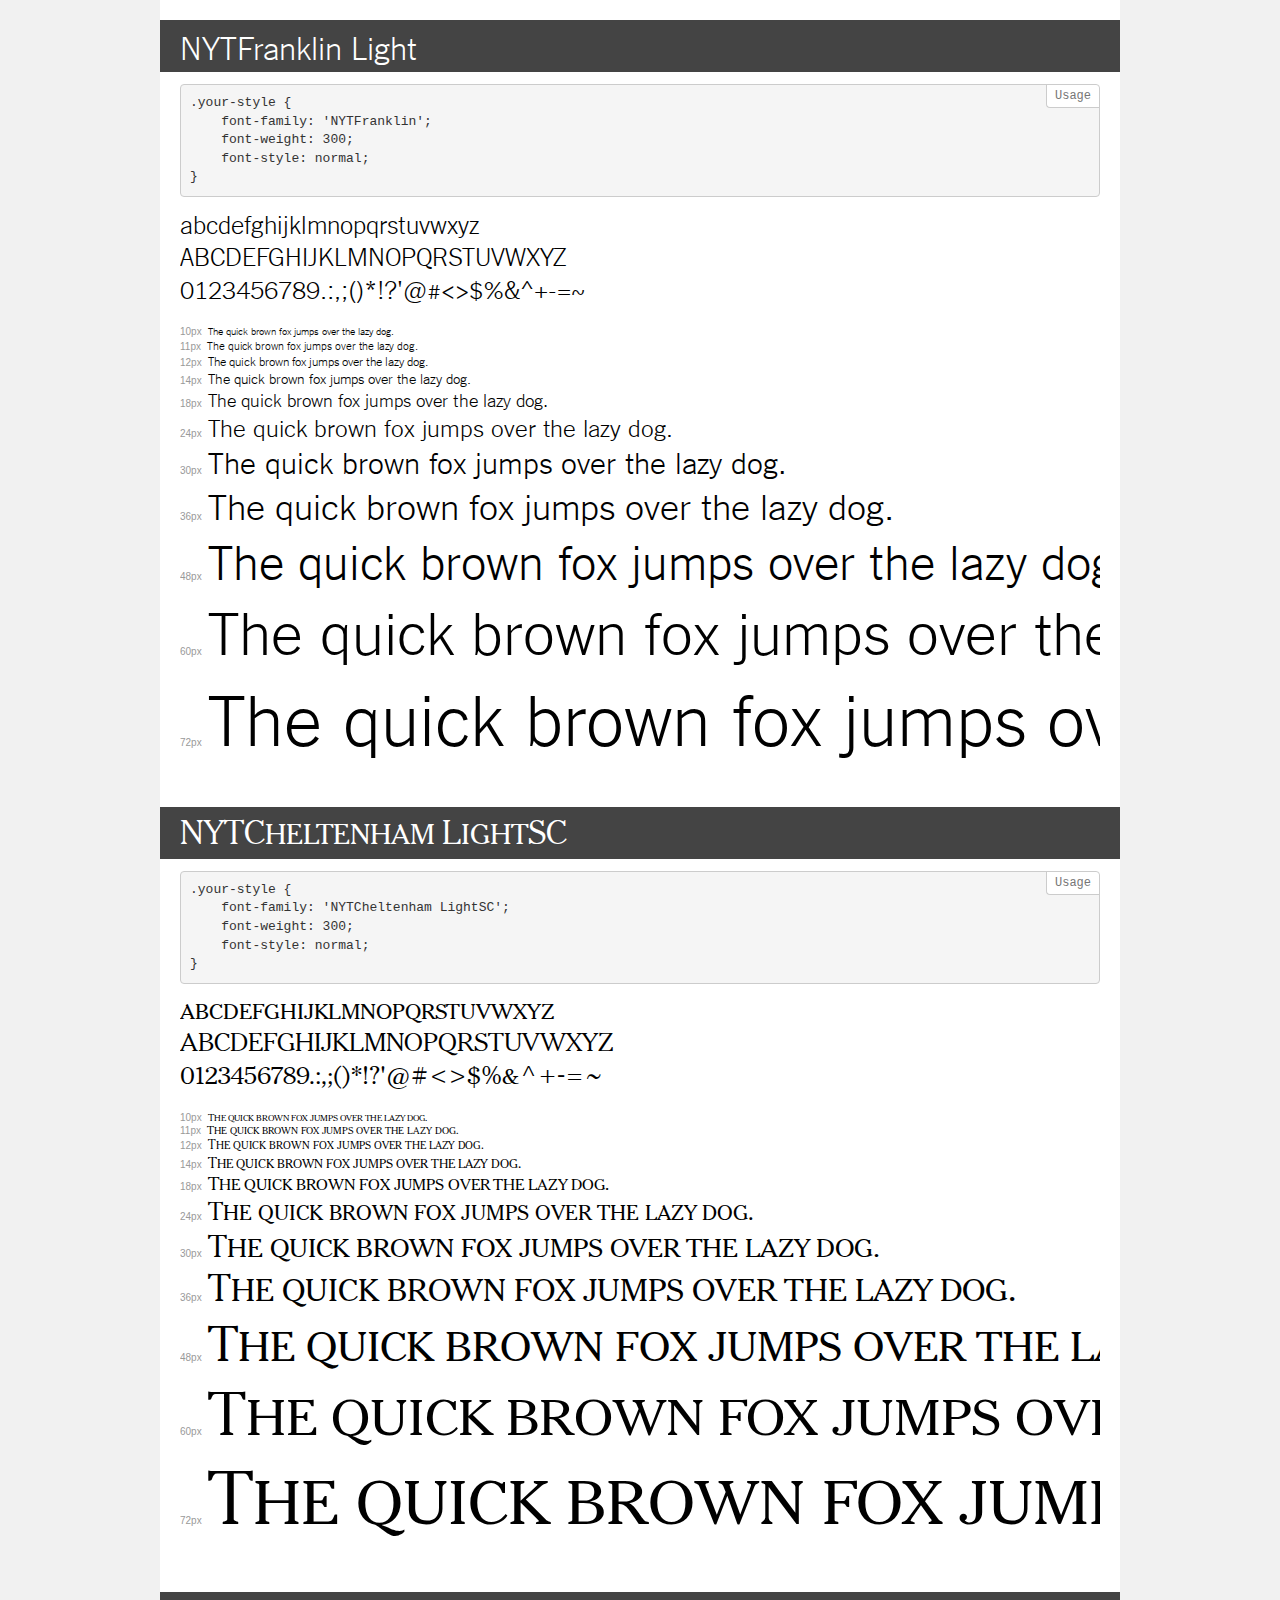
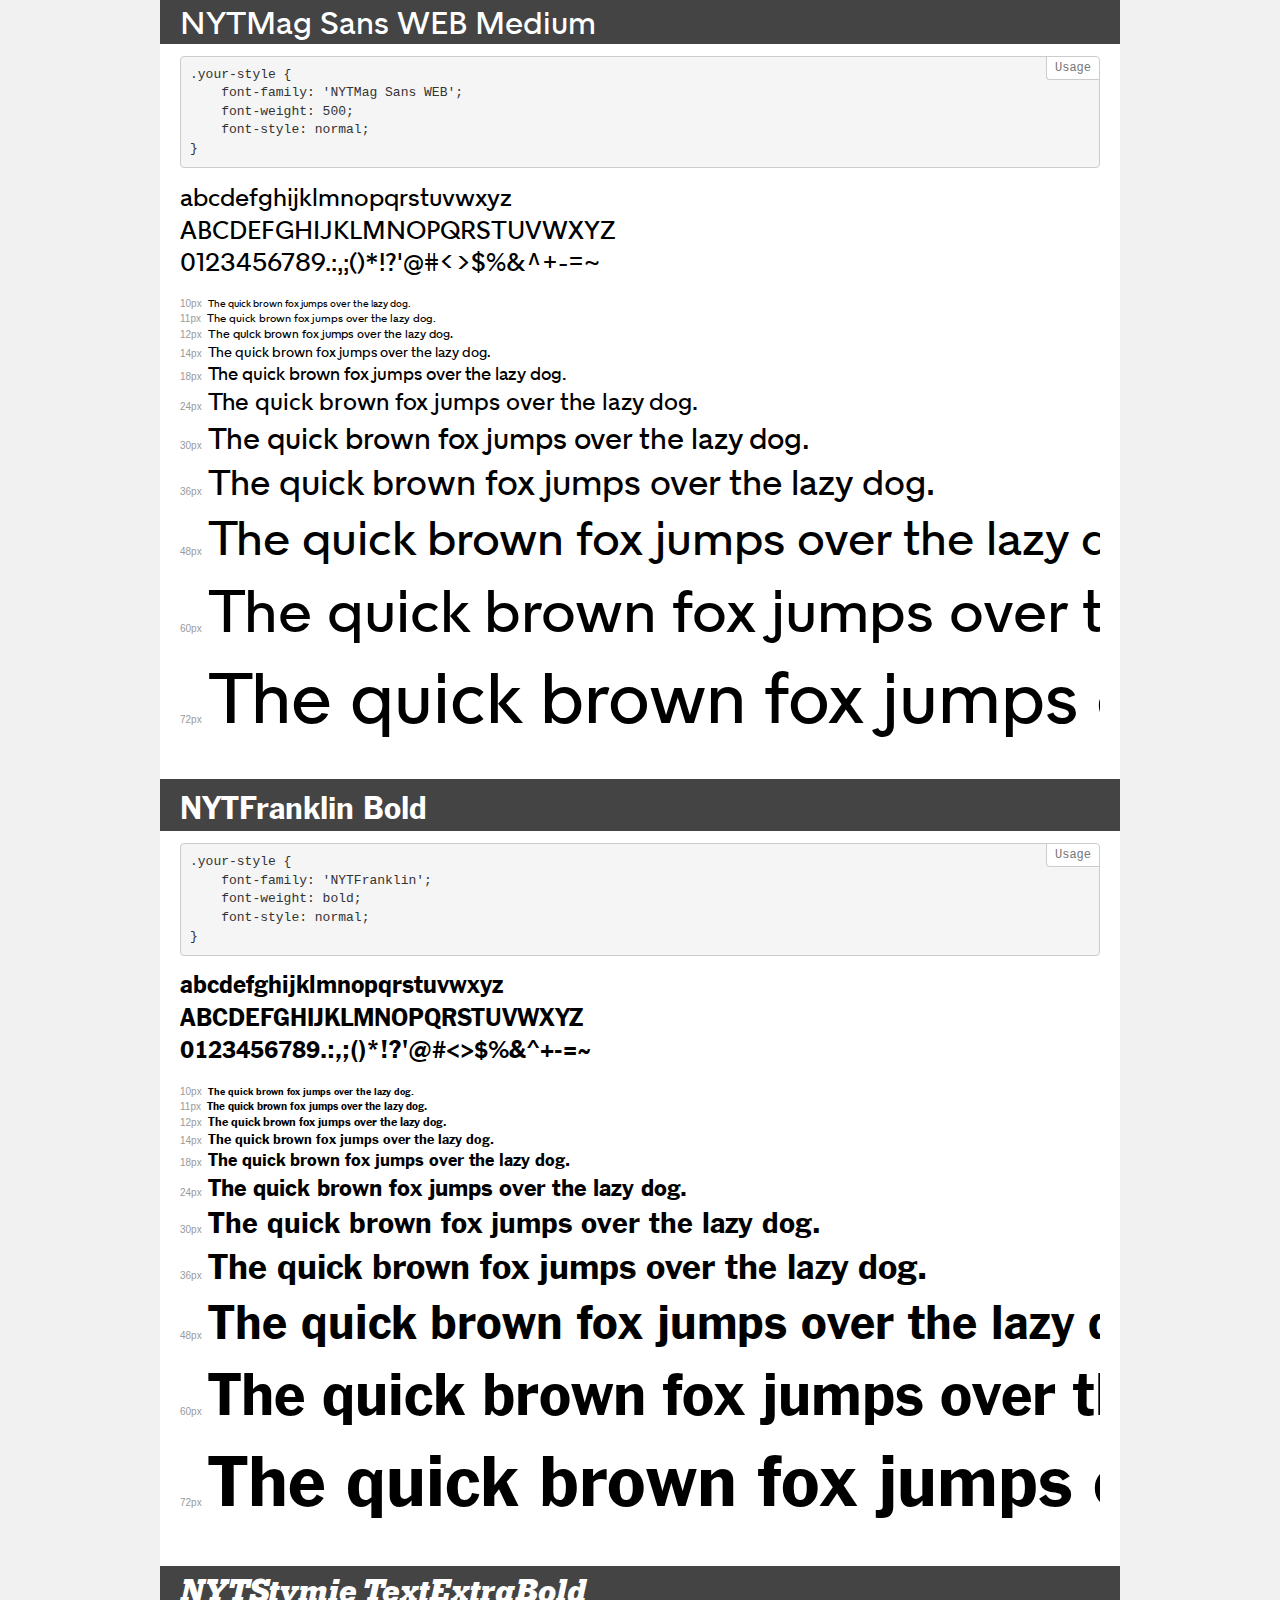
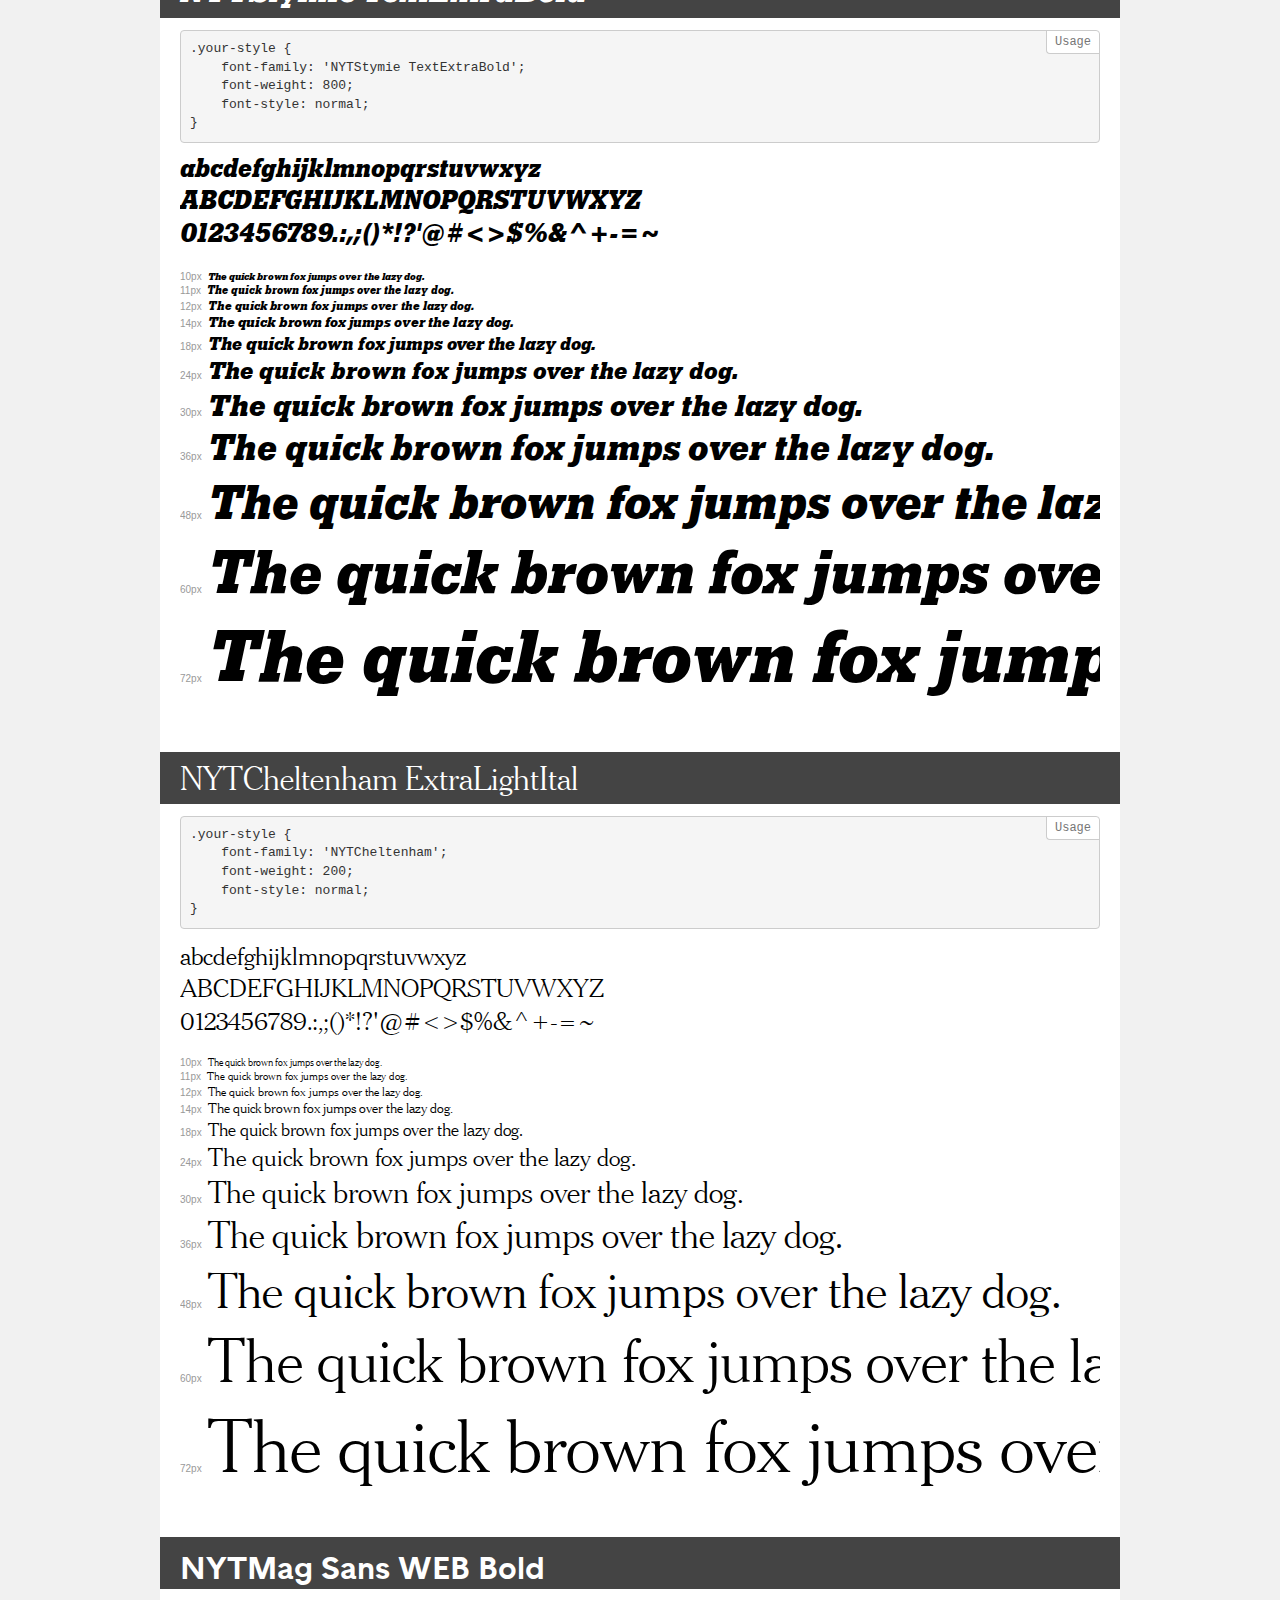
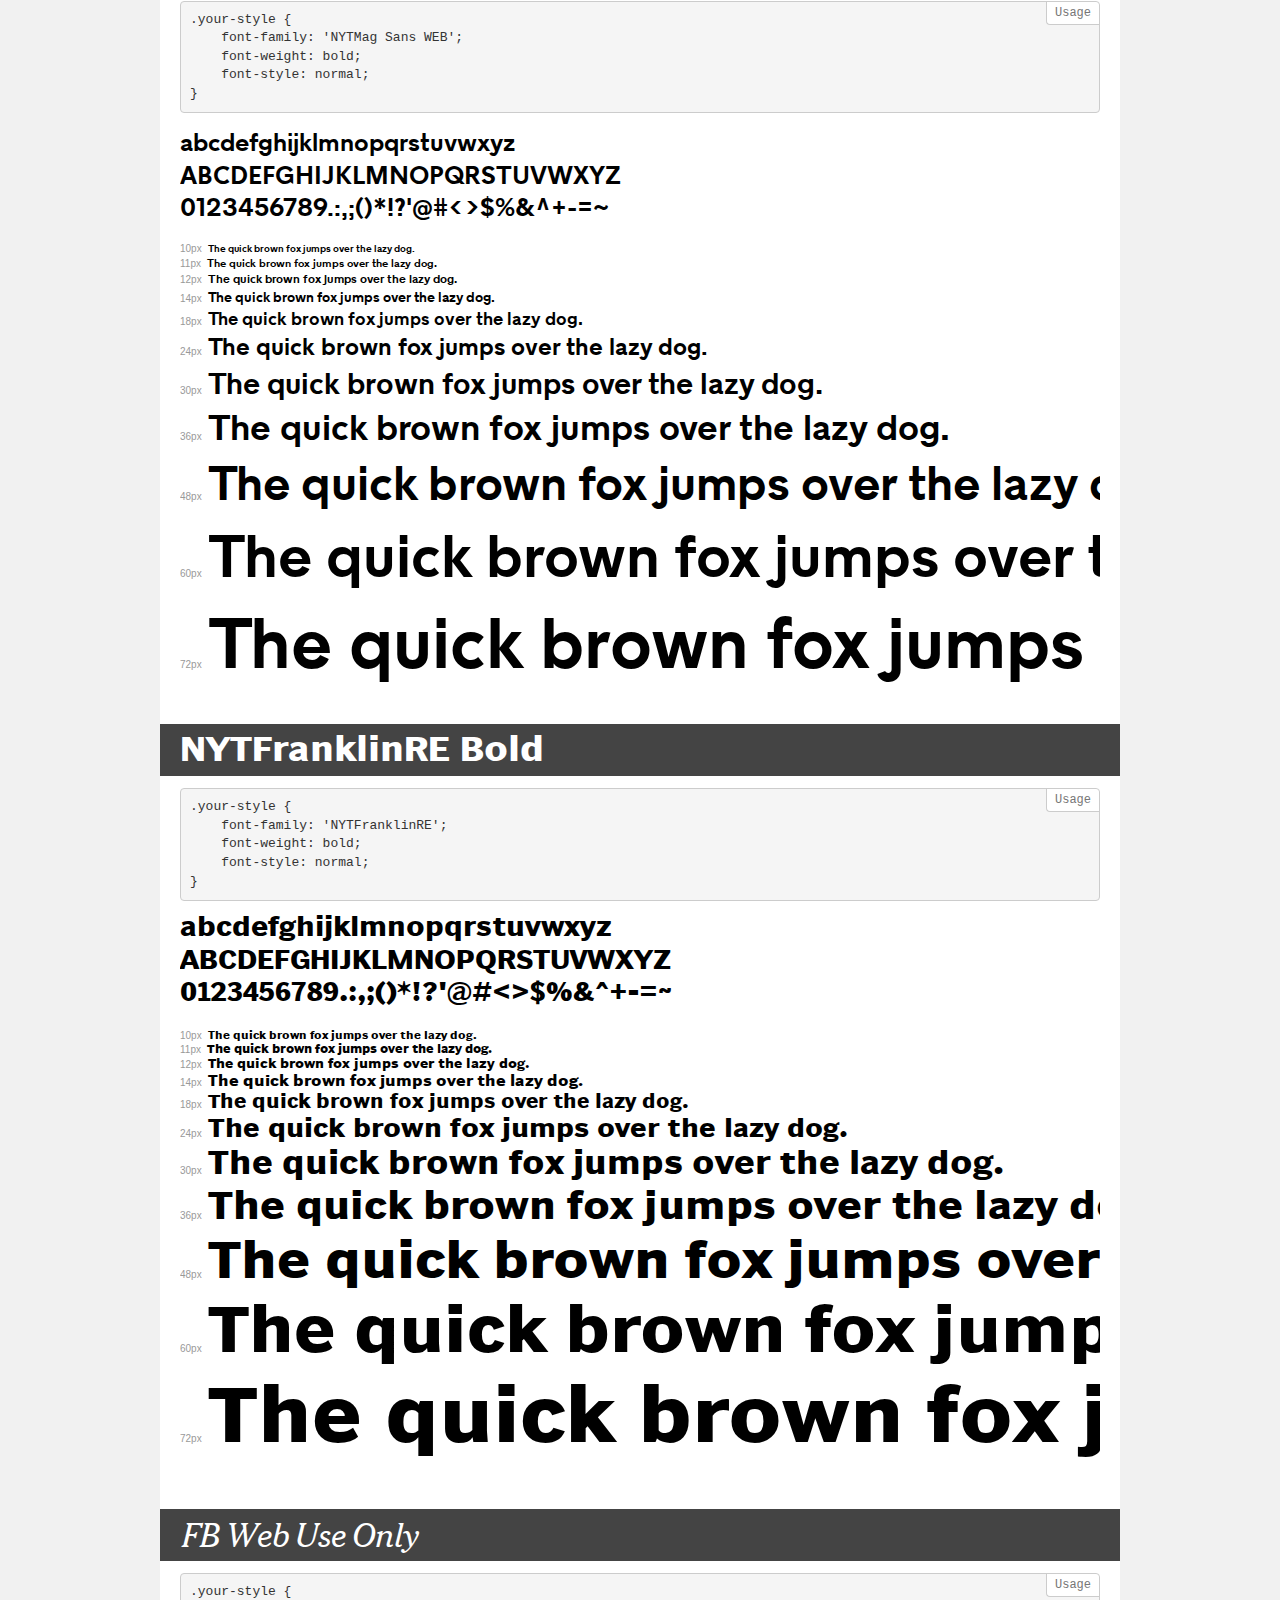
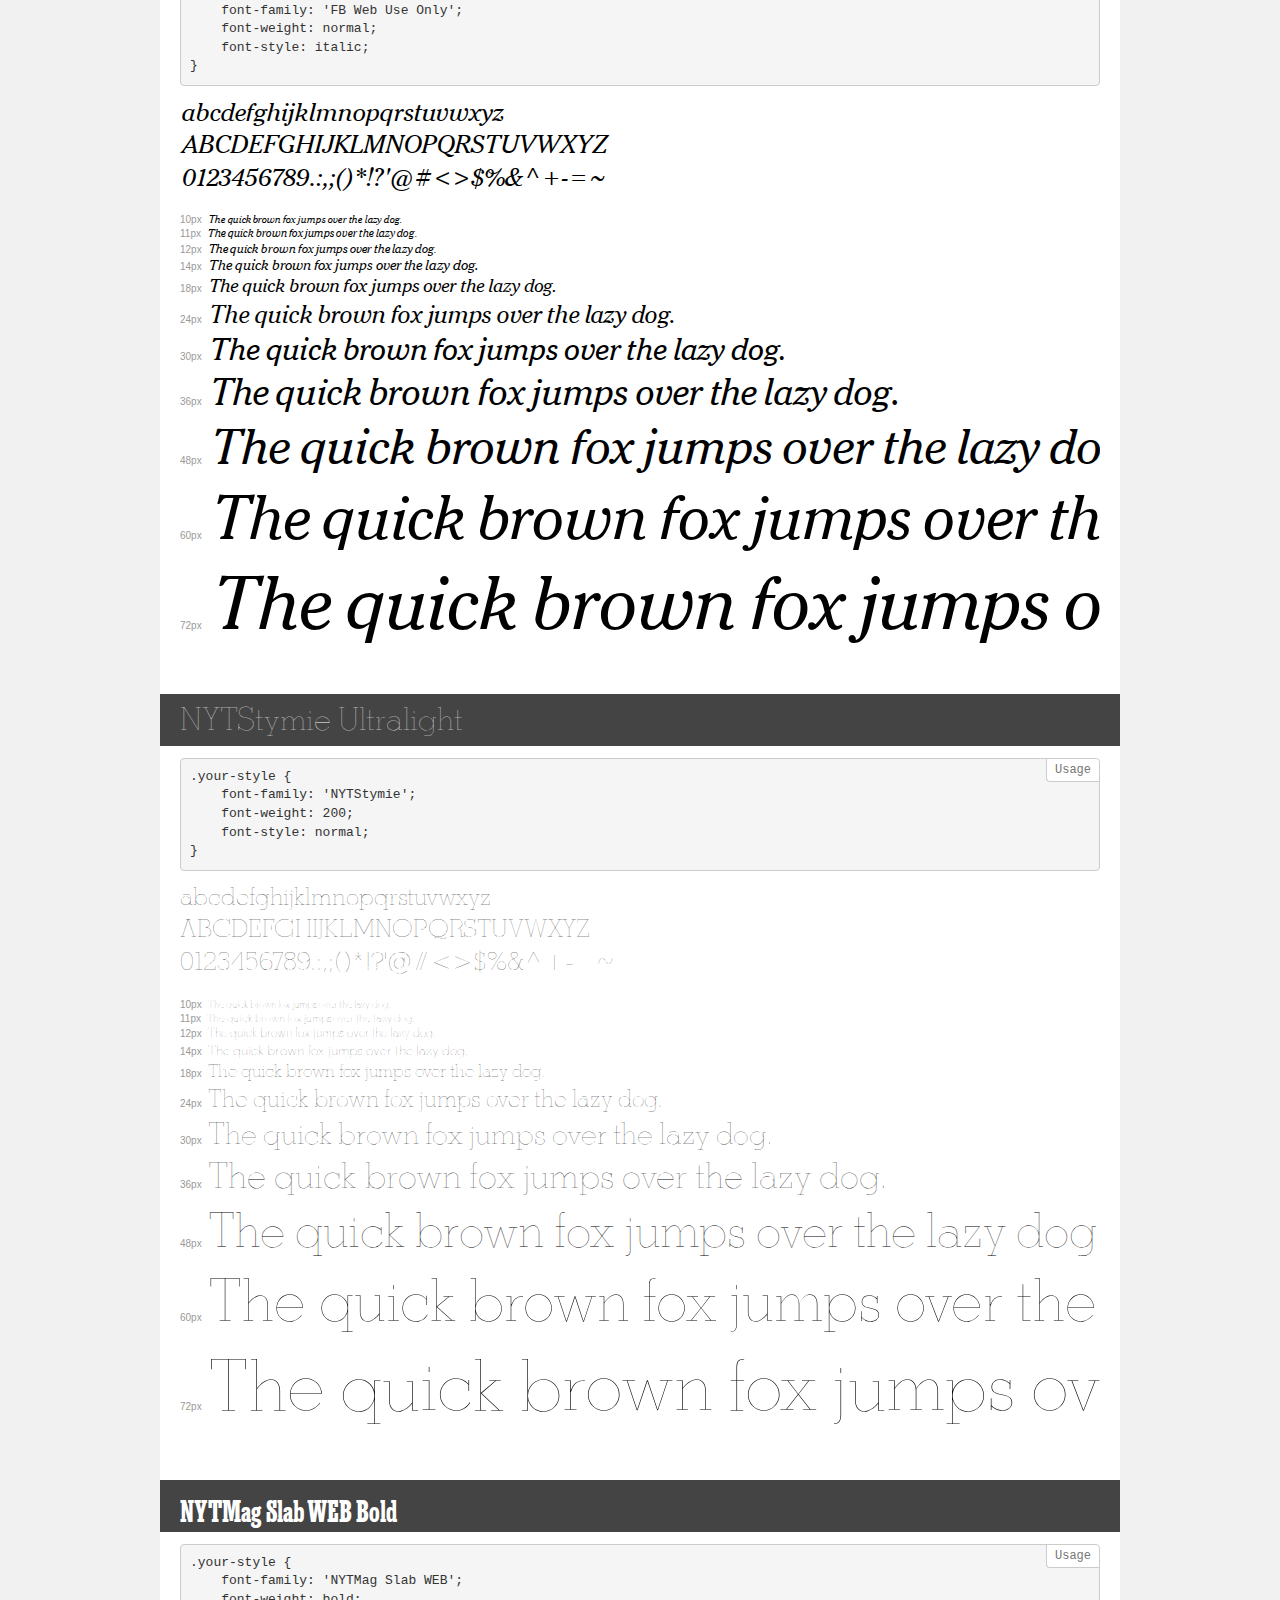
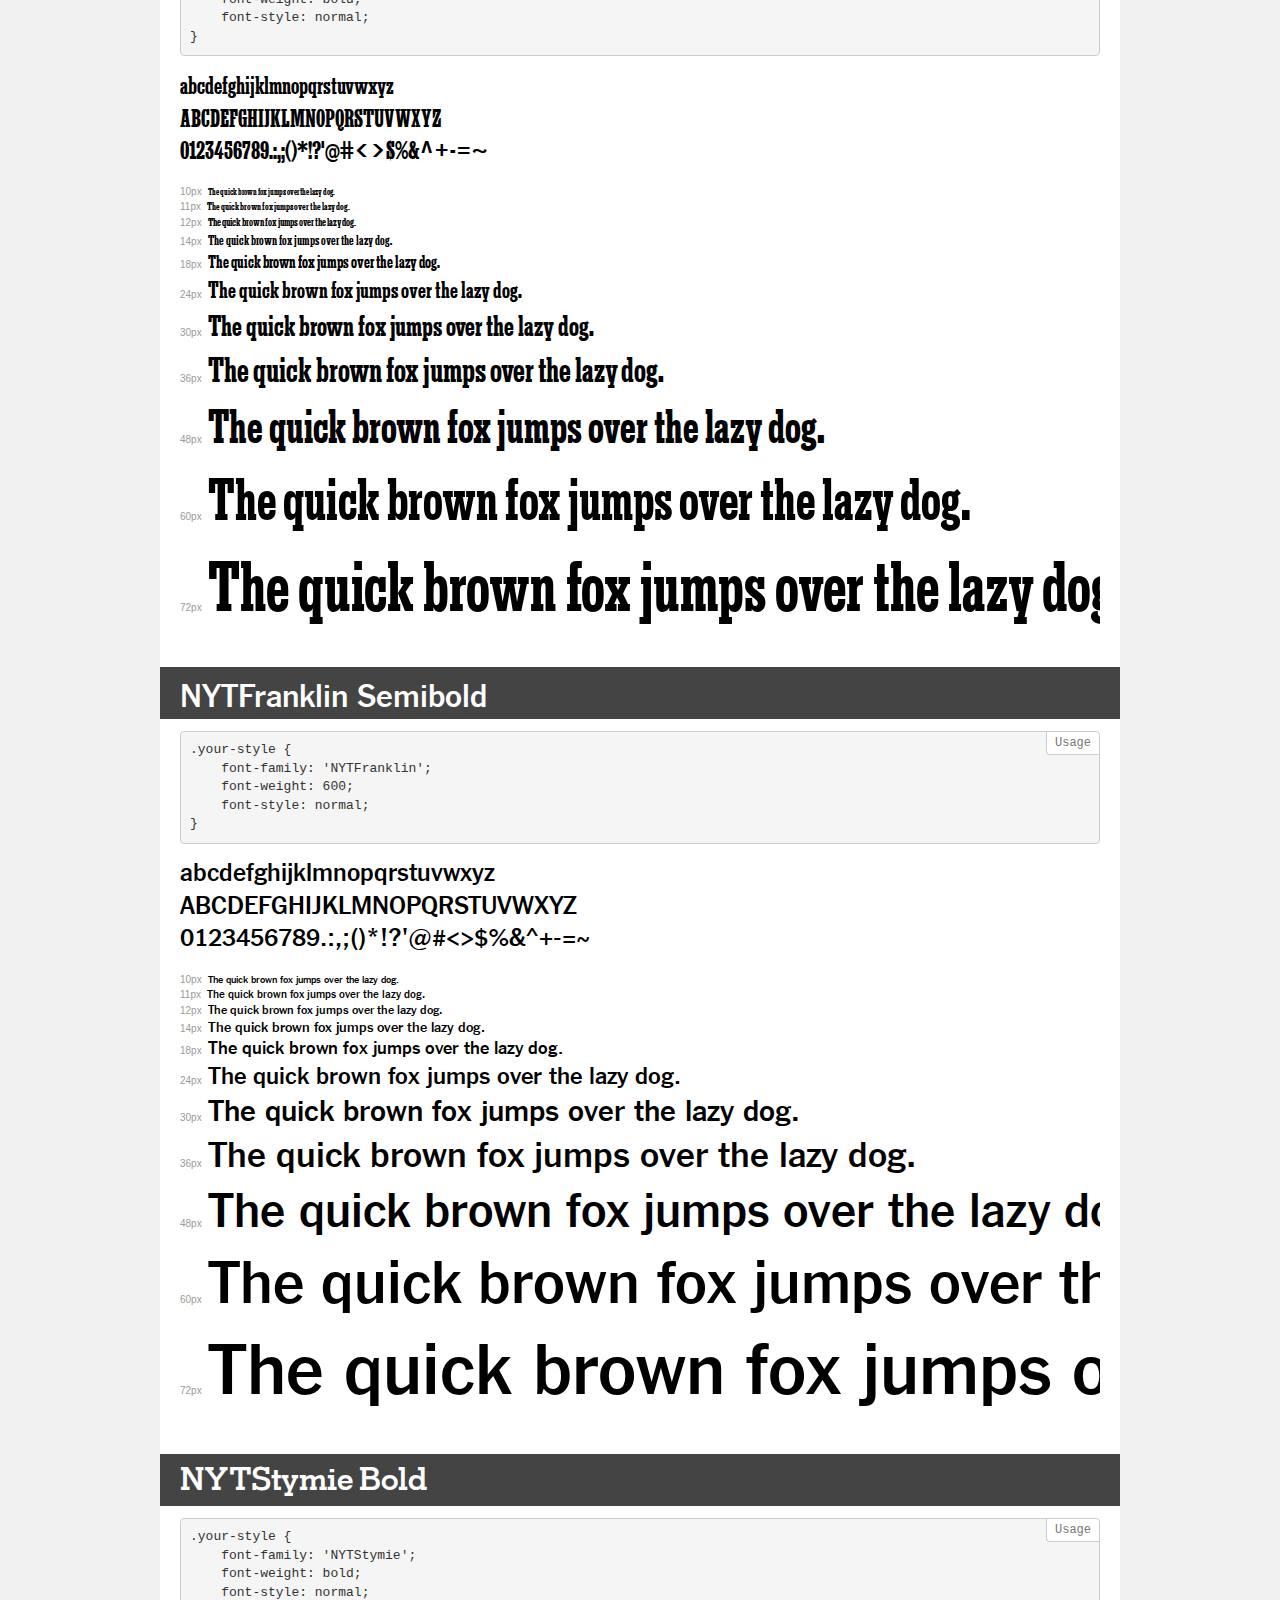
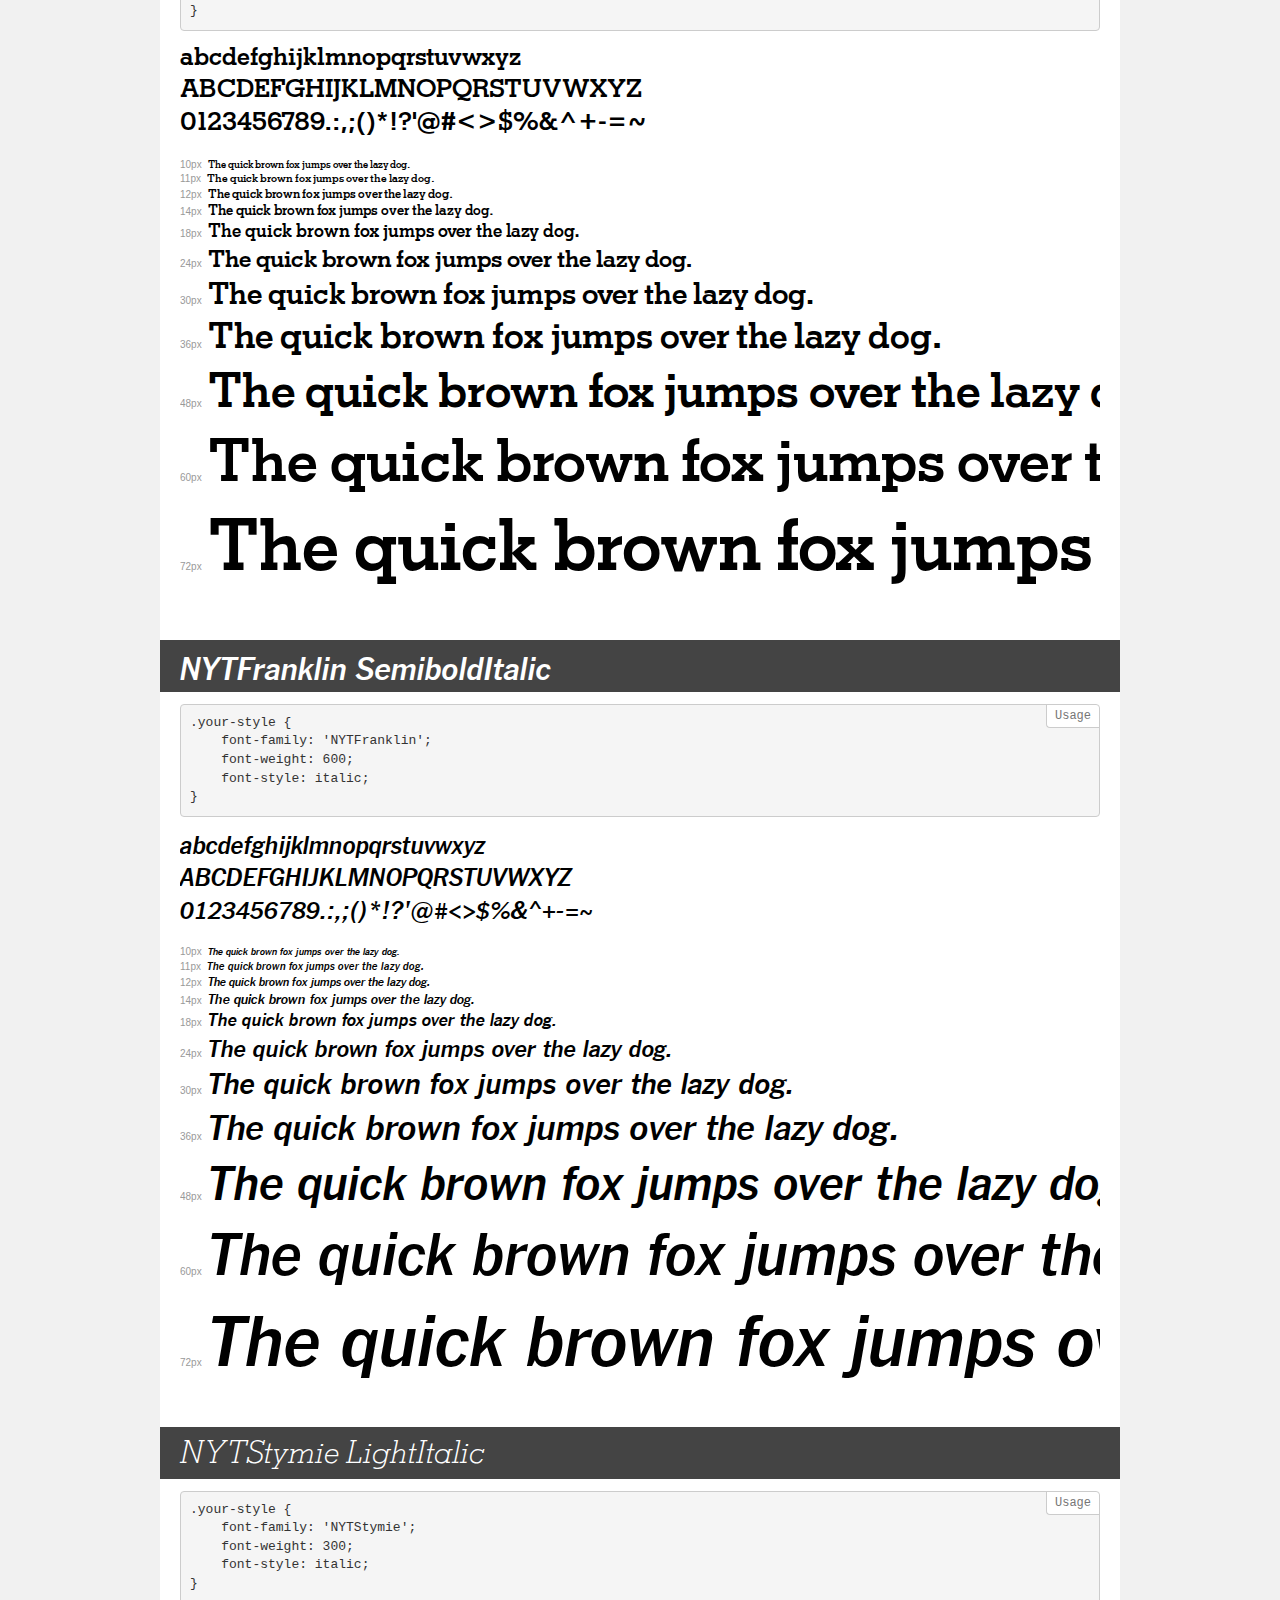
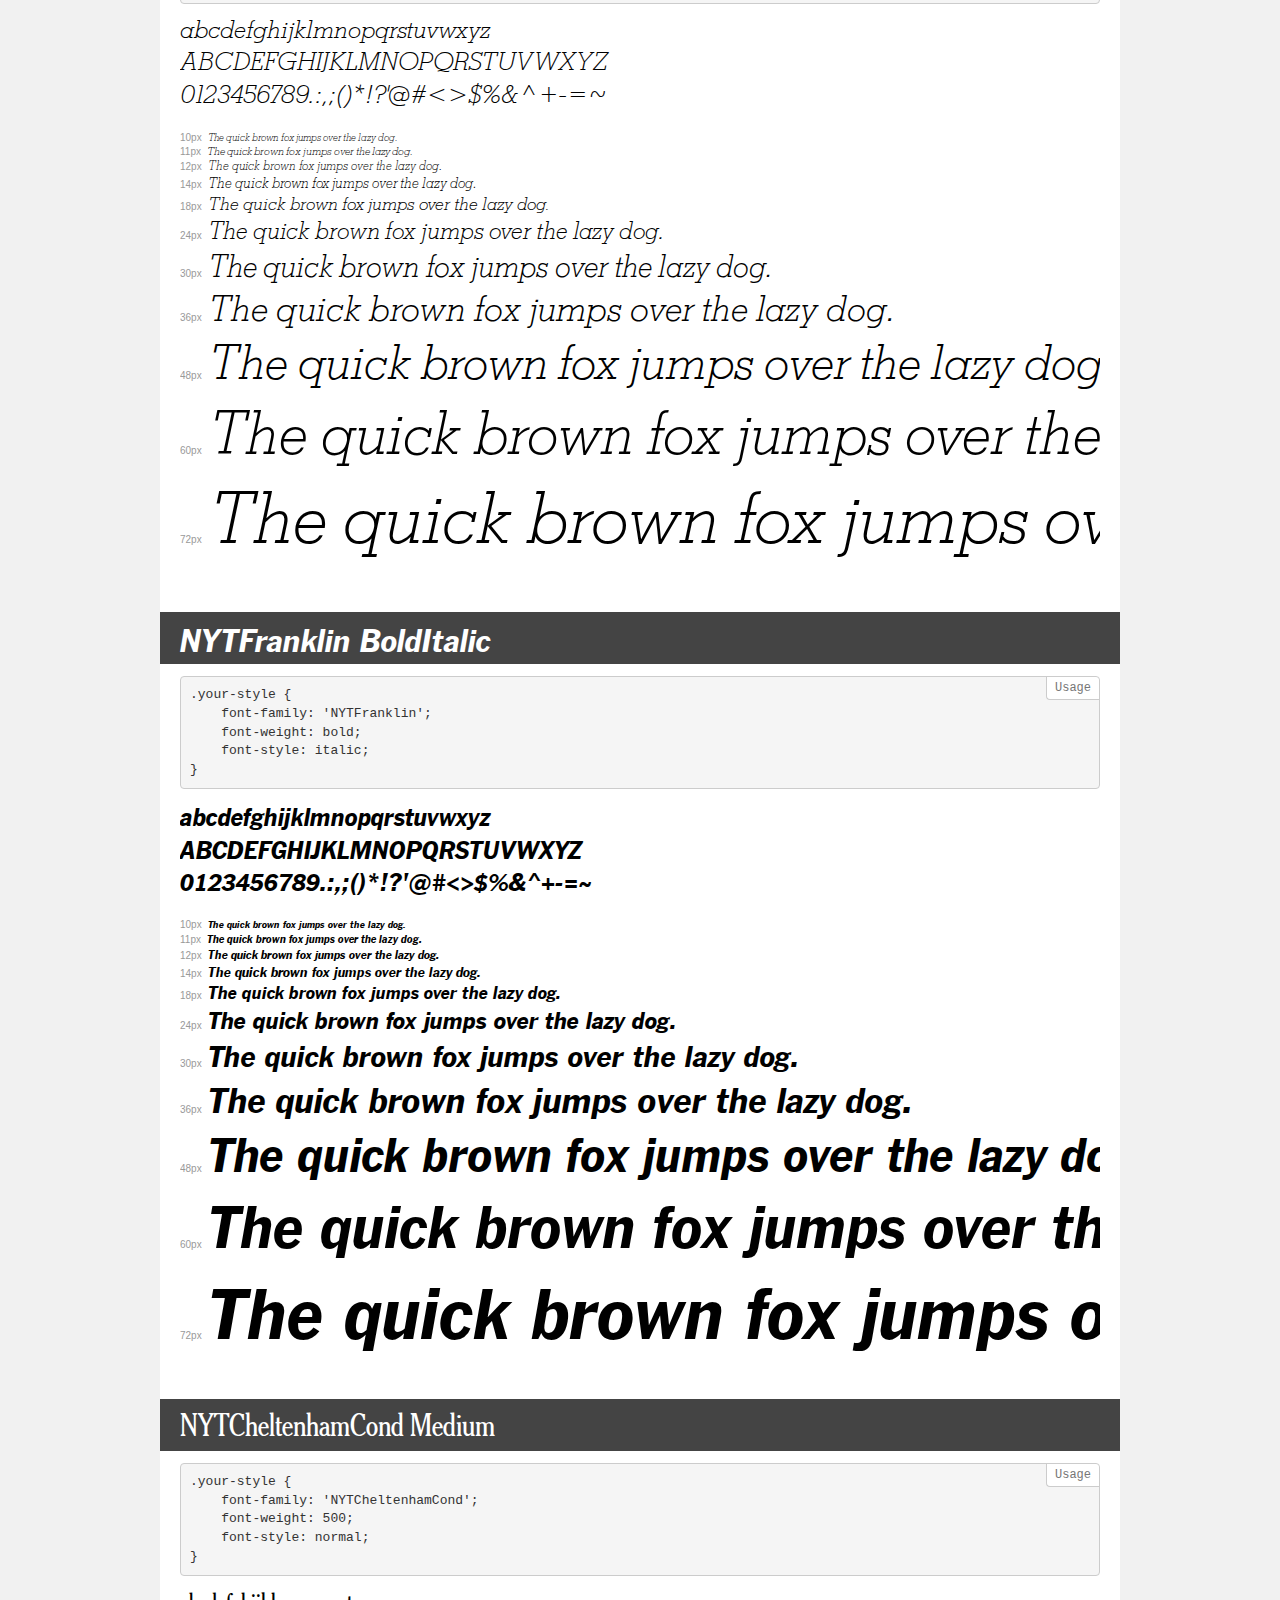
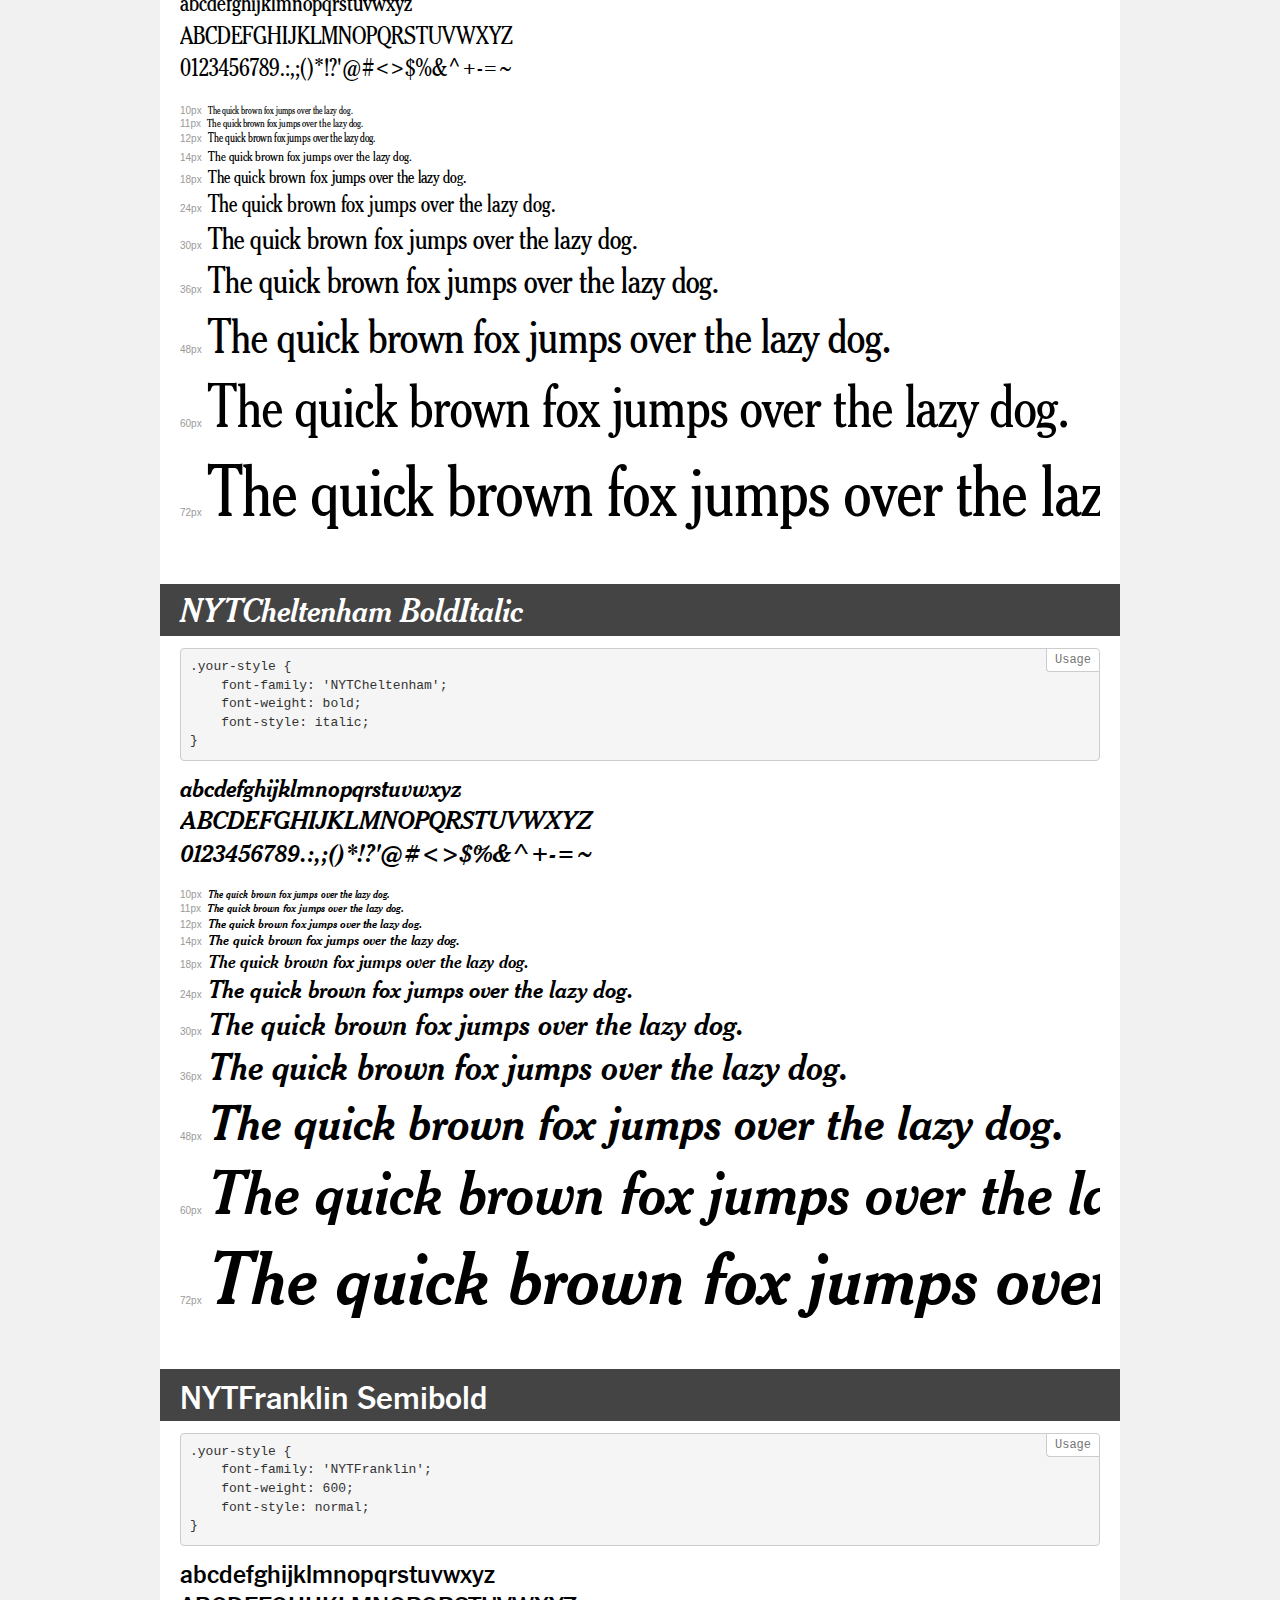
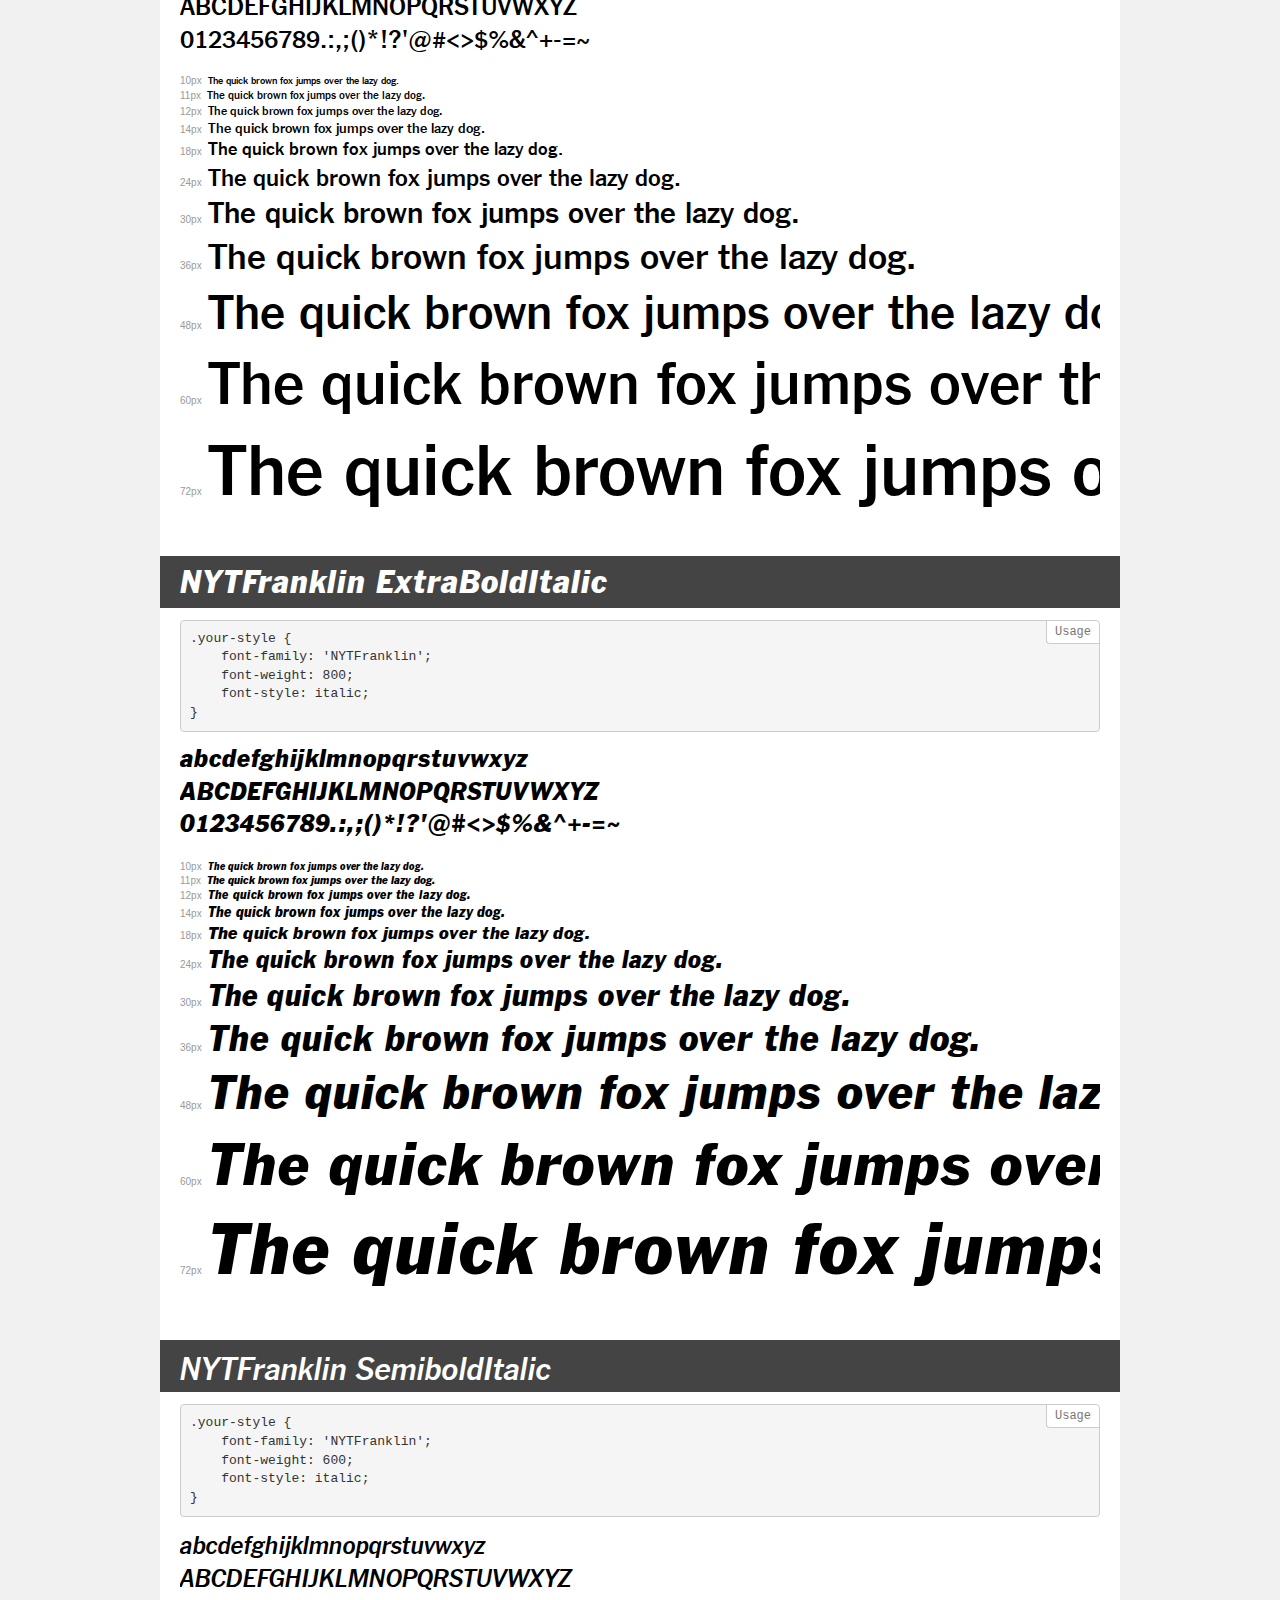
<file: Assets/Fonts/demo.html>
<!DOCTYPE html>
<html>
<head>
    <meta charset="utf-8">
    <meta http-equiv="X-UA-Compatible" content="IE=edge">
    <meta name="viewport" content="width=device-width, initial-scale=1">
    <meta name="robots" content="noindex, noarchive">
    <meta name="format-detection" content="telephone=no">
    <title>Transfonter demo</title>
    <link href="stylesheet.css" rel="stylesheet">
    <style>
        /*
        http://meyerweb.com/eric/tools/css/reset/
        v2.0 | 20110126
        License: none (public domain)
        */
        html, body, div, span, applet, object, iframe,
        h1, h2, h3, h4, h5, h6, p, blockquote, pre,
        a, abbr, acronym, address, big, cite, code,
        del, dfn, em, img, ins, kbd, q, s, samp,
        small, strike, strong, sub, sup, tt, var,
        b, u, i, center,
        dl, dt, dd, ol, ul, li,
        fieldset, form, label, legend,
        table, caption, tbody, tfoot, thead, tr, th, td,
        article, aside, canvas, details, embed,
        figure, figcaption, footer, header, hgroup,
        menu, nav, output, ruby, section, summary,
        time, mark, audio, video {
            margin: 0;
            padding: 0;
            border: 0;
            font-size: 100%;
            font: inherit;
            vertical-align: baseline;
        }
        /* HTML5 display-role reset for older browsers */
        article, aside, details, figcaption, figure,
        footer, header, hgroup, menu, nav, section {
            display: block;
        }
        body {
            line-height: 1;
        }
        ol, ul {
            list-style: none;
        }
        blockquote, q {
            quotes: none;
        }
        blockquote:before, blockquote:after,
        q:before, q:after {
            content: '';
            content: none;
        }
        table {
            border-collapse: collapse;
            border-spacing: 0;
        }
        /* common styles */
        body {
            background: #f1f1f1;
            color: #000;
        }
        .page {
            background: #fff;
            width: 920px;
            margin: 0 auto;
            padding: 20px 20px 0 20px;
            overflow: hidden;
        }
        .font-container {
            overflow-x: auto;
            overflow-y: hidden;
            margin-bottom: 40px;
            line-height: 1.3;
            white-space: nowrap;
            padding-bottom: 5px;
        }
        h1 {
            position: relative;
            background: #444;
            font-size: 32px;
            color: #fff;
            padding: 10px 20px;
            margin: 0 -20px 12px -20px;
        }
        .letters {
            font-size: 25px;
            margin-bottom: 20px;
        }
        .s10:before {
            content: '10px';
        }
        .s11:before {
            content: '11px';
        }
        .s12:before {
            content: '12px';
        }
        .s14:before {
            content: '14px';
        }
        .s18:before {
            content: '18px';
        }
        .s24:before {
            content: '24px';
        }
        .s30:before {
            content: '30px';
        }
        .s36:before {
            content: '36px';
        }
        .s48:before {
            content: '48px';
        }
        .s60:before {
            content: '60px';
        }
        .s72:before {
            content: '72px';
        }
        .s10:before, .s11:before, .s12:before, .s14:before,
        .s18:before, .s24:before, .s30:before, .s36:before,
        .s48:before, .s60:before, .s72:before {
            font-family: Arial, sans-serif;
            font-size: 10px;
            font-weight: normal;
            font-style: normal;
            color: #999;
            padding-right: 6px;
        }
        pre {
            display: block;
            position: relative;
            padding: 9px;
            margin: 0 0 10px;
            font-family: Monaco, Menlo, Consolas, "Courier New", monospace !important;
            font-size: 13px;
            line-height: 1.428571429;
            color: #333;
            font-weight: normal !important;
            font-style: normal !important;
            background-color: #f5f5f5;
            border: 1px solid #ccc;
            overflow-x: auto;
            border-radius: 4px;
        }
        pre:after {
            display: block;
            position: absolute;
            right: 0;
            top: 0;
            content: 'Usage';
            line-height: 1;
            padding: 5px 8px;
            font-size: 12px;
            color: #767676;
            background-color: #fff;
            border: 1px solid #ccc;
            border-right: none;
            border-top: none;
            border-radius: 0 4px 0 4px;
            z-index: 10;
        }
        /* responsive */
        @media (max-width: 959px) {
            .page {
                width: auto;
                margin: 0;
            }
        }
    </style>
</head>
<body>
<div class="page">
    <div class="demo" style="font-family: 'NYTFranklin'; font-weight: 300; font-style: normal;">
        <h1>NYTFranklin Light</h1>
        <pre>.your-style {
    font-family: 'NYTFranklin';
    font-weight: 300;
    font-style: normal;
}</pre>
        <div class="font-container">
            <p class="letters">
                abcdefghijklmnopqrstuvwxyz<br>
ABCDEFGHIJKLMNOPQRSTUVWXYZ<br>
                0123456789.:,;()*!?'@#<>$%&^+-=~
            </p>
            <p class="s10" style="font-size: 10px;">The quick brown fox jumps over the lazy dog.</p>
            <p class="s11" style="font-size: 11px;">The quick brown fox jumps over the lazy dog.</p>
            <p class="s12" style="font-size: 12px;">The quick brown fox jumps over the lazy dog.</p>
            <p class="s14" style="font-size: 14px;">The quick brown fox jumps over the lazy dog.</p>
            <p class="s18" style="font-size: 18px;">The quick brown fox jumps over the lazy dog.</p>
            <p class="s24" style="font-size: 24px;">The quick brown fox jumps over the lazy dog.</p>
            <p class="s30" style="font-size: 30px;">The quick brown fox jumps over the lazy dog.</p>
            <p class="s36" style="font-size: 36px;">The quick brown fox jumps over the lazy dog.</p>
            <p class="s48" style="font-size: 48px;">The quick brown fox jumps over the lazy dog.</p>
            <p class="s60" style="font-size: 60px;">The quick brown fox jumps over the lazy dog.</p>
            <p class="s72" style="font-size: 72px;">The quick brown fox jumps over the lazy dog.</p>
        </div>
    </div>
    <div class="demo" style="font-family: 'NYTCheltenham LightSC'; font-weight: 300; font-style: normal;">
        <h1>NYTCheltenham LightSC</h1>
        <pre>.your-style {
    font-family: 'NYTCheltenham LightSC';
    font-weight: 300;
    font-style: normal;
}</pre>
        <div class="font-container">
            <p class="letters">
                abcdefghijklmnopqrstuvwxyz<br>
ABCDEFGHIJKLMNOPQRSTUVWXYZ<br>
                0123456789.:,;()*!?'@#<>$%&^+-=~
            </p>
            <p class="s10" style="font-size: 10px;">The quick brown fox jumps over the lazy dog.</p>
            <p class="s11" style="font-size: 11px;">The quick brown fox jumps over the lazy dog.</p>
            <p class="s12" style="font-size: 12px;">The quick brown fox jumps over the lazy dog.</p>
            <p class="s14" style="font-size: 14px;">The quick brown fox jumps over the lazy dog.</p>
            <p class="s18" style="font-size: 18px;">The quick brown fox jumps over the lazy dog.</p>
            <p class="s24" style="font-size: 24px;">The quick brown fox jumps over the lazy dog.</p>
            <p class="s30" style="font-size: 30px;">The quick brown fox jumps over the lazy dog.</p>
            <p class="s36" style="font-size: 36px;">The quick brown fox jumps over the lazy dog.</p>
            <p class="s48" style="font-size: 48px;">The quick brown fox jumps over the lazy dog.</p>
            <p class="s60" style="font-size: 60px;">The quick brown fox jumps over the lazy dog.</p>
            <p class="s72" style="font-size: 72px;">The quick brown fox jumps over the lazy dog.</p>
        </div>
    </div>
    <div class="demo" style="font-family: 'NYTMag Sans WEB'; font-weight: 500; font-style: normal;">
        <h1>NYTMag Sans WEB Medium</h1>
        <pre>.your-style {
    font-family: 'NYTMag Sans WEB';
    font-weight: 500;
    font-style: normal;
}</pre>
        <div class="font-container">
            <p class="letters">
                abcdefghijklmnopqrstuvwxyz<br>
ABCDEFGHIJKLMNOPQRSTUVWXYZ<br>
                0123456789.:,;()*!?'@#<>$%&^+-=~
            </p>
            <p class="s10" style="font-size: 10px;">The quick brown fox jumps over the lazy dog.</p>
            <p class="s11" style="font-size: 11px;">The quick brown fox jumps over the lazy dog.</p>
            <p class="s12" style="font-size: 12px;">The quick brown fox jumps over the lazy dog.</p>
            <p class="s14" style="font-size: 14px;">The quick brown fox jumps over the lazy dog.</p>
            <p class="s18" style="font-size: 18px;">The quick brown fox jumps over the lazy dog.</p>
            <p class="s24" style="font-size: 24px;">The quick brown fox jumps over the lazy dog.</p>
            <p class="s30" style="font-size: 30px;">The quick brown fox jumps over the lazy dog.</p>
            <p class="s36" style="font-size: 36px;">The quick brown fox jumps over the lazy dog.</p>
            <p class="s48" style="font-size: 48px;">The quick brown fox jumps over the lazy dog.</p>
            <p class="s60" style="font-size: 60px;">The quick brown fox jumps over the lazy dog.</p>
            <p class="s72" style="font-size: 72px;">The quick brown fox jumps over the lazy dog.</p>
        </div>
    </div>
    <div class="demo" style="font-family: 'NYTFranklin'; font-weight: bold; font-style: normal;">
        <h1>NYTFranklin Bold</h1>
        <pre>.your-style {
    font-family: 'NYTFranklin';
    font-weight: bold;
    font-style: normal;
}</pre>
        <div class="font-container">
            <p class="letters">
                abcdefghijklmnopqrstuvwxyz<br>
ABCDEFGHIJKLMNOPQRSTUVWXYZ<br>
                0123456789.:,;()*!?'@#<>$%&^+-=~
            </p>
            <p class="s10" style="font-size: 10px;">The quick brown fox jumps over the lazy dog.</p>
            <p class="s11" style="font-size: 11px;">The quick brown fox jumps over the lazy dog.</p>
            <p class="s12" style="font-size: 12px;">The quick brown fox jumps over the lazy dog.</p>
            <p class="s14" style="font-size: 14px;">The quick brown fox jumps over the lazy dog.</p>
            <p class="s18" style="font-size: 18px;">The quick brown fox jumps over the lazy dog.</p>
            <p class="s24" style="font-size: 24px;">The quick brown fox jumps over the lazy dog.</p>
            <p class="s30" style="font-size: 30px;">The quick brown fox jumps over the lazy dog.</p>
            <p class="s36" style="font-size: 36px;">The quick brown fox jumps over the lazy dog.</p>
            <p class="s48" style="font-size: 48px;">The quick brown fox jumps over the lazy dog.</p>
            <p class="s60" style="font-size: 60px;">The quick brown fox jumps over the lazy dog.</p>
            <p class="s72" style="font-size: 72px;">The quick brown fox jumps over the lazy dog.</p>
        </div>
    </div>
    <div class="demo" style="font-family: 'NYTStymie TextExtraBold'; font-weight: 800; font-style: normal;">
        <h1>NYTStymie TextExtraBold</h1>
        <pre>.your-style {
    font-family: 'NYTStymie TextExtraBold';
    font-weight: 800;
    font-style: normal;
}</pre>
        <div class="font-container">
            <p class="letters">
                abcdefghijklmnopqrstuvwxyz<br>
ABCDEFGHIJKLMNOPQRSTUVWXYZ<br>
                0123456789.:,;()*!?'@#<>$%&^+-=~
            </p>
            <p class="s10" style="font-size: 10px;">The quick brown fox jumps over the lazy dog.</p>
            <p class="s11" style="font-size: 11px;">The quick brown fox jumps over the lazy dog.</p>
            <p class="s12" style="font-size: 12px;">The quick brown fox jumps over the lazy dog.</p>
            <p class="s14" style="font-size: 14px;">The quick brown fox jumps over the lazy dog.</p>
            <p class="s18" style="font-size: 18px;">The quick brown fox jumps over the lazy dog.</p>
            <p class="s24" style="font-size: 24px;">The quick brown fox jumps over the lazy dog.</p>
            <p class="s30" style="font-size: 30px;">The quick brown fox jumps over the lazy dog.</p>
            <p class="s36" style="font-size: 36px;">The quick brown fox jumps over the lazy dog.</p>
            <p class="s48" style="font-size: 48px;">The quick brown fox jumps over the lazy dog.</p>
            <p class="s60" style="font-size: 60px;">The quick brown fox jumps over the lazy dog.</p>
            <p class="s72" style="font-size: 72px;">The quick brown fox jumps over the lazy dog.</p>
        </div>
    </div>
    <div class="demo" style="font-family: 'NYTCheltenham'; font-weight: 200; font-style: normal;">
        <h1>NYTCheltenham ExtraLightItal</h1>
        <pre>.your-style {
    font-family: 'NYTCheltenham';
    font-weight: 200;
    font-style: normal;
}</pre>
        <div class="font-container">
            <p class="letters">
                abcdefghijklmnopqrstuvwxyz<br>
ABCDEFGHIJKLMNOPQRSTUVWXYZ<br>
                0123456789.:,;()*!?'@#<>$%&^+-=~
            </p>
            <p class="s10" style="font-size: 10px;">The quick brown fox jumps over the lazy dog.</p>
            <p class="s11" style="font-size: 11px;">The quick brown fox jumps over the lazy dog.</p>
            <p class="s12" style="font-size: 12px;">The quick brown fox jumps over the lazy dog.</p>
            <p class="s14" style="font-size: 14px;">The quick brown fox jumps over the lazy dog.</p>
            <p class="s18" style="font-size: 18px;">The quick brown fox jumps over the lazy dog.</p>
            <p class="s24" style="font-size: 24px;">The quick brown fox jumps over the lazy dog.</p>
            <p class="s30" style="font-size: 30px;">The quick brown fox jumps over the lazy dog.</p>
            <p class="s36" style="font-size: 36px;">The quick brown fox jumps over the lazy dog.</p>
            <p class="s48" style="font-size: 48px;">The quick brown fox jumps over the lazy dog.</p>
            <p class="s60" style="font-size: 60px;">The quick brown fox jumps over the lazy dog.</p>
            <p class="s72" style="font-size: 72px;">The quick brown fox jumps over the lazy dog.</p>
        </div>
    </div>
    <div class="demo" style="font-family: 'NYTMag Sans WEB'; font-weight: bold; font-style: normal;">
        <h1>NYTMag Sans WEB Bold</h1>
        <pre>.your-style {
    font-family: 'NYTMag Sans WEB';
    font-weight: bold;
    font-style: normal;
}</pre>
        <div class="font-container">
            <p class="letters">
                abcdefghijklmnopqrstuvwxyz<br>
ABCDEFGHIJKLMNOPQRSTUVWXYZ<br>
                0123456789.:,;()*!?'@#<>$%&^+-=~
            </p>
            <p class="s10" style="font-size: 10px;">The quick brown fox jumps over the lazy dog.</p>
            <p class="s11" style="font-size: 11px;">The quick brown fox jumps over the lazy dog.</p>
            <p class="s12" style="font-size: 12px;">The quick brown fox jumps over the lazy dog.</p>
            <p class="s14" style="font-size: 14px;">The quick brown fox jumps over the lazy dog.</p>
            <p class="s18" style="font-size: 18px;">The quick brown fox jumps over the lazy dog.</p>
            <p class="s24" style="font-size: 24px;">The quick brown fox jumps over the lazy dog.</p>
            <p class="s30" style="font-size: 30px;">The quick brown fox jumps over the lazy dog.</p>
            <p class="s36" style="font-size: 36px;">The quick brown fox jumps over the lazy dog.</p>
            <p class="s48" style="font-size: 48px;">The quick brown fox jumps over the lazy dog.</p>
            <p class="s60" style="font-size: 60px;">The quick brown fox jumps over the lazy dog.</p>
            <p class="s72" style="font-size: 72px;">The quick brown fox jumps over the lazy dog.</p>
        </div>
    </div>
    <div class="demo" style="font-family: 'NYTFranklinRE'; font-weight: bold; font-style: normal;">
        <h1>NYTFranklinRE Bold</h1>
        <pre>.your-style {
    font-family: 'NYTFranklinRE';
    font-weight: bold;
    font-style: normal;
}</pre>
        <div class="font-container">
            <p class="letters">
                abcdefghijklmnopqrstuvwxyz<br>
ABCDEFGHIJKLMNOPQRSTUVWXYZ<br>
                0123456789.:,;()*!?'@#<>$%&^+-=~
            </p>
            <p class="s10" style="font-size: 10px;">The quick brown fox jumps over the lazy dog.</p>
            <p class="s11" style="font-size: 11px;">The quick brown fox jumps over the lazy dog.</p>
            <p class="s12" style="font-size: 12px;">The quick brown fox jumps over the lazy dog.</p>
            <p class="s14" style="font-size: 14px;">The quick brown fox jumps over the lazy dog.</p>
            <p class="s18" style="font-size: 18px;">The quick brown fox jumps over the lazy dog.</p>
            <p class="s24" style="font-size: 24px;">The quick brown fox jumps over the lazy dog.</p>
            <p class="s30" style="font-size: 30px;">The quick brown fox jumps over the lazy dog.</p>
            <p class="s36" style="font-size: 36px;">The quick brown fox jumps over the lazy dog.</p>
            <p class="s48" style="font-size: 48px;">The quick brown fox jumps over the lazy dog.</p>
            <p class="s60" style="font-size: 60px;">The quick brown fox jumps over the lazy dog.</p>
            <p class="s72" style="font-size: 72px;">The quick brown fox jumps over the lazy dog.</p>
        </div>
    </div>
    <div class="demo" style="font-family: 'FB Web Use Only'; font-weight: normal; font-style: italic;">
        <h1>FB Web Use Only</h1>
        <pre>.your-style {
    font-family: 'FB Web Use Only';
    font-weight: normal;
    font-style: italic;
}</pre>
        <div class="font-container">
            <p class="letters">
                abcdefghijklmnopqrstuvwxyz<br>
ABCDEFGHIJKLMNOPQRSTUVWXYZ<br>
                0123456789.:,;()*!?'@#<>$%&^+-=~
            </p>
            <p class="s10" style="font-size: 10px;">The quick brown fox jumps over the lazy dog.</p>
            <p class="s11" style="font-size: 11px;">The quick brown fox jumps over the lazy dog.</p>
            <p class="s12" style="font-size: 12px;">The quick brown fox jumps over the lazy dog.</p>
            <p class="s14" style="font-size: 14px;">The quick brown fox jumps over the lazy dog.</p>
            <p class="s18" style="font-size: 18px;">The quick brown fox jumps over the lazy dog.</p>
            <p class="s24" style="font-size: 24px;">The quick brown fox jumps over the lazy dog.</p>
            <p class="s30" style="font-size: 30px;">The quick brown fox jumps over the lazy dog.</p>
            <p class="s36" style="font-size: 36px;">The quick brown fox jumps over the lazy dog.</p>
            <p class="s48" style="font-size: 48px;">The quick brown fox jumps over the lazy dog.</p>
            <p class="s60" style="font-size: 60px;">The quick brown fox jumps over the lazy dog.</p>
            <p class="s72" style="font-size: 72px;">The quick brown fox jumps over the lazy dog.</p>
        </div>
    </div>
    <div class="demo" style="font-family: 'NYTStymie'; font-weight: 200; font-style: normal;">
        <h1>NYTStymie Ultralight</h1>
        <pre>.your-style {
    font-family: 'NYTStymie';
    font-weight: 200;
    font-style: normal;
}</pre>
        <div class="font-container">
            <p class="letters">
                abcdefghijklmnopqrstuvwxyz<br>
ABCDEFGHIJKLMNOPQRSTUVWXYZ<br>
                0123456789.:,;()*!?'@#<>$%&^+-=~
            </p>
            <p class="s10" style="font-size: 10px;">The quick brown fox jumps over the lazy dog.</p>
            <p class="s11" style="font-size: 11px;">The quick brown fox jumps over the lazy dog.</p>
            <p class="s12" style="font-size: 12px;">The quick brown fox jumps over the lazy dog.</p>
            <p class="s14" style="font-size: 14px;">The quick brown fox jumps over the lazy dog.</p>
            <p class="s18" style="font-size: 18px;">The quick brown fox jumps over the lazy dog.</p>
            <p class="s24" style="font-size: 24px;">The quick brown fox jumps over the lazy dog.</p>
            <p class="s30" style="font-size: 30px;">The quick brown fox jumps over the lazy dog.</p>
            <p class="s36" style="font-size: 36px;">The quick brown fox jumps over the lazy dog.</p>
            <p class="s48" style="font-size: 48px;">The quick brown fox jumps over the lazy dog.</p>
            <p class="s60" style="font-size: 60px;">The quick brown fox jumps over the lazy dog.</p>
            <p class="s72" style="font-size: 72px;">The quick brown fox jumps over the lazy dog.</p>
        </div>
    </div>
    <div class="demo" style="font-family: 'NYTMag Slab WEB'; font-weight: bold; font-style: normal;">
        <h1>NYTMag Slab WEB Bold</h1>
        <pre>.your-style {
    font-family: 'NYTMag Slab WEB';
    font-weight: bold;
    font-style: normal;
}</pre>
        <div class="font-container">
            <p class="letters">
                abcdefghijklmnopqrstuvwxyz<br>
ABCDEFGHIJKLMNOPQRSTUVWXYZ<br>
                0123456789.:,;()*!?'@#<>$%&^+-=~
            </p>
            <p class="s10" style="font-size: 10px;">The quick brown fox jumps over the lazy dog.</p>
            <p class="s11" style="font-size: 11px;">The quick brown fox jumps over the lazy dog.</p>
            <p class="s12" style="font-size: 12px;">The quick brown fox jumps over the lazy dog.</p>
            <p class="s14" style="font-size: 14px;">The quick brown fox jumps over the lazy dog.</p>
            <p class="s18" style="font-size: 18px;">The quick brown fox jumps over the lazy dog.</p>
            <p class="s24" style="font-size: 24px;">The quick brown fox jumps over the lazy dog.</p>
            <p class="s30" style="font-size: 30px;">The quick brown fox jumps over the lazy dog.</p>
            <p class="s36" style="font-size: 36px;">The quick brown fox jumps over the lazy dog.</p>
            <p class="s48" style="font-size: 48px;">The quick brown fox jumps over the lazy dog.</p>
            <p class="s60" style="font-size: 60px;">The quick brown fox jumps over the lazy dog.</p>
            <p class="s72" style="font-size: 72px;">The quick brown fox jumps over the lazy dog.</p>
        </div>
    </div>
    <div class="demo" style="font-family: 'NYTFranklin'; font-weight: 600; font-style: normal;">
        <h1>NYTFranklin Semibold</h1>
        <pre>.your-style {
    font-family: 'NYTFranklin';
    font-weight: 600;
    font-style: normal;
}</pre>
        <div class="font-container">
            <p class="letters">
                abcdefghijklmnopqrstuvwxyz<br>
ABCDEFGHIJKLMNOPQRSTUVWXYZ<br>
                0123456789.:,;()*!?'@#<>$%&^+-=~
            </p>
            <p class="s10" style="font-size: 10px;">The quick brown fox jumps over the lazy dog.</p>
            <p class="s11" style="font-size: 11px;">The quick brown fox jumps over the lazy dog.</p>
            <p class="s12" style="font-size: 12px;">The quick brown fox jumps over the lazy dog.</p>
            <p class="s14" style="font-size: 14px;">The quick brown fox jumps over the lazy dog.</p>
            <p class="s18" style="font-size: 18px;">The quick brown fox jumps over the lazy dog.</p>
            <p class="s24" style="font-size: 24px;">The quick brown fox jumps over the lazy dog.</p>
            <p class="s30" style="font-size: 30px;">The quick brown fox jumps over the lazy dog.</p>
            <p class="s36" style="font-size: 36px;">The quick brown fox jumps over the lazy dog.</p>
            <p class="s48" style="font-size: 48px;">The quick brown fox jumps over the lazy dog.</p>
            <p class="s60" style="font-size: 60px;">The quick brown fox jumps over the lazy dog.</p>
            <p class="s72" style="font-size: 72px;">The quick brown fox jumps over the lazy dog.</p>
        </div>
    </div>
    <div class="demo" style="font-family: 'NYTStymie'; font-weight: bold; font-style: normal;">
        <h1>NYTStymie Bold</h1>
        <pre>.your-style {
    font-family: 'NYTStymie';
    font-weight: bold;
    font-style: normal;
}</pre>
        <div class="font-container">
            <p class="letters">
                abcdefghijklmnopqrstuvwxyz<br>
ABCDEFGHIJKLMNOPQRSTUVWXYZ<br>
                0123456789.:,;()*!?'@#<>$%&^+-=~
            </p>
            <p class="s10" style="font-size: 10px;">The quick brown fox jumps over the lazy dog.</p>
            <p class="s11" style="font-size: 11px;">The quick brown fox jumps over the lazy dog.</p>
            <p class="s12" style="font-size: 12px;">The quick brown fox jumps over the lazy dog.</p>
            <p class="s14" style="font-size: 14px;">The quick brown fox jumps over the lazy dog.</p>
            <p class="s18" style="font-size: 18px;">The quick brown fox jumps over the lazy dog.</p>
            <p class="s24" style="font-size: 24px;">The quick brown fox jumps over the lazy dog.</p>
            <p class="s30" style="font-size: 30px;">The quick brown fox jumps over the lazy dog.</p>
            <p class="s36" style="font-size: 36px;">The quick brown fox jumps over the lazy dog.</p>
            <p class="s48" style="font-size: 48px;">The quick brown fox jumps over the lazy dog.</p>
            <p class="s60" style="font-size: 60px;">The quick brown fox jumps over the lazy dog.</p>
            <p class="s72" style="font-size: 72px;">The quick brown fox jumps over the lazy dog.</p>
        </div>
    </div>
    <div class="demo" style="font-family: 'NYTFranklin'; font-weight: 600; font-style: italic;">
        <h1>NYTFranklin SemiboldItalic</h1>
        <pre>.your-style {
    font-family: 'NYTFranklin';
    font-weight: 600;
    font-style: italic;
}</pre>
        <div class="font-container">
            <p class="letters">
                abcdefghijklmnopqrstuvwxyz<br>
ABCDEFGHIJKLMNOPQRSTUVWXYZ<br>
                0123456789.:,;()*!?'@#<>$%&^+-=~
            </p>
            <p class="s10" style="font-size: 10px;">The quick brown fox jumps over the lazy dog.</p>
            <p class="s11" style="font-size: 11px;">The quick brown fox jumps over the lazy dog.</p>
            <p class="s12" style="font-size: 12px;">The quick brown fox jumps over the lazy dog.</p>
            <p class="s14" style="font-size: 14px;">The quick brown fox jumps over the lazy dog.</p>
            <p class="s18" style="font-size: 18px;">The quick brown fox jumps over the lazy dog.</p>
            <p class="s24" style="font-size: 24px;">The quick brown fox jumps over the lazy dog.</p>
            <p class="s30" style="font-size: 30px;">The quick brown fox jumps over the lazy dog.</p>
            <p class="s36" style="font-size: 36px;">The quick brown fox jumps over the lazy dog.</p>
            <p class="s48" style="font-size: 48px;">The quick brown fox jumps over the lazy dog.</p>
            <p class="s60" style="font-size: 60px;">The quick brown fox jumps over the lazy dog.</p>
            <p class="s72" style="font-size: 72px;">The quick brown fox jumps over the lazy dog.</p>
        </div>
    </div>
    <div class="demo" style="font-family: 'NYTStymie'; font-weight: 300; font-style: italic;">
        <h1>NYTStymie LightItalic</h1>
        <pre>.your-style {
    font-family: 'NYTStymie';
    font-weight: 300;
    font-style: italic;
}</pre>
        <div class="font-container">
            <p class="letters">
                abcdefghijklmnopqrstuvwxyz<br>
ABCDEFGHIJKLMNOPQRSTUVWXYZ<br>
                0123456789.:,;()*!?'@#<>$%&^+-=~
            </p>
            <p class="s10" style="font-size: 10px;">The quick brown fox jumps over the lazy dog.</p>
            <p class="s11" style="font-size: 11px;">The quick brown fox jumps over the lazy dog.</p>
            <p class="s12" style="font-size: 12px;">The quick brown fox jumps over the lazy dog.</p>
            <p class="s14" style="font-size: 14px;">The quick brown fox jumps over the lazy dog.</p>
            <p class="s18" style="font-size: 18px;">The quick brown fox jumps over the lazy dog.</p>
            <p class="s24" style="font-size: 24px;">The quick brown fox jumps over the lazy dog.</p>
            <p class="s30" style="font-size: 30px;">The quick brown fox jumps over the lazy dog.</p>
            <p class="s36" style="font-size: 36px;">The quick brown fox jumps over the lazy dog.</p>
            <p class="s48" style="font-size: 48px;">The quick brown fox jumps over the lazy dog.</p>
            <p class="s60" style="font-size: 60px;">The quick brown fox jumps over the lazy dog.</p>
            <p class="s72" style="font-size: 72px;">The quick brown fox jumps over the lazy dog.</p>
        </div>
    </div>
    <div class="demo" style="font-family: 'NYTFranklin'; font-weight: bold; font-style: italic;">
        <h1>NYTFranklin BoldItalic</h1>
        <pre>.your-style {
    font-family: 'NYTFranklin';
    font-weight: bold;
    font-style: italic;
}</pre>
        <div class="font-container">
            <p class="letters">
                abcdefghijklmnopqrstuvwxyz<br>
ABCDEFGHIJKLMNOPQRSTUVWXYZ<br>
                0123456789.:,;()*!?'@#<>$%&^+-=~
            </p>
            <p class="s10" style="font-size: 10px;">The quick brown fox jumps over the lazy dog.</p>
            <p class="s11" style="font-size: 11px;">The quick brown fox jumps over the lazy dog.</p>
            <p class="s12" style="font-size: 12px;">The quick brown fox jumps over the lazy dog.</p>
            <p class="s14" style="font-size: 14px;">The quick brown fox jumps over the lazy dog.</p>
            <p class="s18" style="font-size: 18px;">The quick brown fox jumps over the lazy dog.</p>
            <p class="s24" style="font-size: 24px;">The quick brown fox jumps over the lazy dog.</p>
            <p class="s30" style="font-size: 30px;">The quick brown fox jumps over the lazy dog.</p>
            <p class="s36" style="font-size: 36px;">The quick brown fox jumps over the lazy dog.</p>
            <p class="s48" style="font-size: 48px;">The quick brown fox jumps over the lazy dog.</p>
            <p class="s60" style="font-size: 60px;">The quick brown fox jumps over the lazy dog.</p>
            <p class="s72" style="font-size: 72px;">The quick brown fox jumps over the lazy dog.</p>
        </div>
    </div>
    <div class="demo" style="font-family: 'NYTCheltenhamCond'; font-weight: 500; font-style: normal;">
        <h1>NYTCheltenhamCond Medium</h1>
        <pre>.your-style {
    font-family: 'NYTCheltenhamCond';
    font-weight: 500;
    font-style: normal;
}</pre>
        <div class="font-container">
            <p class="letters">
                abcdefghijklmnopqrstuvwxyz<br>
ABCDEFGHIJKLMNOPQRSTUVWXYZ<br>
                0123456789.:,;()*!?'@#<>$%&^+-=~
            </p>
            <p class="s10" style="font-size: 10px;">The quick brown fox jumps over the lazy dog.</p>
            <p class="s11" style="font-size: 11px;">The quick brown fox jumps over the lazy dog.</p>
            <p class="s12" style="font-size: 12px;">The quick brown fox jumps over the lazy dog.</p>
            <p class="s14" style="font-size: 14px;">The quick brown fox jumps over the lazy dog.</p>
            <p class="s18" style="font-size: 18px;">The quick brown fox jumps over the lazy dog.</p>
            <p class="s24" style="font-size: 24px;">The quick brown fox jumps over the lazy dog.</p>
            <p class="s30" style="font-size: 30px;">The quick brown fox jumps over the lazy dog.</p>
            <p class="s36" style="font-size: 36px;">The quick brown fox jumps over the lazy dog.</p>
            <p class="s48" style="font-size: 48px;">The quick brown fox jumps over the lazy dog.</p>
            <p class="s60" style="font-size: 60px;">The quick brown fox jumps over the lazy dog.</p>
            <p class="s72" style="font-size: 72px;">The quick brown fox jumps over the lazy dog.</p>
        </div>
    </div>
    <div class="demo" style="font-family: 'NYTCheltenham'; font-weight: bold; font-style: italic;">
        <h1>NYTCheltenham BoldItalic</h1>
        <pre>.your-style {
    font-family: 'NYTCheltenham';
    font-weight: bold;
    font-style: italic;
}</pre>
        <div class="font-container">
            <p class="letters">
                abcdefghijklmnopqrstuvwxyz<br>
ABCDEFGHIJKLMNOPQRSTUVWXYZ<br>
                0123456789.:,;()*!?'@#<>$%&^+-=~
            </p>
            <p class="s10" style="font-size: 10px;">The quick brown fox jumps over the lazy dog.</p>
            <p class="s11" style="font-size: 11px;">The quick brown fox jumps over the lazy dog.</p>
            <p class="s12" style="font-size: 12px;">The quick brown fox jumps over the lazy dog.</p>
            <p class="s14" style="font-size: 14px;">The quick brown fox jumps over the lazy dog.</p>
            <p class="s18" style="font-size: 18px;">The quick brown fox jumps over the lazy dog.</p>
            <p class="s24" style="font-size: 24px;">The quick brown fox jumps over the lazy dog.</p>
            <p class="s30" style="font-size: 30px;">The quick brown fox jumps over the lazy dog.</p>
            <p class="s36" style="font-size: 36px;">The quick brown fox jumps over the lazy dog.</p>
            <p class="s48" style="font-size: 48px;">The quick brown fox jumps over the lazy dog.</p>
            <p class="s60" style="font-size: 60px;">The quick brown fox jumps over the lazy dog.</p>
            <p class="s72" style="font-size: 72px;">The quick brown fox jumps over the lazy dog.</p>
        </div>
    </div>
    <div class="demo" style="font-family: 'NYTFranklin'; font-weight: 600; font-style: normal;">
        <h1>NYTFranklin Semibold</h1>
        <pre>.your-style {
    font-family: 'NYTFranklin';
    font-weight: 600;
    font-style: normal;
}</pre>
        <div class="font-container">
            <p class="letters">
                abcdefghijklmnopqrstuvwxyz<br>
ABCDEFGHIJKLMNOPQRSTUVWXYZ<br>
                0123456789.:,;()*!?'@#<>$%&^+-=~
            </p>
            <p class="s10" style="font-size: 10px;">The quick brown fox jumps over the lazy dog.</p>
            <p class="s11" style="font-size: 11px;">The quick brown fox jumps over the lazy dog.</p>
            <p class="s12" style="font-size: 12px;">The quick brown fox jumps over the lazy dog.</p>
            <p class="s14" style="font-size: 14px;">The quick brown fox jumps over the lazy dog.</p>
            <p class="s18" style="font-size: 18px;">The quick brown fox jumps over the lazy dog.</p>
            <p class="s24" style="font-size: 24px;">The quick brown fox jumps over the lazy dog.</p>
            <p class="s30" style="font-size: 30px;">The quick brown fox jumps over the lazy dog.</p>
            <p class="s36" style="font-size: 36px;">The quick brown fox jumps over the lazy dog.</p>
            <p class="s48" style="font-size: 48px;">The quick brown fox jumps over the lazy dog.</p>
            <p class="s60" style="font-size: 60px;">The quick brown fox jumps over the lazy dog.</p>
            <p class="s72" style="font-size: 72px;">The quick brown fox jumps over the lazy dog.</p>
        </div>
    </div>
    <div class="demo" style="font-family: 'NYTFranklin'; font-weight: 800; font-style: italic;">
        <h1>NYTFranklin ExtraBoldItalic</h1>
        <pre>.your-style {
    font-family: 'NYTFranklin';
    font-weight: 800;
    font-style: italic;
}</pre>
        <div class="font-container">
            <p class="letters">
                abcdefghijklmnopqrstuvwxyz<br>
ABCDEFGHIJKLMNOPQRSTUVWXYZ<br>
                0123456789.:,;()*!?'@#<>$%&^+-=~
            </p>
            <p class="s10" style="font-size: 10px;">The quick brown fox jumps over the lazy dog.</p>
            <p class="s11" style="font-size: 11px;">The quick brown fox jumps over the lazy dog.</p>
            <p class="s12" style="font-size: 12px;">The quick brown fox jumps over the lazy dog.</p>
            <p class="s14" style="font-size: 14px;">The quick brown fox jumps over the lazy dog.</p>
            <p class="s18" style="font-size: 18px;">The quick brown fox jumps over the lazy dog.</p>
            <p class="s24" style="font-size: 24px;">The quick brown fox jumps over the lazy dog.</p>
            <p class="s30" style="font-size: 30px;">The quick brown fox jumps over the lazy dog.</p>
            <p class="s36" style="font-size: 36px;">The quick brown fox jumps over the lazy dog.</p>
            <p class="s48" style="font-size: 48px;">The quick brown fox jumps over the lazy dog.</p>
            <p class="s60" style="font-size: 60px;">The quick brown fox jumps over the lazy dog.</p>
            <p class="s72" style="font-size: 72px;">The quick brown fox jumps over the lazy dog.</p>
        </div>
    </div>
    <div class="demo" style="font-family: 'NYTFranklin'; font-weight: 600; font-style: italic;">
        <h1>NYTFranklin SemiboldItalic</h1>
        <pre>.your-style {
    font-family: 'NYTFranklin';
    font-weight: 600;
    font-style: italic;
}</pre>
        <div class="font-container">
            <p class="letters">
                abcdefghijklmnopqrstuvwxyz<br>
ABCDEFGHIJKLMNOPQRSTUVWXYZ<br>
                0123456789.:,;()*!?'@#<>$%&^+-=~
            </p>
            <p class="s10" style="font-size: 10px;">The quick brown fox jumps over the lazy dog.</p>
            <p class="s11" style="font-size: 11px;">The quick brown fox jumps over the lazy dog.</p>
            <p class="s12" style="font-size: 12px;">The quick brown fox jumps over the lazy dog.</p>
            <p class="s14" style="font-size: 14px;">The quick brown fox jumps over the lazy dog.</p>
            <p class="s18" style="font-size: 18px;">The quick brown fox jumps over the lazy dog.</p>
            <p class="s24" style="font-size: 24px;">The quick brown fox jumps over the lazy dog.</p>
            <p class="s30" style="font-size: 30px;">The quick brown fox jumps over the lazy dog.</p>
            <p class="s36" style="font-size: 36px;">The quick brown fox jumps over the lazy dog.</p>
            <p class="s48" style="font-size: 48px;">The quick brown fox jumps over the lazy dog.</p>
            <p class="s60" style="font-size: 60px;">The quick brown fox jumps over the lazy dog.</p>
            <p class="s72" style="font-size: 72px;">The quick brown fox jumps over the lazy dog.</p>
        </div>
    </div>
    <div class="demo" style="font-family: 'NYTFranklin'; font-weight: 800; font-style: italic;">
        <h1>NYTFranklin ExtraBoldItalic</h1>
        <pre>.your-style {
    font-family: 'NYTFranklin';
    font-weight: 800;
    font-style: italic;
}</pre>
        <div class="font-container">
            <p class="letters">
                abcdefghijklmnopqrstuvwxyz<br>
ABCDEFGHIJKLMNOPQRSTUVWXYZ<br>
                0123456789.:,;()*!?'@#<>$%&^+-=~
            </p>
            <p class="s10" style="font-size: 10px;">The quick brown fox jumps over the lazy dog.</p>
            <p class="s11" style="font-size: 11px;">The quick brown fox jumps over the lazy dog.</p>
            <p class="s12" style="font-size: 12px;">The quick brown fox jumps over the lazy dog.</p>
            <p class="s14" style="font-size: 14px;">The quick brown fox jumps over the lazy dog.</p>
            <p class="s18" style="font-size: 18px;">The quick brown fox jumps over the lazy dog.</p>
            <p class="s24" style="font-size: 24px;">The quick brown fox jumps over the lazy dog.</p>
            <p class="s30" style="font-size: 30px;">The quick brown fox jumps over the lazy dog.</p>
            <p class="s36" style="font-size: 36px;">The quick brown fox jumps over the lazy dog.</p>
            <p class="s48" style="font-size: 48px;">The quick brown fox jumps over the lazy dog.</p>
            <p class="s60" style="font-size: 60px;">The quick brown fox jumps over the lazy dog.</p>
            <p class="s72" style="font-size: 72px;">The quick brown fox jumps over the lazy dog.</p>
        </div>
    </div>
    <div class="demo" style="font-family: 'NYTCheltenham'; font-weight: 500; font-style: italic;">
        <h1>NYTCheltenham MediumItalic</h1>
        <pre>.your-style {
    font-family: 'NYTCheltenham';
    font-weight: 500;
    font-style: italic;
}</pre>
        <div class="font-container">
            <p class="letters">
                abcdefghijklmnopqrstuvwxyz<br>
ABCDEFGHIJKLMNOPQRSTUVWXYZ<br>
                0123456789.:,;()*!?'@#<>$%&^+-=~
            </p>
            <p class="s10" style="font-size: 10px;">The quick brown fox jumps over the lazy dog.</p>
            <p class="s11" style="font-size: 11px;">The quick brown fox jumps over the lazy dog.</p>
            <p class="s12" style="font-size: 12px;">The quick brown fox jumps over the lazy dog.</p>
            <p class="s14" style="font-size: 14px;">The quick brown fox jumps over the lazy dog.</p>
            <p class="s18" style="font-size: 18px;">The quick brown fox jumps over the lazy dog.</p>
            <p class="s24" style="font-size: 24px;">The quick brown fox jumps over the lazy dog.</p>
            <p class="s30" style="font-size: 30px;">The quick brown fox jumps over the lazy dog.</p>
            <p class="s36" style="font-size: 36px;">The quick brown fox jumps over the lazy dog.</p>
            <p class="s48" style="font-size: 48px;">The quick brown fox jumps over the lazy dog.</p>
            <p class="s60" style="font-size: 60px;">The quick brown fox jumps over the lazy dog.</p>
            <p class="s72" style="font-size: 72px;">The quick brown fox jumps over the lazy dog.</p>
        </div>
    </div>
    <div class="demo" style="font-family: 'NYTFranklin'; font-weight: 500; font-style: italic;">
        <h1>NYTFranklin MediumItalic</h1>
        <pre>.your-style {
    font-family: 'NYTFranklin';
    font-weight: 500;
    font-style: italic;
}</pre>
        <div class="font-container">
            <p class="letters">
                abcdefghijklmnopqrstuvwxyz<br>
ABCDEFGHIJKLMNOPQRSTUVWXYZ<br>
                0123456789.:,;()*!?'@#<>$%&^+-=~
            </p>
            <p class="s10" style="font-size: 10px;">The quick brown fox jumps over the lazy dog.</p>
            <p class="s11" style="font-size: 11px;">The quick brown fox jumps over the lazy dog.</p>
            <p class="s12" style="font-size: 12px;">The quick brown fox jumps over the lazy dog.</p>
            <p class="s14" style="font-size: 14px;">The quick brown fox jumps over the lazy dog.</p>
            <p class="s18" style="font-size: 18px;">The quick brown fox jumps over the lazy dog.</p>
            <p class="s24" style="font-size: 24px;">The quick brown fox jumps over the lazy dog.</p>
            <p class="s30" style="font-size: 30px;">The quick brown fox jumps over the lazy dog.</p>
            <p class="s36" style="font-size: 36px;">The quick brown fox jumps over the lazy dog.</p>
            <p class="s48" style="font-size: 48px;">The quick brown fox jumps over the lazy dog.</p>
            <p class="s60" style="font-size: 60px;">The quick brown fox jumps over the lazy dog.</p>
            <p class="s72" style="font-size: 72px;">The quick brown fox jumps over the lazy dog.</p>
        </div>
    </div>
    <div class="demo" style="font-family: 'NYTCheltenham'; font-weight: 500; font-style: normal;">
        <h1>NYTCheltenham Medium</h1>
        <pre>.your-style {
    font-family: 'NYTCheltenham';
    font-weight: 500;
    font-style: normal;
}</pre>
        <div class="font-container">
            <p class="letters">
                abcdefghijklmnopqrstuvwxyz<br>
ABCDEFGHIJKLMNOPQRSTUVWXYZ<br>
                0123456789.:,;()*!?'@#<>$%&^+-=~
            </p>
            <p class="s10" style="font-size: 10px;">The quick brown fox jumps over the lazy dog.</p>
            <p class="s11" style="font-size: 11px;">The quick brown fox jumps over the lazy dog.</p>
            <p class="s12" style="font-size: 12px;">The quick brown fox jumps over the lazy dog.</p>
            <p class="s14" style="font-size: 14px;">The quick brown fox jumps over the lazy dog.</p>
            <p class="s18" style="font-size: 18px;">The quick brown fox jumps over the lazy dog.</p>
            <p class="s24" style="font-size: 24px;">The quick brown fox jumps over the lazy dog.</p>
            <p class="s30" style="font-size: 30px;">The quick brown fox jumps over the lazy dog.</p>
            <p class="s36" style="font-size: 36px;">The quick brown fox jumps over the lazy dog.</p>
            <p class="s48" style="font-size: 48px;">The quick brown fox jumps over the lazy dog.</p>
            <p class="s60" style="font-size: 60px;">The quick brown fox jumps over the lazy dog.</p>
            <p class="s72" style="font-size: 72px;">The quick brown fox jumps over the lazy dog.</p>
        </div>
    </div>
    <div class="demo" style="font-family: 'NYTFranklin Headline'; font-weight: 900; font-style: italic;">
        <h1>NYTFranklin HeadlineItalic</h1>
        <pre>.your-style {
    font-family: 'NYTFranklin Headline';
    font-weight: 900;
    font-style: italic;
}</pre>
        <div class="font-container">
            <p class="letters">
                abcdefghijklmnopqrstuvwxyz<br>
ABCDEFGHIJKLMNOPQRSTUVWXYZ<br>
                0123456789.:,;()*!?'@#<>$%&^+-=~
            </p>
            <p class="s10" style="font-size: 10px;">The quick brown fox jumps over the lazy dog.</p>
            <p class="s11" style="font-size: 11px;">The quick brown fox jumps over the lazy dog.</p>
            <p class="s12" style="font-size: 12px;">The quick brown fox jumps over the lazy dog.</p>
            <p class="s14" style="font-size: 14px;">The quick brown fox jumps over the lazy dog.</p>
            <p class="s18" style="font-size: 18px;">The quick brown fox jumps over the lazy dog.</p>
            <p class="s24" style="font-size: 24px;">The quick brown fox jumps over the lazy dog.</p>
            <p class="s30" style="font-size: 30px;">The quick brown fox jumps over the lazy dog.</p>
            <p class="s36" style="font-size: 36px;">The quick brown fox jumps over the lazy dog.</p>
            <p class="s48" style="font-size: 48px;">The quick brown fox jumps over the lazy dog.</p>
            <p class="s60" style="font-size: 60px;">The quick brown fox jumps over the lazy dog.</p>
            <p class="s72" style="font-size: 72px;">The quick brown fox jumps over the lazy dog.</p>
        </div>
    </div>
    <div class="demo" style="font-family: 'FB Web Use Only'; font-weight: bold; font-style: italic;">
        <h1>FB Web Use Only</h1>
        <pre>.your-style {
    font-family: 'FB Web Use Only';
    font-weight: bold;
    font-style: italic;
}</pre>
        <div class="font-container">
            <p class="letters">
                abcdefghijklmnopqrstuvwxyz<br>
ABCDEFGHIJKLMNOPQRSTUVWXYZ<br>
                0123456789.:,;()*!?'@#<>$%&^+-=~
            </p>
            <p class="s10" style="font-size: 10px;">The quick brown fox jumps over the lazy dog.</p>
            <p class="s11" style="font-size: 11px;">The quick brown fox jumps over the lazy dog.</p>
            <p class="s12" style="font-size: 12px;">The quick brown fox jumps over the lazy dog.</p>
            <p class="s14" style="font-size: 14px;">The quick brown fox jumps over the lazy dog.</p>
            <p class="s18" style="font-size: 18px;">The quick brown fox jumps over the lazy dog.</p>
            <p class="s24" style="font-size: 24px;">The quick brown fox jumps over the lazy dog.</p>
            <p class="s30" style="font-size: 30px;">The quick brown fox jumps over the lazy dog.</p>
            <p class="s36" style="font-size: 36px;">The quick brown fox jumps over the lazy dog.</p>
            <p class="s48" style="font-size: 48px;">The quick brown fox jumps over the lazy dog.</p>
            <p class="s60" style="font-size: 60px;">The quick brown fox jumps over the lazy dog.</p>
            <p class="s72" style="font-size: 72px;">The quick brown fox jumps over the lazy dog.</p>
        </div>
    </div>
    <div class="demo" style="font-family: 'NYTFranklin'; font-weight: 800; font-style: normal;">
        <h1>NYTFranklin ExtraBold</h1>
        <pre>.your-style {
    font-family: 'NYTFranklin';
    font-weight: 800;
    font-style: normal;
}</pre>
        <div class="font-container">
            <p class="letters">
                abcdefghijklmnopqrstuvwxyz<br>
ABCDEFGHIJKLMNOPQRSTUVWXYZ<br>
                0123456789.:,;()*!?'@#<>$%&^+-=~
            </p>
            <p class="s10" style="font-size: 10px;">The quick brown fox jumps over the lazy dog.</p>
            <p class="s11" style="font-size: 11px;">The quick brown fox jumps over the lazy dog.</p>
            <p class="s12" style="font-size: 12px;">The quick brown fox jumps over the lazy dog.</p>
            <p class="s14" style="font-size: 14px;">The quick brown fox jumps over the lazy dog.</p>
            <p class="s18" style="font-size: 18px;">The quick brown fox jumps over the lazy dog.</p>
            <p class="s24" style="font-size: 24px;">The quick brown fox jumps over the lazy dog.</p>
            <p class="s30" style="font-size: 30px;">The quick brown fox jumps over the lazy dog.</p>
            <p class="s36" style="font-size: 36px;">The quick brown fox jumps over the lazy dog.</p>
            <p class="s48" style="font-size: 48px;">The quick brown fox jumps over the lazy dog.</p>
            <p class="s60" style="font-size: 60px;">The quick brown fox jumps over the lazy dog.</p>
            <p class="s72" style="font-size: 72px;">The quick brown fox jumps over the lazy dog.</p>
        </div>
    </div>
    <div class="demo" style="font-family: 'NYTCheltenhamWide'; font-weight: normal; font-style: normal;">
        <h1>NYTCheltenhamWide Regular</h1>
        <pre>.your-style {
    font-family: 'NYTCheltenhamWide';
    font-weight: normal;
    font-style: normal;
}</pre>
        <div class="font-container">
            <p class="letters">
                abcdefghijklmnopqrstuvwxyz<br>
ABCDEFGHIJKLMNOPQRSTUVWXYZ<br>
                0123456789.:,;()*!?'@#<>$%&^+-=~
            </p>
            <p class="s10" style="font-size: 10px;">The quick brown fox jumps over the lazy dog.</p>
            <p class="s11" style="font-size: 11px;">The quick brown fox jumps over the lazy dog.</p>
            <p class="s12" style="font-size: 12px;">The quick brown fox jumps over the lazy dog.</p>
            <p class="s14" style="font-size: 14px;">The quick brown fox jumps over the lazy dog.</p>
            <p class="s18" style="font-size: 18px;">The quick brown fox jumps over the lazy dog.</p>
            <p class="s24" style="font-size: 24px;">The quick brown fox jumps over the lazy dog.</p>
            <p class="s30" style="font-size: 30px;">The quick brown fox jumps over the lazy dog.</p>
            <p class="s36" style="font-size: 36px;">The quick brown fox jumps over the lazy dog.</p>
            <p class="s48" style="font-size: 48px;">The quick brown fox jumps over the lazy dog.</p>
            <p class="s60" style="font-size: 60px;">The quick brown fox jumps over the lazy dog.</p>
            <p class="s72" style="font-size: 72px;">The quick brown fox jumps over the lazy dog.</p>
        </div>
    </div>
    <div class="demo" style="font-family: 'NYTKarnak Display'; font-weight: 500; font-style: normal;">
        <h1>NYTKarnak Display</h1>
        <pre>.your-style {
    font-family: 'NYTKarnak Display';
    font-weight: 500;
    font-style: normal;
}</pre>
        <div class="font-container">
            <p class="letters">
                abcdefghijklmnopqrstuvwxyz<br>
ABCDEFGHIJKLMNOPQRSTUVWXYZ<br>
                0123456789.:,;()*!?'@#<>$%&^+-=~
            </p>
            <p class="s10" style="font-size: 10px;">The quick brown fox jumps over the lazy dog.</p>
            <p class="s11" style="font-size: 11px;">The quick brown fox jumps over the lazy dog.</p>
            <p class="s12" style="font-size: 12px;">The quick brown fox jumps over the lazy dog.</p>
            <p class="s14" style="font-size: 14px;">The quick brown fox jumps over the lazy dog.</p>
            <p class="s18" style="font-size: 18px;">The quick brown fox jumps over the lazy dog.</p>
            <p class="s24" style="font-size: 24px;">The quick brown fox jumps over the lazy dog.</p>
            <p class="s30" style="font-size: 30px;">The quick brown fox jumps over the lazy dog.</p>
            <p class="s36" style="font-size: 36px;">The quick brown fox jumps over the lazy dog.</p>
            <p class="s48" style="font-size: 48px;">The quick brown fox jumps over the lazy dog.</p>
            <p class="s60" style="font-size: 60px;">The quick brown fox jumps over the lazy dog.</p>
            <p class="s72" style="font-size: 72px;">The quick brown fox jumps over the lazy dog.</p>
        </div>
    </div>
    <div class="demo" style="font-family: 'NYTFranklinRE'; font-weight: 500; font-style: normal;">
        <h1>NYTFranklinRE Medium</h1>
        <pre>.your-style {
    font-family: 'NYTFranklinRE';
    font-weight: 500;
    font-style: normal;
}</pre>
        <div class="font-container">
            <p class="letters">
                abcdefghijklmnopqrstuvwxyz<br>
ABCDEFGHIJKLMNOPQRSTUVWXYZ<br>
                0123456789.:,;()*!?'@#<>$%&^+-=~
            </p>
            <p class="s10" style="font-size: 10px;">The quick brown fox jumps over the lazy dog.</p>
            <p class="s11" style="font-size: 11px;">The quick brown fox jumps over the lazy dog.</p>
            <p class="s12" style="font-size: 12px;">The quick brown fox jumps over the lazy dog.</p>
            <p class="s14" style="font-size: 14px;">The quick brown fox jumps over the lazy dog.</p>
            <p class="s18" style="font-size: 18px;">The quick brown fox jumps over the lazy dog.</p>
            <p class="s24" style="font-size: 24px;">The quick brown fox jumps over the lazy dog.</p>
            <p class="s30" style="font-size: 30px;">The quick brown fox jumps over the lazy dog.</p>
            <p class="s36" style="font-size: 36px;">The quick brown fox jumps over the lazy dog.</p>
            <p class="s48" style="font-size: 48px;">The quick brown fox jumps over the lazy dog.</p>
            <p class="s60" style="font-size: 60px;">The quick brown fox jumps over the lazy dog.</p>
            <p class="s72" style="font-size: 72px;">The quick brown fox jumps over the lazy dog.</p>
        </div>
    </div>
    <div class="demo" style="font-family: 'NYTCheltenhamWide'; font-weight: normal; font-style: italic;">
        <h1>NYTCheltenhamWide Italic</h1>
        <pre>.your-style {
    font-family: 'NYTCheltenhamWide';
    font-weight: normal;
    font-style: italic;
}</pre>
        <div class="font-container">
            <p class="letters">
                abcdefghijklmnopqrstuvwxyz<br>
ABCDEFGHIJKLMNOPQRSTUVWXYZ<br>
                0123456789.:,;()*!?'@#<>$%&^+-=~
            </p>
            <p class="s10" style="font-size: 10px;">The quick brown fox jumps over the lazy dog.</p>
            <p class="s11" style="font-size: 11px;">The quick brown fox jumps over the lazy dog.</p>
            <p class="s12" style="font-size: 12px;">The quick brown fox jumps over the lazy dog.</p>
            <p class="s14" style="font-size: 14px;">The quick brown fox jumps over the lazy dog.</p>
            <p class="s18" style="font-size: 18px;">The quick brown fox jumps over the lazy dog.</p>
            <p class="s24" style="font-size: 24px;">The quick brown fox jumps over the lazy dog.</p>
            <p class="s30" style="font-size: 30px;">The quick brown fox jumps over the lazy dog.</p>
            <p class="s36" style="font-size: 36px;">The quick brown fox jumps over the lazy dog.</p>
            <p class="s48" style="font-size: 48px;">The quick brown fox jumps over the lazy dog.</p>
            <p class="s60" style="font-size: 60px;">The quick brown fox jumps over the lazy dog.</p>
            <p class="s72" style="font-size: 72px;">The quick brown fox jumps over the lazy dog.</p>
        </div>
    </div>
    <div class="demo" style="font-family: 'NYTCheltenham'; font-weight: 300; font-style: italic;">
        <h1>NYTCheltenham LightItalic</h1>
        <pre>.your-style {
    font-family: 'NYTCheltenham';
    font-weight: 300;
    font-style: italic;
}</pre>
        <div class="font-container">
            <p class="letters">
                abcdefghijklmnopqrstuvwxyz<br>
ABCDEFGHIJKLMNOPQRSTUVWXYZ<br>
                0123456789.:,;()*!?'@#<>$%&^+-=~
            </p>
            <p class="s10" style="font-size: 10px;">The quick brown fox jumps over the lazy dog.</p>
            <p class="s11" style="font-size: 11px;">The quick brown fox jumps over the lazy dog.</p>
            <p class="s12" style="font-size: 12px;">The quick brown fox jumps over the lazy dog.</p>
            <p class="s14" style="font-size: 14px;">The quick brown fox jumps over the lazy dog.</p>
            <p class="s18" style="font-size: 18px;">The quick brown fox jumps over the lazy dog.</p>
            <p class="s24" style="font-size: 24px;">The quick brown fox jumps over the lazy dog.</p>
            <p class="s30" style="font-size: 30px;">The quick brown fox jumps over the lazy dog.</p>
            <p class="s36" style="font-size: 36px;">The quick brown fox jumps over the lazy dog.</p>
            <p class="s48" style="font-size: 48px;">The quick brown fox jumps over the lazy dog.</p>
            <p class="s60" style="font-size: 60px;">The quick brown fox jumps over the lazy dog.</p>
            <p class="s72" style="font-size: 72px;">The quick brown fox jumps over the lazy dog.</p>
        </div>
    </div>
    <div class="demo" style="font-family: 'NYTCheltenhamCond BoldXC'; font-weight: bold; font-style: normal;">
        <h1>NYTCheltenhamCond BoldXC</h1>
        <pre>.your-style {
    font-family: 'NYTCheltenhamCond BoldXC';
    font-weight: bold;
    font-style: normal;
}</pre>
        <div class="font-container">
            <p class="letters">
                abcdefghijklmnopqrstuvwxyz<br>
ABCDEFGHIJKLMNOPQRSTUVWXYZ<br>
                0123456789.:,;()*!?'@#<>$%&^+-=~
            </p>
            <p class="s10" style="font-size: 10px;">The quick brown fox jumps over the lazy dog.</p>
            <p class="s11" style="font-size: 11px;">The quick brown fox jumps over the lazy dog.</p>
            <p class="s12" style="font-size: 12px;">The quick brown fox jumps over the lazy dog.</p>
            <p class="s14" style="font-size: 14px;">The quick brown fox jumps over the lazy dog.</p>
            <p class="s18" style="font-size: 18px;">The quick brown fox jumps over the lazy dog.</p>
            <p class="s24" style="font-size: 24px;">The quick brown fox jumps over the lazy dog.</p>
            <p class="s30" style="font-size: 30px;">The quick brown fox jumps over the lazy dog.</p>
            <p class="s36" style="font-size: 36px;">The quick brown fox jumps over the lazy dog.</p>
            <p class="s48" style="font-size: 48px;">The quick brown fox jumps over the lazy dog.</p>
            <p class="s60" style="font-size: 60px;">The quick brown fox jumps over the lazy dog.</p>
            <p class="s72" style="font-size: 72px;">The quick brown fox jumps over the lazy dog.</p>
        </div>
    </div>
    <div class="demo" style="font-family: 'FB Web Use Only'; font-weight: bold; font-style: normal;">
        <h1>FB Web Use Only</h1>
        <pre>.your-style {
    font-family: 'FB Web Use Only';
    font-weight: bold;
    font-style: normal;
}</pre>
        <div class="font-container">
            <p class="letters">
                abcdefghijklmnopqrstuvwxyz<br>
ABCDEFGHIJKLMNOPQRSTUVWXYZ<br>
                0123456789.:,;()*!?'@#<>$%&^+-=~
            </p>
            <p class="s10" style="font-size: 10px;">The quick brown fox jumps over the lazy dog.</p>
            <p class="s11" style="font-size: 11px;">The quick brown fox jumps over the lazy dog.</p>
            <p class="s12" style="font-size: 12px;">The quick brown fox jumps over the lazy dog.</p>
            <p class="s14" style="font-size: 14px;">The quick brown fox jumps over the lazy dog.</p>
            <p class="s18" style="font-size: 18px;">The quick brown fox jumps over the lazy dog.</p>
            <p class="s24" style="font-size: 24px;">The quick brown fox jumps over the lazy dog.</p>
            <p class="s30" style="font-size: 30px;">The quick brown fox jumps over the lazy dog.</p>
            <p class="s36" style="font-size: 36px;">The quick brown fox jumps over the lazy dog.</p>
            <p class="s48" style="font-size: 48px;">The quick brown fox jumps over the lazy dog.</p>
            <p class="s60" style="font-size: 60px;">The quick brown fox jumps over the lazy dog.</p>
            <p class="s72" style="font-size: 72px;">The quick brown fox jumps over the lazy dog.</p>
        </div>
    </div>
    <div class="demo" style="font-family: 'NYTFranklin'; font-weight: 800; font-style: italic;">
        <h1>NYTFranklin ExtraBoldItalic</h1>
        <pre>.your-style {
    font-family: 'NYTFranklin';
    font-weight: 800;
    font-style: italic;
}</pre>
        <div class="font-container">
            <p class="letters">
                abcdefghijklmnopqrstuvwxyz<br>
ABCDEFGHIJKLMNOPQRSTUVWXYZ<br>
                0123456789.:,;()*!?'@#<>$%&^+-=~
            </p>
            <p class="s10" style="font-size: 10px;">The quick brown fox jumps over the lazy dog.</p>
            <p class="s11" style="font-size: 11px;">The quick brown fox jumps over the lazy dog.</p>
            <p class="s12" style="font-size: 12px;">The quick brown fox jumps over the lazy dog.</p>
            <p class="s14" style="font-size: 14px;">The quick brown fox jumps over the lazy dog.</p>
            <p class="s18" style="font-size: 18px;">The quick brown fox jumps over the lazy dog.</p>
            <p class="s24" style="font-size: 24px;">The quick brown fox jumps over the lazy dog.</p>
            <p class="s30" style="font-size: 30px;">The quick brown fox jumps over the lazy dog.</p>
            <p class="s36" style="font-size: 36px;">The quick brown fox jumps over the lazy dog.</p>
            <p class="s48" style="font-size: 48px;">The quick brown fox jumps over the lazy dog.</p>
            <p class="s60" style="font-size: 60px;">The quick brown fox jumps over the lazy dog.</p>
            <p class="s72" style="font-size: 72px;">The quick brown fox jumps over the lazy dog.</p>
        </div>
    </div>
    <div class="demo" style="font-family: 'NYTMag Slab WEB'; font-weight: bold; font-style: normal;">
        <h1>NYTMag Slab WEB Bold</h1>
        <pre>.your-style {
    font-family: 'NYTMag Slab WEB';
    font-weight: bold;
    font-style: normal;
}</pre>
        <div class="font-container">
            <p class="letters">
                abcdefghijklmnopqrstuvwxyz<br>
ABCDEFGHIJKLMNOPQRSTUVWXYZ<br>
                0123456789.:,;()*!?'@#<>$%&^+-=~
            </p>
            <p class="s10" style="font-size: 10px;">The quick brown fox jumps over the lazy dog.</p>
            <p class="s11" style="font-size: 11px;">The quick brown fox jumps over the lazy dog.</p>
            <p class="s12" style="font-size: 12px;">The quick brown fox jumps over the lazy dog.</p>
            <p class="s14" style="font-size: 14px;">The quick brown fox jumps over the lazy dog.</p>
            <p class="s18" style="font-size: 18px;">The quick brown fox jumps over the lazy dog.</p>
            <p class="s24" style="font-size: 24px;">The quick brown fox jumps over the lazy dog.</p>
            <p class="s30" style="font-size: 30px;">The quick brown fox jumps over the lazy dog.</p>
            <p class="s36" style="font-size: 36px;">The quick brown fox jumps over the lazy dog.</p>
            <p class="s48" style="font-size: 48px;">The quick brown fox jumps over the lazy dog.</p>
            <p class="s60" style="font-size: 60px;">The quick brown fox jumps over the lazy dog.</p>
            <p class="s72" style="font-size: 72px;">The quick brown fox jumps over the lazy dog.</p>
        </div>
    </div>
    <div class="demo" style="font-family: 'NYTFranklin'; font-weight: 300; font-style: italic;">
        <h1>NYTFranklin LightItalic</h1>
        <pre>.your-style {
    font-family: 'NYTFranklin';
    font-weight: 300;
    font-style: italic;
}</pre>
        <div class="font-container">
            <p class="letters">
                abcdefghijklmnopqrstuvwxyz<br>
ABCDEFGHIJKLMNOPQRSTUVWXYZ<br>
                0123456789.:,;()*!?'@#<>$%&^+-=~
            </p>
            <p class="s10" style="font-size: 10px;">The quick brown fox jumps over the lazy dog.</p>
            <p class="s11" style="font-size: 11px;">The quick brown fox jumps over the lazy dog.</p>
            <p class="s12" style="font-size: 12px;">The quick brown fox jumps over the lazy dog.</p>
            <p class="s14" style="font-size: 14px;">The quick brown fox jumps over the lazy dog.</p>
            <p class="s18" style="font-size: 18px;">The quick brown fox jumps over the lazy dog.</p>
            <p class="s24" style="font-size: 24px;">The quick brown fox jumps over the lazy dog.</p>
            <p class="s30" style="font-size: 30px;">The quick brown fox jumps over the lazy dog.</p>
            <p class="s36" style="font-size: 36px;">The quick brown fox jumps over the lazy dog.</p>
            <p class="s48" style="font-size: 48px;">The quick brown fox jumps over the lazy dog.</p>
            <p class="s60" style="font-size: 60px;">The quick brown fox jumps over the lazy dog.</p>
            <p class="s72" style="font-size: 72px;">The quick brown fox jumps over the lazy dog.</p>
        </div>
    </div>
    <div class="demo" style="font-family: 'NYTStymie'; font-weight: 900; font-style: normal;">
        <h1>NYTStymie Black</h1>
        <pre>.your-style {
    font-family: 'NYTStymie';
    font-weight: 900;
    font-style: normal;
}</pre>
        <div class="font-container">
            <p class="letters">
                abcdefghijklmnopqrstuvwxyz<br>
ABCDEFGHIJKLMNOPQRSTUVWXYZ<br>
                0123456789.:,;()*!?'@#<>$%&^+-=~
            </p>
            <p class="s10" style="font-size: 10px;">The quick brown fox jumps over the lazy dog.</p>
            <p class="s11" style="font-size: 11px;">The quick brown fox jumps over the lazy dog.</p>
            <p class="s12" style="font-size: 12px;">The quick brown fox jumps over the lazy dog.</p>
            <p class="s14" style="font-size: 14px;">The quick brown fox jumps over the lazy dog.</p>
            <p class="s18" style="font-size: 18px;">The quick brown fox jumps over the lazy dog.</p>
            <p class="s24" style="font-size: 24px;">The quick brown fox jumps over the lazy dog.</p>
            <p class="s30" style="font-size: 30px;">The quick brown fox jumps over the lazy dog.</p>
            <p class="s36" style="font-size: 36px;">The quick brown fox jumps over the lazy dog.</p>
            <p class="s48" style="font-size: 48px;">The quick brown fox jumps over the lazy dog.</p>
            <p class="s60" style="font-size: 60px;">The quick brown fox jumps over the lazy dog.</p>
            <p class="s72" style="font-size: 72px;">The quick brown fox jumps over the lazy dog.</p>
        </div>
    </div>
    <div class="demo" style="font-family: 'NYTImperial'; font-weight: normal; font-style: normal;">
        <h1>NYTImperial Regular</h1>
        <pre>.your-style {
    font-family: 'NYTImperial';
    font-weight: normal;
    font-style: normal;
}</pre>
        <div class="font-container">
            <p class="letters">
                abcdefghijklmnopqrstuvwxyz<br>
ABCDEFGHIJKLMNOPQRSTUVWXYZ<br>
                0123456789.:,;()*!?'@#<>$%&^+-=~
            </p>
            <p class="s10" style="font-size: 10px;">The quick brown fox jumps over the lazy dog.</p>
            <p class="s11" style="font-size: 11px;">The quick brown fox jumps over the lazy dog.</p>
            <p class="s12" style="font-size: 12px;">The quick brown fox jumps over the lazy dog.</p>
            <p class="s14" style="font-size: 14px;">The quick brown fox jumps over the lazy dog.</p>
            <p class="s18" style="font-size: 18px;">The quick brown fox jumps over the lazy dog.</p>
            <p class="s24" style="font-size: 24px;">The quick brown fox jumps over the lazy dog.</p>
            <p class="s30" style="font-size: 30px;">The quick brown fox jumps over the lazy dog.</p>
            <p class="s36" style="font-size: 36px;">The quick brown fox jumps over the lazy dog.</p>
            <p class="s48" style="font-size: 48px;">The quick brown fox jumps over the lazy dog.</p>
            <p class="s60" style="font-size: 60px;">The quick brown fox jumps over the lazy dog.</p>
            <p class="s72" style="font-size: 72px;">The quick brown fox jumps over the lazy dog.</p>
        </div>
    </div>
    <div class="demo" style="font-family: 'NYTFranklin'; font-weight: bold; font-style: normal;">
        <h1>NYTFranklin Bold</h1>
        <pre>.your-style {
    font-family: 'NYTFranklin';
    font-weight: bold;
    font-style: normal;
}</pre>
        <div class="font-container">
            <p class="letters">
                abcdefghijklmnopqrstuvwxyz<br>
ABCDEFGHIJKLMNOPQRSTUVWXYZ<br>
                0123456789.:,;()*!?'@#<>$%&^+-=~
            </p>
            <p class="s10" style="font-size: 10px;">The quick brown fox jumps over the lazy dog.</p>
            <p class="s11" style="font-size: 11px;">The quick brown fox jumps over the lazy dog.</p>
            <p class="s12" style="font-size: 12px;">The quick brown fox jumps over the lazy dog.</p>
            <p class="s14" style="font-size: 14px;">The quick brown fox jumps over the lazy dog.</p>
            <p class="s18" style="font-size: 18px;">The quick brown fox jumps over the lazy dog.</p>
            <p class="s24" style="font-size: 24px;">The quick brown fox jumps over the lazy dog.</p>
            <p class="s30" style="font-size: 30px;">The quick brown fox jumps over the lazy dog.</p>
            <p class="s36" style="font-size: 36px;">The quick brown fox jumps over the lazy dog.</p>
            <p class="s48" style="font-size: 48px;">The quick brown fox jumps over the lazy dog.</p>
            <p class="s60" style="font-size: 60px;">The quick brown fox jumps over the lazy dog.</p>
            <p class="s72" style="font-size: 72px;">The quick brown fox jumps over the lazy dog.</p>
        </div>
    </div>
    <div class="demo" style="font-family: 'NYTFranklin Headline'; font-weight: 900; font-style: italic;">
        <h1>NYTFranklin HeadlineItalic</h1>
        <pre>.your-style {
    font-family: 'NYTFranklin Headline';
    font-weight: 900;
    font-style: italic;
}</pre>
        <div class="font-container">
            <p class="letters">
                abcdefghijklmnopqrstuvwxyz<br>
ABCDEFGHIJKLMNOPQRSTUVWXYZ<br>
                0123456789.:,;()*!?'@#<>$%&^+-=~
            </p>
            <p class="s10" style="font-size: 10px;">The quick brown fox jumps over the lazy dog.</p>
            <p class="s11" style="font-size: 11px;">The quick brown fox jumps over the lazy dog.</p>
            <p class="s12" style="font-size: 12px;">The quick brown fox jumps over the lazy dog.</p>
            <p class="s14" style="font-size: 14px;">The quick brown fox jumps over the lazy dog.</p>
            <p class="s18" style="font-size: 18px;">The quick brown fox jumps over the lazy dog.</p>
            <p class="s24" style="font-size: 24px;">The quick brown fox jumps over the lazy dog.</p>
            <p class="s30" style="font-size: 30px;">The quick brown fox jumps over the lazy dog.</p>
            <p class="s36" style="font-size: 36px;">The quick brown fox jumps over the lazy dog.</p>
            <p class="s48" style="font-size: 48px;">The quick brown fox jumps over the lazy dog.</p>
            <p class="s60" style="font-size: 60px;">The quick brown fox jumps over the lazy dog.</p>
            <p class="s72" style="font-size: 72px;">The quick brown fox jumps over the lazy dog.</p>
        </div>
    </div>
    <div class="demo" style="font-family: 'NYTCheltenham'; font-weight: 800; font-style: normal;">
        <h1>NYTCheltenham ExtraBold</h1>
        <pre>.your-style {
    font-family: 'NYTCheltenham';
    font-weight: 800;
    font-style: normal;
}</pre>
        <div class="font-container">
            <p class="letters">
                abcdefghijklmnopqrstuvwxyz<br>
ABCDEFGHIJKLMNOPQRSTUVWXYZ<br>
                0123456789.:,;()*!?'@#<>$%&^+-=~
            </p>
            <p class="s10" style="font-size: 10px;">The quick brown fox jumps over the lazy dog.</p>
            <p class="s11" style="font-size: 11px;">The quick brown fox jumps over the lazy dog.</p>
            <p class="s12" style="font-size: 12px;">The quick brown fox jumps over the lazy dog.</p>
            <p class="s14" style="font-size: 14px;">The quick brown fox jumps over the lazy dog.</p>
            <p class="s18" style="font-size: 18px;">The quick brown fox jumps over the lazy dog.</p>
            <p class="s24" style="font-size: 24px;">The quick brown fox jumps over the lazy dog.</p>
            <p class="s30" style="font-size: 30px;">The quick brown fox jumps over the lazy dog.</p>
            <p class="s36" style="font-size: 36px;">The quick brown fox jumps over the lazy dog.</p>
            <p class="s48" style="font-size: 48px;">The quick brown fox jumps over the lazy dog.</p>
            <p class="s60" style="font-size: 60px;">The quick brown fox jumps over the lazy dog.</p>
            <p class="s72" style="font-size: 72px;">The quick brown fox jumps over the lazy dog.</p>
        </div>
    </div>
    <div class="demo" style="font-family: 'NYTImperial'; font-weight: normal; font-style: italic;">
        <h1>NYTImperial Italic</h1>
        <pre>.your-style {
    font-family: 'NYTImperial';
    font-weight: normal;
    font-style: italic;
}</pre>
        <div class="font-container">
            <p class="letters">
                abcdefghijklmnopqrstuvwxyz<br>
ABCDEFGHIJKLMNOPQRSTUVWXYZ<br>
                0123456789.:,;()*!?'@#<>$%&^+-=~
            </p>
            <p class="s10" style="font-size: 10px;">The quick brown fox jumps over the lazy dog.</p>
            <p class="s11" style="font-size: 11px;">The quick brown fox jumps over the lazy dog.</p>
            <p class="s12" style="font-size: 12px;">The quick brown fox jumps over the lazy dog.</p>
            <p class="s14" style="font-size: 14px;">The quick brown fox jumps over the lazy dog.</p>
            <p class="s18" style="font-size: 18px;">The quick brown fox jumps over the lazy dog.</p>
            <p class="s24" style="font-size: 24px;">The quick brown fox jumps over the lazy dog.</p>
            <p class="s30" style="font-size: 30px;">The quick brown fox jumps over the lazy dog.</p>
            <p class="s36" style="font-size: 36px;">The quick brown fox jumps over the lazy dog.</p>
            <p class="s48" style="font-size: 48px;">The quick brown fox jumps over the lazy dog.</p>
            <p class="s60" style="font-size: 60px;">The quick brown fox jumps over the lazy dog.</p>
            <p class="s72" style="font-size: 72px;">The quick brown fox jumps over the lazy dog.</p>
        </div>
    </div>
    <div class="demo" style="font-family: 'NYTMag Serif Headline WEB'; font-weight: bold; font-style: normal;">
        <h1>NYTMag Serif Headline WEB Bold</h1>
        <pre>.your-style {
    font-family: 'NYTMag Serif Headline WEB';
    font-weight: bold;
    font-style: normal;
}</pre>
        <div class="font-container">
            <p class="letters">
                abcdefghijklmnopqrstuvwxyz<br>
ABCDEFGHIJKLMNOPQRSTUVWXYZ<br>
                0123456789.:,;()*!?'@#<>$%&^+-=~
            </p>
            <p class="s10" style="font-size: 10px;">The quick brown fox jumps over the lazy dog.</p>
            <p class="s11" style="font-size: 11px;">The quick brown fox jumps over the lazy dog.</p>
            <p class="s12" style="font-size: 12px;">The quick brown fox jumps over the lazy dog.</p>
            <p class="s14" style="font-size: 14px;">The quick brown fox jumps over the lazy dog.</p>
            <p class="s18" style="font-size: 18px;">The quick brown fox jumps over the lazy dog.</p>
            <p class="s24" style="font-size: 24px;">The quick brown fox jumps over the lazy dog.</p>
            <p class="s30" style="font-size: 30px;">The quick brown fox jumps over the lazy dog.</p>
            <p class="s36" style="font-size: 36px;">The quick brown fox jumps over the lazy dog.</p>
            <p class="s48" style="font-size: 48px;">The quick brown fox jumps over the lazy dog.</p>
            <p class="s60" style="font-size: 60px;">The quick brown fox jumps over the lazy dog.</p>
            <p class="s72" style="font-size: 72px;">The quick brown fox jumps over the lazy dog.</p>
        </div>
    </div>
    <div class="demo" style="font-family: 'NYTFranklin'; font-weight: bold; font-style: italic;">
        <h1>NYTFranklin BoldItalic</h1>
        <pre>.your-style {
    font-family: 'NYTFranklin';
    font-weight: bold;
    font-style: italic;
}</pre>
        <div class="font-container">
            <p class="letters">
                abcdefghijklmnopqrstuvwxyz<br>
ABCDEFGHIJKLMNOPQRSTUVWXYZ<br>
                0123456789.:,;()*!?'@#<>$%&^+-=~
            </p>
            <p class="s10" style="font-size: 10px;">The quick brown fox jumps over the lazy dog.</p>
            <p class="s11" style="font-size: 11px;">The quick brown fox jumps over the lazy dog.</p>
            <p class="s12" style="font-size: 12px;">The quick brown fox jumps over the lazy dog.</p>
            <p class="s14" style="font-size: 14px;">The quick brown fox jumps over the lazy dog.</p>
            <p class="s18" style="font-size: 18px;">The quick brown fox jumps over the lazy dog.</p>
            <p class="s24" style="font-size: 24px;">The quick brown fox jumps over the lazy dog.</p>
            <p class="s30" style="font-size: 30px;">The quick brown fox jumps over the lazy dog.</p>
            <p class="s36" style="font-size: 36px;">The quick brown fox jumps over the lazy dog.</p>
            <p class="s48" style="font-size: 48px;">The quick brown fox jumps over the lazy dog.</p>
            <p class="s60" style="font-size: 60px;">The quick brown fox jumps over the lazy dog.</p>
            <p class="s72" style="font-size: 72px;">The quick brown fox jumps over the lazy dog.</p>
        </div>
    </div>
    <div class="demo" style="font-family: 'NYTFranklinRE'; font-weight: bold; font-style: normal;">
        <h1>NYTFranklinRE Bold</h1>
        <pre>.your-style {
    font-family: 'NYTFranklinRE';
    font-weight: bold;
    font-style: normal;
}</pre>
        <div class="font-container">
            <p class="letters">
                abcdefghijklmnopqrstuvwxyz<br>
ABCDEFGHIJKLMNOPQRSTUVWXYZ<br>
                0123456789.:,;()*!?'@#<>$%&^+-=~
            </p>
            <p class="s10" style="font-size: 10px;">The quick brown fox jumps over the lazy dog.</p>
            <p class="s11" style="font-size: 11px;">The quick brown fox jumps over the lazy dog.</p>
            <p class="s12" style="font-size: 12px;">The quick brown fox jumps over the lazy dog.</p>
            <p class="s14" style="font-size: 14px;">The quick brown fox jumps over the lazy dog.</p>
            <p class="s18" style="font-size: 18px;">The quick brown fox jumps over the lazy dog.</p>
            <p class="s24" style="font-size: 24px;">The quick brown fox jumps over the lazy dog.</p>
            <p class="s30" style="font-size: 30px;">The quick brown fox jumps over the lazy dog.</p>
            <p class="s36" style="font-size: 36px;">The quick brown fox jumps over the lazy dog.</p>
            <p class="s48" style="font-size: 48px;">The quick brown fox jumps over the lazy dog.</p>
            <p class="s60" style="font-size: 60px;">The quick brown fox jumps over the lazy dog.</p>
            <p class="s72" style="font-size: 72px;">The quick brown fox jumps over the lazy dog.</p>
        </div>
    </div>
    <div class="demo" style="font-family: 'NYTFranklin Headline'; font-weight: 900; font-style: italic;">
        <h1>NYTFranklin HeadlineItalic</h1>
        <pre>.your-style {
    font-family: 'NYTFranklin Headline';
    font-weight: 900;
    font-style: italic;
}</pre>
        <div class="font-container">
            <p class="letters">
                abcdefghijklmnopqrstuvwxyz<br>
ABCDEFGHIJKLMNOPQRSTUVWXYZ<br>
                0123456789.:,;()*!?'@#<>$%&^+-=~
            </p>
            <p class="s10" style="font-size: 10px;">The quick brown fox jumps over the lazy dog.</p>
            <p class="s11" style="font-size: 11px;">The quick brown fox jumps over the lazy dog.</p>
            <p class="s12" style="font-size: 12px;">The quick brown fox jumps over the lazy dog.</p>
            <p class="s14" style="font-size: 14px;">The quick brown fox jumps over the lazy dog.</p>
            <p class="s18" style="font-size: 18px;">The quick brown fox jumps over the lazy dog.</p>
            <p class="s24" style="font-size: 24px;">The quick brown fox jumps over the lazy dog.</p>
            <p class="s30" style="font-size: 30px;">The quick brown fox jumps over the lazy dog.</p>
            <p class="s36" style="font-size: 36px;">The quick brown fox jumps over the lazy dog.</p>
            <p class="s48" style="font-size: 48px;">The quick brown fox jumps over the lazy dog.</p>
            <p class="s60" style="font-size: 60px;">The quick brown fox jumps over the lazy dog.</p>
            <p class="s72" style="font-size: 72px;">The quick brown fox jumps over the lazy dog.</p>
        </div>
    </div>
    <div class="demo" style="font-family: 'NYTFranklin'; font-weight: 500; font-style: normal;">
        <h1>NYTFranklin Medium</h1>
        <pre>.your-style {
    font-family: 'NYTFranklin';
    font-weight: 500;
    font-style: normal;
}</pre>
        <div class="font-container">
            <p class="letters">
                abcdefghijklmnopqrstuvwxyz<br>
ABCDEFGHIJKLMNOPQRSTUVWXYZ<br>
                0123456789.:,;()*!?'@#<>$%&^+-=~
            </p>
            <p class="s10" style="font-size: 10px;">The quick brown fox jumps over the lazy dog.</p>
            <p class="s11" style="font-size: 11px;">The quick brown fox jumps over the lazy dog.</p>
            <p class="s12" style="font-size: 12px;">The quick brown fox jumps over the lazy dog.</p>
            <p class="s14" style="font-size: 14px;">The quick brown fox jumps over the lazy dog.</p>
            <p class="s18" style="font-size: 18px;">The quick brown fox jumps over the lazy dog.</p>
            <p class="s24" style="font-size: 24px;">The quick brown fox jumps over the lazy dog.</p>
            <p class="s30" style="font-size: 30px;">The quick brown fox jumps over the lazy dog.</p>
            <p class="s36" style="font-size: 36px;">The quick brown fox jumps over the lazy dog.</p>
            <p class="s48" style="font-size: 48px;">The quick brown fox jumps over the lazy dog.</p>
            <p class="s60" style="font-size: 60px;">The quick brown fox jumps over the lazy dog.</p>
            <p class="s72" style="font-size: 72px;">The quick brown fox jumps over the lazy dog.</p>
        </div>
    </div>
    <div class="demo" style="font-family: 'NYTFranklin'; font-weight: 300; font-style: normal;">
        <h1>NYTFranklin Light</h1>
        <pre>.your-style {
    font-family: 'NYTFranklin';
    font-weight: 300;
    font-style: normal;
}</pre>
        <div class="font-container">
            <p class="letters">
                abcdefghijklmnopqrstuvwxyz<br>
ABCDEFGHIJKLMNOPQRSTUVWXYZ<br>
                0123456789.:,;()*!?'@#<>$%&^+-=~
            </p>
            <p class="s10" style="font-size: 10px;">The quick brown fox jumps over the lazy dog.</p>
            <p class="s11" style="font-size: 11px;">The quick brown fox jumps over the lazy dog.</p>
            <p class="s12" style="font-size: 12px;">The quick brown fox jumps over the lazy dog.</p>
            <p class="s14" style="font-size: 14px;">The quick brown fox jumps over the lazy dog.</p>
            <p class="s18" style="font-size: 18px;">The quick brown fox jumps over the lazy dog.</p>
            <p class="s24" style="font-size: 24px;">The quick brown fox jumps over the lazy dog.</p>
            <p class="s30" style="font-size: 30px;">The quick brown fox jumps over the lazy dog.</p>
            <p class="s36" style="font-size: 36px;">The quick brown fox jumps over the lazy dog.</p>
            <p class="s48" style="font-size: 48px;">The quick brown fox jumps over the lazy dog.</p>
            <p class="s60" style="font-size: 60px;">The quick brown fox jumps over the lazy dog.</p>
            <p class="s72" style="font-size: 72px;">The quick brown fox jumps over the lazy dog.</p>
        </div>
    </div>
    <div class="demo" style="font-family: 'NYTFranklin'; font-weight: 500; font-style: italic;">
        <h1>NYTFranklin MediumItalic</h1>
        <pre>.your-style {
    font-family: 'NYTFranklin';
    font-weight: 500;
    font-style: italic;
}</pre>
        <div class="font-container">
            <p class="letters">
                abcdefghijklmnopqrstuvwxyz<br>
ABCDEFGHIJKLMNOPQRSTUVWXYZ<br>
                0123456789.:,;()*!?'@#<>$%&^+-=~
            </p>
            <p class="s10" style="font-size: 10px;">The quick brown fox jumps over the lazy dog.</p>
            <p class="s11" style="font-size: 11px;">The quick brown fox jumps over the lazy dog.</p>
            <p class="s12" style="font-size: 12px;">The quick brown fox jumps over the lazy dog.</p>
            <p class="s14" style="font-size: 14px;">The quick brown fox jumps over the lazy dog.</p>
            <p class="s18" style="font-size: 18px;">The quick brown fox jumps over the lazy dog.</p>
            <p class="s24" style="font-size: 24px;">The quick brown fox jumps over the lazy dog.</p>
            <p class="s30" style="font-size: 30px;">The quick brown fox jumps over the lazy dog.</p>
            <p class="s36" style="font-size: 36px;">The quick brown fox jumps over the lazy dog.</p>
            <p class="s48" style="font-size: 48px;">The quick brown fox jumps over the lazy dog.</p>
            <p class="s60" style="font-size: 60px;">The quick brown fox jumps over the lazy dog.</p>
            <p class="s72" style="font-size: 72px;">The quick brown fox jumps over the lazy dog.</p>
        </div>
    </div>
    <div class="demo" style="font-family: 'NYTCheltenham'; font-weight: bold; font-style: normal;">
        <h1>NYTCheltenham Bold</h1>
        <pre>.your-style {
    font-family: 'NYTCheltenham';
    font-weight: bold;
    font-style: normal;
}</pre>
        <div class="font-container">
            <p class="letters">
                abcdefghijklmnopqrstuvwxyz<br>
ABCDEFGHIJKLMNOPQRSTUVWXYZ<br>
                0123456789.:,;()*!?'@#<>$%&^+-=~
            </p>
            <p class="s10" style="font-size: 10px;">The quick brown fox jumps over the lazy dog.</p>
            <p class="s11" style="font-size: 11px;">The quick brown fox jumps over the lazy dog.</p>
            <p class="s12" style="font-size: 12px;">The quick brown fox jumps over the lazy dog.</p>
            <p class="s14" style="font-size: 14px;">The quick brown fox jumps over the lazy dog.</p>
            <p class="s18" style="font-size: 18px;">The quick brown fox jumps over the lazy dog.</p>
            <p class="s24" style="font-size: 24px;">The quick brown fox jumps over the lazy dog.</p>
            <p class="s30" style="font-size: 30px;">The quick brown fox jumps over the lazy dog.</p>
            <p class="s36" style="font-size: 36px;">The quick brown fox jumps over the lazy dog.</p>
            <p class="s48" style="font-size: 48px;">The quick brown fox jumps over the lazy dog.</p>
            <p class="s60" style="font-size: 60px;">The quick brown fox jumps over the lazy dog.</p>
            <p class="s72" style="font-size: 72px;">The quick brown fox jumps over the lazy dog.</p>
        </div>
    </div>
    <div class="demo" style="font-family: 'NYTFranklin'; font-weight: 600; font-style: normal;">
        <h1>NYTFranklin Semibold</h1>
        <pre>.your-style {
    font-family: 'NYTFranklin';
    font-weight: 600;
    font-style: normal;
}</pre>
        <div class="font-container">
            <p class="letters">
                abcdefghijklmnopqrstuvwxyz<br>
ABCDEFGHIJKLMNOPQRSTUVWXYZ<br>
                0123456789.:,;()*!?'@#<>$%&^+-=~
            </p>
            <p class="s10" style="font-size: 10px;">The quick brown fox jumps over the lazy dog.</p>
            <p class="s11" style="font-size: 11px;">The quick brown fox jumps over the lazy dog.</p>
            <p class="s12" style="font-size: 12px;">The quick brown fox jumps over the lazy dog.</p>
            <p class="s14" style="font-size: 14px;">The quick brown fox jumps over the lazy dog.</p>
            <p class="s18" style="font-size: 18px;">The quick brown fox jumps over the lazy dog.</p>
            <p class="s24" style="font-size: 24px;">The quick brown fox jumps over the lazy dog.</p>
            <p class="s30" style="font-size: 30px;">The quick brown fox jumps over the lazy dog.</p>
            <p class="s36" style="font-size: 36px;">The quick brown fox jumps over the lazy dog.</p>
            <p class="s48" style="font-size: 48px;">The quick brown fox jumps over the lazy dog.</p>
            <p class="s60" style="font-size: 60px;">The quick brown fox jumps over the lazy dog.</p>
            <p class="s72" style="font-size: 72px;">The quick brown fox jumps over the lazy dog.</p>
        </div>
    </div>
    <div class="demo" style="font-family: 'NYTFranklin'; font-weight: 300; font-style: italic;">
        <h1>NYTFranklin LightItalic</h1>
        <pre>.your-style {
    font-family: 'NYTFranklin';
    font-weight: 300;
    font-style: italic;
}</pre>
        <div class="font-container">
            <p class="letters">
                abcdefghijklmnopqrstuvwxyz<br>
ABCDEFGHIJKLMNOPQRSTUVWXYZ<br>
                0123456789.:,;()*!?'@#<>$%&^+-=~
            </p>
            <p class="s10" style="font-size: 10px;">The quick brown fox jumps over the lazy dog.</p>
            <p class="s11" style="font-size: 11px;">The quick brown fox jumps over the lazy dog.</p>
            <p class="s12" style="font-size: 12px;">The quick brown fox jumps over the lazy dog.</p>
            <p class="s14" style="font-size: 14px;">The quick brown fox jumps over the lazy dog.</p>
            <p class="s18" style="font-size: 18px;">The quick brown fox jumps over the lazy dog.</p>
            <p class="s24" style="font-size: 24px;">The quick brown fox jumps over the lazy dog.</p>
            <p class="s30" style="font-size: 30px;">The quick brown fox jumps over the lazy dog.</p>
            <p class="s36" style="font-size: 36px;">The quick brown fox jumps over the lazy dog.</p>
            <p class="s48" style="font-size: 48px;">The quick brown fox jumps over the lazy dog.</p>
            <p class="s60" style="font-size: 60px;">The quick brown fox jumps over the lazy dog.</p>
            <p class="s72" style="font-size: 72px;">The quick brown fox jumps over the lazy dog.</p>
        </div>
    </div>
    <div class="demo" style="font-family: 'NYTCheltenham Book'; font-weight: normal; font-style: normal;">
        <h1>NYTCheltenham Book</h1>
        <pre>.your-style {
    font-family: 'NYTCheltenham Book';
    font-weight: normal;
    font-style: normal;
}</pre>
        <div class="font-container">
            <p class="letters">
                abcdefghijklmnopqrstuvwxyz<br>
ABCDEFGHIJKLMNOPQRSTUVWXYZ<br>
                0123456789.:,;()*!?'@#<>$%&^+-=~
            </p>
            <p class="s10" style="font-size: 10px;">The quick brown fox jumps over the lazy dog.</p>
            <p class="s11" style="font-size: 11px;">The quick brown fox jumps over the lazy dog.</p>
            <p class="s12" style="font-size: 12px;">The quick brown fox jumps over the lazy dog.</p>
            <p class="s14" style="font-size: 14px;">The quick brown fox jumps over the lazy dog.</p>
            <p class="s18" style="font-size: 18px;">The quick brown fox jumps over the lazy dog.</p>
            <p class="s24" style="font-size: 24px;">The quick brown fox jumps over the lazy dog.</p>
            <p class="s30" style="font-size: 30px;">The quick brown fox jumps over the lazy dog.</p>
            <p class="s36" style="font-size: 36px;">The quick brown fox jumps over the lazy dog.</p>
            <p class="s48" style="font-size: 48px;">The quick brown fox jumps over the lazy dog.</p>
            <p class="s60" style="font-size: 60px;">The quick brown fox jumps over the lazy dog.</p>
            <p class="s72" style="font-size: 72px;">The quick brown fox jumps over the lazy dog.</p>
        </div>
    </div>
    <div class="demo" style="font-family: 'NYTFranklin'; font-weight: 300; font-style: normal;">
        <h1>NYTFranklin Light</h1>
        <pre>.your-style {
    font-family: 'NYTFranklin';
    font-weight: 300;
    font-style: normal;
}</pre>
        <div class="font-container">
            <p class="letters">
                abcdefghijklmnopqrstuvwxyz<br>
ABCDEFGHIJKLMNOPQRSTUVWXYZ<br>
                0123456789.:,;()*!?'@#<>$%&^+-=~
            </p>
            <p class="s10" style="font-size: 10px;">The quick brown fox jumps over the lazy dog.</p>
            <p class="s11" style="font-size: 11px;">The quick brown fox jumps over the lazy dog.</p>
            <p class="s12" style="font-size: 12px;">The quick brown fox jumps over the lazy dog.</p>
            <p class="s14" style="font-size: 14px;">The quick brown fox jumps over the lazy dog.</p>
            <p class="s18" style="font-size: 18px;">The quick brown fox jumps over the lazy dog.</p>
            <p class="s24" style="font-size: 24px;">The quick brown fox jumps over the lazy dog.</p>
            <p class="s30" style="font-size: 30px;">The quick brown fox jumps over the lazy dog.</p>
            <p class="s36" style="font-size: 36px;">The quick brown fox jumps over the lazy dog.</p>
            <p class="s48" style="font-size: 48px;">The quick brown fox jumps over the lazy dog.</p>
            <p class="s60" style="font-size: 60px;">The quick brown fox jumps over the lazy dog.</p>
            <p class="s72" style="font-size: 72px;">The quick brown fox jumps over the lazy dog.</p>
        </div>
    </div>
    <div class="demo" style="font-family: 'NYTImperial'; font-weight: bold; font-style: normal;">
        <h1>NYTImperial Bold</h1>
        <pre>.your-style {
    font-family: 'NYTImperial';
    font-weight: bold;
    font-style: normal;
}</pre>
        <div class="font-container">
            <p class="letters">
                abcdefghijklmnopqrstuvwxyz<br>
ABCDEFGHIJKLMNOPQRSTUVWXYZ<br>
                0123456789.:,;()*!?'@#<>$%&^+-=~
            </p>
            <p class="s10" style="font-size: 10px;">The quick brown fox jumps over the lazy dog.</p>
            <p class="s11" style="font-size: 11px;">The quick brown fox jumps over the lazy dog.</p>
            <p class="s12" style="font-size: 12px;">The quick brown fox jumps over the lazy dog.</p>
            <p class="s14" style="font-size: 14px;">The quick brown fox jumps over the lazy dog.</p>
            <p class="s18" style="font-size: 18px;">The quick brown fox jumps over the lazy dog.</p>
            <p class="s24" style="font-size: 24px;">The quick brown fox jumps over the lazy dog.</p>
            <p class="s30" style="font-size: 30px;">The quick brown fox jumps over the lazy dog.</p>
            <p class="s36" style="font-size: 36px;">The quick brown fox jumps over the lazy dog.</p>
            <p class="s48" style="font-size: 48px;">The quick brown fox jumps over the lazy dog.</p>
            <p class="s60" style="font-size: 60px;">The quick brown fox jumps over the lazy dog.</p>
            <p class="s72" style="font-size: 72px;">The quick brown fox jumps over the lazy dog.</p>
        </div>
    </div>
    <div class="demo" style="font-family: 'FB Web Use Only'; font-weight: normal; font-style: normal;">
        <h1>FB Web Use Only</h1>
        <pre>.your-style {
    font-family: 'FB Web Use Only';
    font-weight: normal;
    font-style: normal;
}</pre>
        <div class="font-container">
            <p class="letters">
                abcdefghijklmnopqrstuvwxyz<br>
ABCDEFGHIJKLMNOPQRSTUVWXYZ<br>
                0123456789.:,;()*!?'@#<>$%&^+-=~
            </p>
            <p class="s10" style="font-size: 10px;">The quick brown fox jumps over the lazy dog.</p>
            <p class="s11" style="font-size: 11px;">The quick brown fox jumps over the lazy dog.</p>
            <p class="s12" style="font-size: 12px;">The quick brown fox jumps over the lazy dog.</p>
            <p class="s14" style="font-size: 14px;">The quick brown fox jumps over the lazy dog.</p>
            <p class="s18" style="font-size: 18px;">The quick brown fox jumps over the lazy dog.</p>
            <p class="s24" style="font-size: 24px;">The quick brown fox jumps over the lazy dog.</p>
            <p class="s30" style="font-size: 30px;">The quick brown fox jumps over the lazy dog.</p>
            <p class="s36" style="font-size: 36px;">The quick brown fox jumps over the lazy dog.</p>
            <p class="s48" style="font-size: 48px;">The quick brown fox jumps over the lazy dog.</p>
            <p class="s60" style="font-size: 60px;">The quick brown fox jumps over the lazy dog.</p>
            <p class="s72" style="font-size: 72px;">The quick brown fox jumps over the lazy dog.</p>
        </div>
    </div>
    <div class="demo" style="font-family: 'NYTImperial'; font-weight: 600; font-style: normal;">
        <h1>NYTImperial Semibold</h1>
        <pre>.your-style {
    font-family: 'NYTImperial';
    font-weight: 600;
    font-style: normal;
}</pre>
        <div class="font-container">
            <p class="letters">
                abcdefghijklmnopqrstuvwxyz<br>
ABCDEFGHIJKLMNOPQRSTUVWXYZ<br>
                0123456789.:,;()*!?'@#<>$%&^+-=~
            </p>
            <p class="s10" style="font-size: 10px;">The quick brown fox jumps over the lazy dog.</p>
            <p class="s11" style="font-size: 11px;">The quick brown fox jumps over the lazy dog.</p>
            <p class="s12" style="font-size: 12px;">The quick brown fox jumps over the lazy dog.</p>
            <p class="s14" style="font-size: 14px;">The quick brown fox jumps over the lazy dog.</p>
            <p class="s18" style="font-size: 18px;">The quick brown fox jumps over the lazy dog.</p>
            <p class="s24" style="font-size: 24px;">The quick brown fox jumps over the lazy dog.</p>
            <p class="s30" style="font-size: 30px;">The quick brown fox jumps over the lazy dog.</p>
            <p class="s36" style="font-size: 36px;">The quick brown fox jumps over the lazy dog.</p>
            <p class="s48" style="font-size: 48px;">The quick brown fox jumps over the lazy dog.</p>
            <p class="s60" style="font-size: 60px;">The quick brown fox jumps over the lazy dog.</p>
            <p class="s72" style="font-size: 72px;">The quick brown fox jumps over the lazy dog.</p>
        </div>
    </div>
    <div class="demo" style="font-family: 'NYTFranklin'; font-weight: 500; font-style: normal;">
        <h1>NYTFranklin Medium</h1>
        <pre>.your-style {
    font-family: 'NYTFranklin';
    font-weight: 500;
    font-style: normal;
}</pre>
        <div class="font-container">
            <p class="letters">
                abcdefghijklmnopqrstuvwxyz<br>
ABCDEFGHIJKLMNOPQRSTUVWXYZ<br>
                0123456789.:,;()*!?'@#<>$%&^+-=~
            </p>
            <p class="s10" style="font-size: 10px;">The quick brown fox jumps over the lazy dog.</p>
            <p class="s11" style="font-size: 11px;">The quick brown fox jumps over the lazy dog.</p>
            <p class="s12" style="font-size: 12px;">The quick brown fox jumps over the lazy dog.</p>
            <p class="s14" style="font-size: 14px;">The quick brown fox jumps over the lazy dog.</p>
            <p class="s18" style="font-size: 18px;">The quick brown fox jumps over the lazy dog.</p>
            <p class="s24" style="font-size: 24px;">The quick brown fox jumps over the lazy dog.</p>
            <p class="s30" style="font-size: 30px;">The quick brown fox jumps over the lazy dog.</p>
            <p class="s36" style="font-size: 36px;">The quick brown fox jumps over the lazy dog.</p>
            <p class="s48" style="font-size: 48px;">The quick brown fox jumps over the lazy dog.</p>
            <p class="s60" style="font-size: 60px;">The quick brown fox jumps over the lazy dog.</p>
            <p class="s72" style="font-size: 72px;">The quick brown fox jumps over the lazy dog.</p>
        </div>
    </div>
    <div class="demo" style="font-family: 'NYTFranklin'; font-weight: 600; font-style: italic;">
        <h1>NYTFranklin SemiboldItalic</h1>
        <pre>.your-style {
    font-family: 'NYTFranklin';
    font-weight: 600;
    font-style: italic;
}</pre>
        <div class="font-container">
            <p class="letters">
                abcdefghijklmnopqrstuvwxyz<br>
ABCDEFGHIJKLMNOPQRSTUVWXYZ<br>
                0123456789.:,;()*!?'@#<>$%&^+-=~
            </p>
            <p class="s10" style="font-size: 10px;">The quick brown fox jumps over the lazy dog.</p>
            <p class="s11" style="font-size: 11px;">The quick brown fox jumps over the lazy dog.</p>
            <p class="s12" style="font-size: 12px;">The quick brown fox jumps over the lazy dog.</p>
            <p class="s14" style="font-size: 14px;">The quick brown fox jumps over the lazy dog.</p>
            <p class="s18" style="font-size: 18px;">The quick brown fox jumps over the lazy dog.</p>
            <p class="s24" style="font-size: 24px;">The quick brown fox jumps over the lazy dog.</p>
            <p class="s30" style="font-size: 30px;">The quick brown fox jumps over the lazy dog.</p>
            <p class="s36" style="font-size: 36px;">The quick brown fox jumps over the lazy dog.</p>
            <p class="s48" style="font-size: 48px;">The quick brown fox jumps over the lazy dog.</p>
            <p class="s60" style="font-size: 60px;">The quick brown fox jumps over the lazy dog.</p>
            <p class="s72" style="font-size: 72px;">The quick brown fox jumps over the lazy dog.</p>
        </div>
    </div>
    <div class="demo" style="font-family: 'NYTFranklin'; font-weight: 800; font-style: normal;">
        <h1>NYTFranklin ExtraBold</h1>
        <pre>.your-style {
    font-family: 'NYTFranklin';
    font-weight: 800;
    font-style: normal;
}</pre>
        <div class="font-container">
            <p class="letters">
                abcdefghijklmnopqrstuvwxyz<br>
ABCDEFGHIJKLMNOPQRSTUVWXYZ<br>
                0123456789.:,;()*!?'@#<>$%&^+-=~
            </p>
            <p class="s10" style="font-size: 10px;">The quick brown fox jumps over the lazy dog.</p>
            <p class="s11" style="font-size: 11px;">The quick brown fox jumps over the lazy dog.</p>
            <p class="s12" style="font-size: 12px;">The quick brown fox jumps over the lazy dog.</p>
            <p class="s14" style="font-size: 14px;">The quick brown fox jumps over the lazy dog.</p>
            <p class="s18" style="font-size: 18px;">The quick brown fox jumps over the lazy dog.</p>
            <p class="s24" style="font-size: 24px;">The quick brown fox jumps over the lazy dog.</p>
            <p class="s30" style="font-size: 30px;">The quick brown fox jumps over the lazy dog.</p>
            <p class="s36" style="font-size: 36px;">The quick brown fox jumps over the lazy dog.</p>
            <p class="s48" style="font-size: 48px;">The quick brown fox jumps over the lazy dog.</p>
            <p class="s60" style="font-size: 60px;">The quick brown fox jumps over the lazy dog.</p>
            <p class="s72" style="font-size: 72px;">The quick brown fox jumps over the lazy dog.</p>
        </div>
    </div>
    <div class="demo" style="font-family: 'NYTMag Sans WEB'; font-weight: 500; font-style: normal;">
        <h1>NYTMag Sans WEB Medium</h1>
        <pre>.your-style {
    font-family: 'NYTMag Sans WEB';
    font-weight: 500;
    font-style: normal;
}</pre>
        <div class="font-container">
            <p class="letters">
                abcdefghijklmnopqrstuvwxyz<br>
ABCDEFGHIJKLMNOPQRSTUVWXYZ<br>
                0123456789.:,;()*!?'@#<>$%&^+-=~
            </p>
            <p class="s10" style="font-size: 10px;">The quick brown fox jumps over the lazy dog.</p>
            <p class="s11" style="font-size: 11px;">The quick brown fox jumps over the lazy dog.</p>
            <p class="s12" style="font-size: 12px;">The quick brown fox jumps over the lazy dog.</p>
            <p class="s14" style="font-size: 14px;">The quick brown fox jumps over the lazy dog.</p>
            <p class="s18" style="font-size: 18px;">The quick brown fox jumps over the lazy dog.</p>
            <p class="s24" style="font-size: 24px;">The quick brown fox jumps over the lazy dog.</p>
            <p class="s30" style="font-size: 30px;">The quick brown fox jumps over the lazy dog.</p>
            <p class="s36" style="font-size: 36px;">The quick brown fox jumps over the lazy dog.</p>
            <p class="s48" style="font-size: 48px;">The quick brown fox jumps over the lazy dog.</p>
            <p class="s60" style="font-size: 60px;">The quick brown fox jumps over the lazy dog.</p>
            <p class="s72" style="font-size: 72px;">The quick brown fox jumps over the lazy dog.</p>
        </div>
    </div>
    <div class="demo" style="font-family: 'NYTStymie'; font-weight: 800; font-style: italic;">
        <h1>NYTStymie ExtraBoldItalic</h1>
        <pre>.your-style {
    font-family: 'NYTStymie';
    font-weight: 800;
    font-style: italic;
}</pre>
        <div class="font-container">
            <p class="letters">
                abcdefghijklmnopqrstuvwxyz<br>
ABCDEFGHIJKLMNOPQRSTUVWXYZ<br>
                0123456789.:,;()*!?'@#<>$%&^+-=~
            </p>
            <p class="s10" style="font-size: 10px;">The quick brown fox jumps over the lazy dog.</p>
            <p class="s11" style="font-size: 11px;">The quick brown fox jumps over the lazy dog.</p>
            <p class="s12" style="font-size: 12px;">The quick brown fox jumps over the lazy dog.</p>
            <p class="s14" style="font-size: 14px;">The quick brown fox jumps over the lazy dog.</p>
            <p class="s18" style="font-size: 18px;">The quick brown fox jumps over the lazy dog.</p>
            <p class="s24" style="font-size: 24px;">The quick brown fox jumps over the lazy dog.</p>
            <p class="s30" style="font-size: 30px;">The quick brown fox jumps over the lazy dog.</p>
            <p class="s36" style="font-size: 36px;">The quick brown fox jumps over the lazy dog.</p>
            <p class="s48" style="font-size: 48px;">The quick brown fox jumps over the lazy dog.</p>
            <p class="s60" style="font-size: 60px;">The quick brown fox jumps over the lazy dog.</p>
            <p class="s72" style="font-size: 72px;">The quick brown fox jumps over the lazy dog.</p>
        </div>
    </div>
    <div class="demo" style="font-family: 'NYTCheltenhamCond'; font-weight: 300; font-style: normal;">
        <h1>NYTCheltenhamCond Light</h1>
        <pre>.your-style {
    font-family: 'NYTCheltenhamCond';
    font-weight: 300;
    font-style: normal;
}</pre>
        <div class="font-container">
            <p class="letters">
                abcdefghijklmnopqrstuvwxyz<br>
ABCDEFGHIJKLMNOPQRSTUVWXYZ<br>
                0123456789.:,;()*!?'@#<>$%&^+-=~
            </p>
            <p class="s10" style="font-size: 10px;">The quick brown fox jumps over the lazy dog.</p>
            <p class="s11" style="font-size: 11px;">The quick brown fox jumps over the lazy dog.</p>
            <p class="s12" style="font-size: 12px;">The quick brown fox jumps over the lazy dog.</p>
            <p class="s14" style="font-size: 14px;">The quick brown fox jumps over the lazy dog.</p>
            <p class="s18" style="font-size: 18px;">The quick brown fox jumps over the lazy dog.</p>
            <p class="s24" style="font-size: 24px;">The quick brown fox jumps over the lazy dog.</p>
            <p class="s30" style="font-size: 30px;">The quick brown fox jumps over the lazy dog.</p>
            <p class="s36" style="font-size: 36px;">The quick brown fox jumps over the lazy dog.</p>
            <p class="s48" style="font-size: 48px;">The quick brown fox jumps over the lazy dog.</p>
            <p class="s60" style="font-size: 60px;">The quick brown fox jumps over the lazy dog.</p>
            <p class="s72" style="font-size: 72px;">The quick brown fox jumps over the lazy dog.</p>
        </div>
    </div>
    <div class="demo" style="font-family: 'NYTFranklinRE'; font-weight: bold; font-style: normal;">
        <h1>NYTFranklinRE Bold</h1>
        <pre>.your-style {
    font-family: 'NYTFranklinRE';
    font-weight: bold;
    font-style: normal;
}</pre>
        <div class="font-container">
            <p class="letters">
                abcdefghijklmnopqrstuvwxyz<br>
ABCDEFGHIJKLMNOPQRSTUVWXYZ<br>
                0123456789.:,;()*!?'@#<>$%&^+-=~
            </p>
            <p class="s10" style="font-size: 10px;">The quick brown fox jumps over the lazy dog.</p>
            <p class="s11" style="font-size: 11px;">The quick brown fox jumps over the lazy dog.</p>
            <p class="s12" style="font-size: 12px;">The quick brown fox jumps over the lazy dog.</p>
            <p class="s14" style="font-size: 14px;">The quick brown fox jumps over the lazy dog.</p>
            <p class="s18" style="font-size: 18px;">The quick brown fox jumps over the lazy dog.</p>
            <p class="s24" style="font-size: 24px;">The quick brown fox jumps over the lazy dog.</p>
            <p class="s30" style="font-size: 30px;">The quick brown fox jumps over the lazy dog.</p>
            <p class="s36" style="font-size: 36px;">The quick brown fox jumps over the lazy dog.</p>
            <p class="s48" style="font-size: 48px;">The quick brown fox jumps over the lazy dog.</p>
            <p class="s60" style="font-size: 60px;">The quick brown fox jumps over the lazy dog.</p>
            <p class="s72" style="font-size: 72px;">The quick brown fox jumps over the lazy dog.</p>
        </div>
    </div>
    <div class="demo" style="font-family: 'NYTFranklin'; font-weight: 300; font-style: italic;">
        <h1>NYTFranklin LightItalic</h1>
        <pre>.your-style {
    font-family: 'NYTFranklin';
    font-weight: 300;
    font-style: italic;
}</pre>
        <div class="font-container">
            <p class="letters">
                abcdefghijklmnopqrstuvwxyz<br>
ABCDEFGHIJKLMNOPQRSTUVWXYZ<br>
                0123456789.:,;()*!?'@#<>$%&^+-=~
            </p>
            <p class="s10" style="font-size: 10px;">The quick brown fox jumps over the lazy dog.</p>
            <p class="s11" style="font-size: 11px;">The quick brown fox jumps over the lazy dog.</p>
            <p class="s12" style="font-size: 12px;">The quick brown fox jumps over the lazy dog.</p>
            <p class="s14" style="font-size: 14px;">The quick brown fox jumps over the lazy dog.</p>
            <p class="s18" style="font-size: 18px;">The quick brown fox jumps over the lazy dog.</p>
            <p class="s24" style="font-size: 24px;">The quick brown fox jumps over the lazy dog.</p>
            <p class="s30" style="font-size: 30px;">The quick brown fox jumps over the lazy dog.</p>
            <p class="s36" style="font-size: 36px;">The quick brown fox jumps over the lazy dog.</p>
            <p class="s48" style="font-size: 48px;">The quick brown fox jumps over the lazy dog.</p>
            <p class="s60" style="font-size: 60px;">The quick brown fox jumps over the lazy dog.</p>
            <p class="s72" style="font-size: 72px;">The quick brown fox jumps over the lazy dog.</p>
        </div>
    </div>
    <div class="demo" style="font-family: 'NYTCheltenham'; font-weight: 300; font-style: normal;">
        <h1>NYTCheltenham Light</h1>
        <pre>.your-style {
    font-family: 'NYTCheltenham';
    font-weight: 300;
    font-style: normal;
}</pre>
        <div class="font-container">
            <p class="letters">
                abcdefghijklmnopqrstuvwxyz<br>
ABCDEFGHIJKLMNOPQRSTUVWXYZ<br>
                0123456789.:,;()*!?'@#<>$%&^+-=~
            </p>
            <p class="s10" style="font-size: 10px;">The quick brown fox jumps over the lazy dog.</p>
            <p class="s11" style="font-size: 11px;">The quick brown fox jumps over the lazy dog.</p>
            <p class="s12" style="font-size: 12px;">The quick brown fox jumps over the lazy dog.</p>
            <p class="s14" style="font-size: 14px;">The quick brown fox jumps over the lazy dog.</p>
            <p class="s18" style="font-size: 18px;">The quick brown fox jumps over the lazy dog.</p>
            <p class="s24" style="font-size: 24px;">The quick brown fox jumps over the lazy dog.</p>
            <p class="s30" style="font-size: 30px;">The quick brown fox jumps over the lazy dog.</p>
            <p class="s36" style="font-size: 36px;">The quick brown fox jumps over the lazy dog.</p>
            <p class="s48" style="font-size: 48px;">The quick brown fox jumps over the lazy dog.</p>
            <p class="s60" style="font-size: 60px;">The quick brown fox jumps over the lazy dog.</p>
            <p class="s72" style="font-size: 72px;">The quick brown fox jumps over the lazy dog.</p>
        </div>
    </div>
    <div class="demo" style="font-family: 'NYTMag Serif Headline WEB'; font-weight: bold; font-style: normal;">
        <h1>NYTMag Serif Headline WEB Bold</h1>
        <pre>.your-style {
    font-family: 'NYTMag Serif Headline WEB';
    font-weight: bold;
    font-style: normal;
}</pre>
        <div class="font-container">
            <p class="letters">
                abcdefghijklmnopqrstuvwxyz<br>
ABCDEFGHIJKLMNOPQRSTUVWXYZ<br>
                0123456789.:,;()*!?'@#<>$%&^+-=~
            </p>
            <p class="s10" style="font-size: 10px;">The quick brown fox jumps over the lazy dog.</p>
            <p class="s11" style="font-size: 11px;">The quick brown fox jumps over the lazy dog.</p>
            <p class="s12" style="font-size: 12px;">The quick brown fox jumps over the lazy dog.</p>
            <p class="s14" style="font-size: 14px;">The quick brown fox jumps over the lazy dog.</p>
            <p class="s18" style="font-size: 18px;">The quick brown fox jumps over the lazy dog.</p>
            <p class="s24" style="font-size: 24px;">The quick brown fox jumps over the lazy dog.</p>
            <p class="s30" style="font-size: 30px;">The quick brown fox jumps over the lazy dog.</p>
            <p class="s36" style="font-size: 36px;">The quick brown fox jumps over the lazy dog.</p>
            <p class="s48" style="font-size: 48px;">The quick brown fox jumps over the lazy dog.</p>
            <p class="s60" style="font-size: 60px;">The quick brown fox jumps over the lazy dog.</p>
            <p class="s72" style="font-size: 72px;">The quick brown fox jumps over the lazy dog.</p>
        </div>
    </div>
    <div class="demo" style="font-family: 'NYTStymie'; font-weight: 300; font-style: normal;">
        <h1>NYTStymie Light</h1>
        <pre>.your-style {
    font-family: 'NYTStymie';
    font-weight: 300;
    font-style: normal;
}</pre>
        <div class="font-container">
            <p class="letters">
                abcdefghijklmnopqrstuvwxyz<br>
ABCDEFGHIJKLMNOPQRSTUVWXYZ<br>
                0123456789.:,;()*!?'@#<>$%&^+-=~
            </p>
            <p class="s10" style="font-size: 10px;">The quick brown fox jumps over the lazy dog.</p>
            <p class="s11" style="font-size: 11px;">The quick brown fox jumps over the lazy dog.</p>
            <p class="s12" style="font-size: 12px;">The quick brown fox jumps over the lazy dog.</p>
            <p class="s14" style="font-size: 14px;">The quick brown fox jumps over the lazy dog.</p>
            <p class="s18" style="font-size: 18px;">The quick brown fox jumps over the lazy dog.</p>
            <p class="s24" style="font-size: 24px;">The quick brown fox jumps over the lazy dog.</p>
            <p class="s30" style="font-size: 30px;">The quick brown fox jumps over the lazy dog.</p>
            <p class="s36" style="font-size: 36px;">The quick brown fox jumps over the lazy dog.</p>
            <p class="s48" style="font-size: 48px;">The quick brown fox jumps over the lazy dog.</p>
            <p class="s60" style="font-size: 60px;">The quick brown fox jumps over the lazy dog.</p>
            <p class="s72" style="font-size: 72px;">The quick brown fox jumps over the lazy dog.</p>
        </div>
    </div>
    <div class="demo" style="font-family: 'NYTKarnak Text'; font-weight: 500; font-style: normal;">
        <h1>NYTKarnak Text</h1>
        <pre>.your-style {
    font-family: 'NYTKarnak Text';
    font-weight: 500;
    font-style: normal;
}</pre>
        <div class="font-container">
            <p class="letters">
                abcdefghijklmnopqrstuvwxyz<br>
ABCDEFGHIJKLMNOPQRSTUVWXYZ<br>
                0123456789.:,;()*!?'@#<>$%&^+-=~
            </p>
            <p class="s10" style="font-size: 10px;">The quick brown fox jumps over the lazy dog.</p>
            <p class="s11" style="font-size: 11px;">The quick brown fox jumps over the lazy dog.</p>
            <p class="s12" style="font-size: 12px;">The quick brown fox jumps over the lazy dog.</p>
            <p class="s14" style="font-size: 14px;">The quick brown fox jumps over the lazy dog.</p>
            <p class="s18" style="font-size: 18px;">The quick brown fox jumps over the lazy dog.</p>
            <p class="s24" style="font-size: 24px;">The quick brown fox jumps over the lazy dog.</p>
            <p class="s30" style="font-size: 30px;">The quick brown fox jumps over the lazy dog.</p>
            <p class="s36" style="font-size: 36px;">The quick brown fox jumps over the lazy dog.</p>
            <p class="s48" style="font-size: 48px;">The quick brown fox jumps over the lazy dog.</p>
            <p class="s60" style="font-size: 60px;">The quick brown fox jumps over the lazy dog.</p>
            <p class="s72" style="font-size: 72px;">The quick brown fox jumps over the lazy dog.</p>
        </div>
    </div>
    <div class="demo" style="font-family: 'NYTFranklin'; font-weight: 500; font-style: normal;">
        <h1>NYTFranklin Medium</h1>
        <pre>.your-style {
    font-family: 'NYTFranklin';
    font-weight: 500;
    font-style: normal;
}</pre>
        <div class="font-container">
            <p class="letters">
                abcdefghijklmnopqrstuvwxyz<br>
ABCDEFGHIJKLMNOPQRSTUVWXYZ<br>
                0123456789.:,;()*!?'@#<>$%&^+-=~
            </p>
            <p class="s10" style="font-size: 10px;">The quick brown fox jumps over the lazy dog.</p>
            <p class="s11" style="font-size: 11px;">The quick brown fox jumps over the lazy dog.</p>
            <p class="s12" style="font-size: 12px;">The quick brown fox jumps over the lazy dog.</p>
            <p class="s14" style="font-size: 14px;">The quick brown fox jumps over the lazy dog.</p>
            <p class="s18" style="font-size: 18px;">The quick brown fox jumps over the lazy dog.</p>
            <p class="s24" style="font-size: 24px;">The quick brown fox jumps over the lazy dog.</p>
            <p class="s30" style="font-size: 30px;">The quick brown fox jumps over the lazy dog.</p>
            <p class="s36" style="font-size: 36px;">The quick brown fox jumps over the lazy dog.</p>
            <p class="s48" style="font-size: 48px;">The quick brown fox jumps over the lazy dog.</p>
            <p class="s60" style="font-size: 60px;">The quick brown fox jumps over the lazy dog.</p>
            <p class="s72" style="font-size: 72px;">The quick brown fox jumps over the lazy dog.</p>
        </div>
    </div>
    <div class="demo" style="font-family: 'NYTCheltenham Book'; font-weight: normal; font-style: italic;">
        <h1>NYTCheltenham BookItalic</h1>
        <pre>.your-style {
    font-family: 'NYTCheltenham Book';
    font-weight: normal;
    font-style: italic;
}</pre>
        <div class="font-container">
            <p class="letters">
                abcdefghijklmnopqrstuvwxyz<br>
ABCDEFGHIJKLMNOPQRSTUVWXYZ<br>
                0123456789.:,;()*!?'@#<>$%&^+-=~
            </p>
            <p class="s10" style="font-size: 10px;">The quick brown fox jumps over the lazy dog.</p>
            <p class="s11" style="font-size: 11px;">The quick brown fox jumps over the lazy dog.</p>
            <p class="s12" style="font-size: 12px;">The quick brown fox jumps over the lazy dog.</p>
            <p class="s14" style="font-size: 14px;">The quick brown fox jumps over the lazy dog.</p>
            <p class="s18" style="font-size: 18px;">The quick brown fox jumps over the lazy dog.</p>
            <p class="s24" style="font-size: 24px;">The quick brown fox jumps over the lazy dog.</p>
            <p class="s30" style="font-size: 30px;">The quick brown fox jumps over the lazy dog.</p>
            <p class="s36" style="font-size: 36px;">The quick brown fox jumps over the lazy dog.</p>
            <p class="s48" style="font-size: 48px;">The quick brown fox jumps over the lazy dog.</p>
            <p class="s60" style="font-size: 60px;">The quick brown fox jumps over the lazy dog.</p>
            <p class="s72" style="font-size: 72px;">The quick brown fox jumps over the lazy dog.</p>
        </div>
    </div>
    <div class="demo" style="font-family: 'NYTFranklin'; font-weight: bold; font-style: normal;">
        <h1>NYTFranklin Bold</h1>
        <pre>.your-style {
    font-family: 'NYTFranklin';
    font-weight: bold;
    font-style: normal;
}</pre>
        <div class="font-container">
            <p class="letters">
                abcdefghijklmnopqrstuvwxyz<br>
ABCDEFGHIJKLMNOPQRSTUVWXYZ<br>
                0123456789.:,;()*!?'@#<>$%&^+-=~
            </p>
            <p class="s10" style="font-size: 10px;">The quick brown fox jumps over the lazy dog.</p>
            <p class="s11" style="font-size: 11px;">The quick brown fox jumps over the lazy dog.</p>
            <p class="s12" style="font-size: 12px;">The quick brown fox jumps over the lazy dog.</p>
            <p class="s14" style="font-size: 14px;">The quick brown fox jumps over the lazy dog.</p>
            <p class="s18" style="font-size: 18px;">The quick brown fox jumps over the lazy dog.</p>
            <p class="s24" style="font-size: 24px;">The quick brown fox jumps over the lazy dog.</p>
            <p class="s30" style="font-size: 30px;">The quick brown fox jumps over the lazy dog.</p>
            <p class="s36" style="font-size: 36px;">The quick brown fox jumps over the lazy dog.</p>
            <p class="s48" style="font-size: 48px;">The quick brown fox jumps over the lazy dog.</p>
            <p class="s60" style="font-size: 60px;">The quick brown fox jumps over the lazy dog.</p>
            <p class="s72" style="font-size: 72px;">The quick brown fox jumps over the lazy dog.</p>
        </div>
    </div>
    <div class="demo" style="font-family: 'NYTCheltenhamCond'; font-weight: bold; font-style: normal;">
        <h1>NYTCheltenhamCond Bold</h1>
        <pre>.your-style {
    font-family: 'NYTCheltenhamCond';
    font-weight: bold;
    font-style: normal;
}</pre>
        <div class="font-container">
            <p class="letters">
                abcdefghijklmnopqrstuvwxyz<br>
ABCDEFGHIJKLMNOPQRSTUVWXYZ<br>
                0123456789.:,;()*!?'@#<>$%&^+-=~
            </p>
            <p class="s10" style="font-size: 10px;">The quick brown fox jumps over the lazy dog.</p>
            <p class="s11" style="font-size: 11px;">The quick brown fox jumps over the lazy dog.</p>
            <p class="s12" style="font-size: 12px;">The quick brown fox jumps over the lazy dog.</p>
            <p class="s14" style="font-size: 14px;">The quick brown fox jumps over the lazy dog.</p>
            <p class="s18" style="font-size: 18px;">The quick brown fox jumps over the lazy dog.</p>
            <p class="s24" style="font-size: 24px;">The quick brown fox jumps over the lazy dog.</p>
            <p class="s30" style="font-size: 30px;">The quick brown fox jumps over the lazy dog.</p>
            <p class="s36" style="font-size: 36px;">The quick brown fox jumps over the lazy dog.</p>
            <p class="s48" style="font-size: 48px;">The quick brown fox jumps over the lazy dog.</p>
            <p class="s60" style="font-size: 60px;">The quick brown fox jumps over the lazy dog.</p>
            <p class="s72" style="font-size: 72px;">The quick brown fox jumps over the lazy dog.</p>
        </div>
    </div>
    <div class="demo" style="font-family: 'NYTFranklin'; font-weight: bold; font-style: italic;">
        <h1>NYTFranklin BoldItalic</h1>
        <pre>.your-style {
    font-family: 'NYTFranklin';
    font-weight: bold;
    font-style: italic;
}</pre>
        <div class="font-container">
            <p class="letters">
                abcdefghijklmnopqrstuvwxyz<br>
ABCDEFGHIJKLMNOPQRSTUVWXYZ<br>
                0123456789.:,;()*!?'@#<>$%&^+-=~
            </p>
            <p class="s10" style="font-size: 10px;">The quick brown fox jumps over the lazy dog.</p>
            <p class="s11" style="font-size: 11px;">The quick brown fox jumps over the lazy dog.</p>
            <p class="s12" style="font-size: 12px;">The quick brown fox jumps over the lazy dog.</p>
            <p class="s14" style="font-size: 14px;">The quick brown fox jumps over the lazy dog.</p>
            <p class="s18" style="font-size: 18px;">The quick brown fox jumps over the lazy dog.</p>
            <p class="s24" style="font-size: 24px;">The quick brown fox jumps over the lazy dog.</p>
            <p class="s30" style="font-size: 30px;">The quick brown fox jumps over the lazy dog.</p>
            <p class="s36" style="font-size: 36px;">The quick brown fox jumps over the lazy dog.</p>
            <p class="s48" style="font-size: 48px;">The quick brown fox jumps over the lazy dog.</p>
            <p class="s60" style="font-size: 60px;">The quick brown fox jumps over the lazy dog.</p>
            <p class="s72" style="font-size: 72px;">The quick brown fox jumps over the lazy dog.</p>
        </div>
    </div>
    <div class="demo" style="font-family: 'NYTStymie TextExtraBold'; font-weight: 800; font-style: normal;">
        <h1>NYTStymie TextExtraBoldItal</h1>
        <pre>.your-style {
    font-family: 'NYTStymie TextExtraBold';
    font-weight: 800;
    font-style: normal;
}</pre>
        <div class="font-container">
            <p class="letters">
                abcdefghijklmnopqrstuvwxyz<br>
ABCDEFGHIJKLMNOPQRSTUVWXYZ<br>
                0123456789.:,;()*!?'@#<>$%&^+-=~
            </p>
            <p class="s10" style="font-size: 10px;">The quick brown fox jumps over the lazy dog.</p>
            <p class="s11" style="font-size: 11px;">The quick brown fox jumps over the lazy dog.</p>
            <p class="s12" style="font-size: 12px;">The quick brown fox jumps over the lazy dog.</p>
            <p class="s14" style="font-size: 14px;">The quick brown fox jumps over the lazy dog.</p>
            <p class="s18" style="font-size: 18px;">The quick brown fox jumps over the lazy dog.</p>
            <p class="s24" style="font-size: 24px;">The quick brown fox jumps over the lazy dog.</p>
            <p class="s30" style="font-size: 30px;">The quick brown fox jumps over the lazy dog.</p>
            <p class="s36" style="font-size: 36px;">The quick brown fox jumps over the lazy dog.</p>
            <p class="s48" style="font-size: 48px;">The quick brown fox jumps over the lazy dog.</p>
            <p class="s60" style="font-size: 60px;">The quick brown fox jumps over the lazy dog.</p>
            <p class="s72" style="font-size: 72px;">The quick brown fox jumps over the lazy dog.</p>
        </div>
    </div>
    <div class="demo" style="font-family: 'NYTFranklinRE'; font-weight: 500; font-style: normal;">
        <h1>NYTFranklinRE Medium</h1>
        <pre>.your-style {
    font-family: 'NYTFranklinRE';
    font-weight: 500;
    font-style: normal;
}</pre>
        <div class="font-container">
            <p class="letters">
                abcdefghijklmnopqrstuvwxyz<br>
ABCDEFGHIJKLMNOPQRSTUVWXYZ<br>
                0123456789.:,;()*!?'@#<>$%&^+-=~
            </p>
            <p class="s10" style="font-size: 10px;">The quick brown fox jumps over the lazy dog.</p>
            <p class="s11" style="font-size: 11px;">The quick brown fox jumps over the lazy dog.</p>
            <p class="s12" style="font-size: 12px;">The quick brown fox jumps over the lazy dog.</p>
            <p class="s14" style="font-size: 14px;">The quick brown fox jumps over the lazy dog.</p>
            <p class="s18" style="font-size: 18px;">The quick brown fox jumps over the lazy dog.</p>
            <p class="s24" style="font-size: 24px;">The quick brown fox jumps over the lazy dog.</p>
            <p class="s30" style="font-size: 30px;">The quick brown fox jumps over the lazy dog.</p>
            <p class="s36" style="font-size: 36px;">The quick brown fox jumps over the lazy dog.</p>
            <p class="s48" style="font-size: 48px;">The quick brown fox jumps over the lazy dog.</p>
            <p class="s60" style="font-size: 60px;">The quick brown fox jumps over the lazy dog.</p>
            <p class="s72" style="font-size: 72px;">The quick brown fox jumps over the lazy dog.</p>
        </div>
    </div>
    <div class="demo" style="font-family: 'NYTFranklin Headline'; font-weight: 900; font-style: normal;">
        <h1>NYTFranklin Headline</h1>
        <pre>.your-style {
    font-family: 'NYTFranklin Headline';
    font-weight: 900;
    font-style: normal;
}</pre>
        <div class="font-container">
            <p class="letters">
                abcdefghijklmnopqrstuvwxyz<br>
ABCDEFGHIJKLMNOPQRSTUVWXYZ<br>
                0123456789.:,;()*!?'@#<>$%&^+-=~
            </p>
            <p class="s10" style="font-size: 10px;">The quick brown fox jumps over the lazy dog.</p>
            <p class="s11" style="font-size: 11px;">The quick brown fox jumps over the lazy dog.</p>
            <p class="s12" style="font-size: 12px;">The quick brown fox jumps over the lazy dog.</p>
            <p class="s14" style="font-size: 14px;">The quick brown fox jumps over the lazy dog.</p>
            <p class="s18" style="font-size: 18px;">The quick brown fox jumps over the lazy dog.</p>
            <p class="s24" style="font-size: 24px;">The quick brown fox jumps over the lazy dog.</p>
            <p class="s30" style="font-size: 30px;">The quick brown fox jumps over the lazy dog.</p>
            <p class="s36" style="font-size: 36px;">The quick brown fox jumps over the lazy dog.</p>
            <p class="s48" style="font-size: 48px;">The quick brown fox jumps over the lazy dog.</p>
            <p class="s60" style="font-size: 60px;">The quick brown fox jumps over the lazy dog.</p>
            <p class="s72" style="font-size: 72px;">The quick brown fox jumps over the lazy dog.</p>
        </div>
    </div>
    <div class="demo" style="font-family: 'NYTFranklin'; font-weight: 800; font-style: normal;">
        <h1>NYTFranklin ExtraBold</h1>
        <pre>.your-style {
    font-family: 'NYTFranklin';
    font-weight: 800;
    font-style: normal;
}</pre>
        <div class="font-container">
            <p class="letters">
                abcdefghijklmnopqrstuvwxyz<br>
ABCDEFGHIJKLMNOPQRSTUVWXYZ<br>
                0123456789.:,;()*!?'@#<>$%&^+-=~
            </p>
            <p class="s10" style="font-size: 10px;">The quick brown fox jumps over the lazy dog.</p>
            <p class="s11" style="font-size: 11px;">The quick brown fox jumps over the lazy dog.</p>
            <p class="s12" style="font-size: 12px;">The quick brown fox jumps over the lazy dog.</p>
            <p class="s14" style="font-size: 14px;">The quick brown fox jumps over the lazy dog.</p>
            <p class="s18" style="font-size: 18px;">The quick brown fox jumps over the lazy dog.</p>
            <p class="s24" style="font-size: 24px;">The quick brown fox jumps over the lazy dog.</p>
            <p class="s30" style="font-size: 30px;">The quick brown fox jumps over the lazy dog.</p>
            <p class="s36" style="font-size: 36px;">The quick brown fox jumps over the lazy dog.</p>
            <p class="s48" style="font-size: 48px;">The quick brown fox jumps over the lazy dog.</p>
            <p class="s60" style="font-size: 60px;">The quick brown fox jumps over the lazy dog.</p>
            <p class="s72" style="font-size: 72px;">The quick brown fox jumps over the lazy dog.</p>
        </div>
    </div>
    <div class="demo" style="font-family: 'NYTFranklinCW'; font-weight: 500; font-style: normal;">
        <h1>NYTFranklinCW Medium</h1>
        <pre>.your-style {
    font-family: 'NYTFranklinCW';
    font-weight: 500;
    font-style: normal;
}</pre>
        <div class="font-container">
            <p class="letters">
                abcdefghijklmnopqrstuvwxyz<br>
ABCDEFGHIJKLMNOPQRSTUVWXYZ<br>
                0123456789.:,;()*!?'@#<>$%&^+-=~
            </p>
            <p class="s10" style="font-size: 10px;">The quick brown fox jumps over the lazy dog.</p>
            <p class="s11" style="font-size: 11px;">The quick brown fox jumps over the lazy dog.</p>
            <p class="s12" style="font-size: 12px;">The quick brown fox jumps over the lazy dog.</p>
            <p class="s14" style="font-size: 14px;">The quick brown fox jumps over the lazy dog.</p>
            <p class="s18" style="font-size: 18px;">The quick brown fox jumps over the lazy dog.</p>
            <p class="s24" style="font-size: 24px;">The quick brown fox jumps over the lazy dog.</p>
            <p class="s30" style="font-size: 30px;">The quick brown fox jumps over the lazy dog.</p>
            <p class="s36" style="font-size: 36px;">The quick brown fox jumps over the lazy dog.</p>
            <p class="s48" style="font-size: 48px;">The quick brown fox jumps over the lazy dog.</p>
            <p class="s60" style="font-size: 60px;">The quick brown fox jumps over the lazy dog.</p>
            <p class="s72" style="font-size: 72px;">The quick brown fox jumps over the lazy dog.</p>
        </div>
    </div>
    <div class="demo" style="font-family: 'NYTCheltenham'; font-weight: 800; font-style: normal;">
        <h1>NYTCheltenham ExtraBoldItal</h1>
        <pre>.your-style {
    font-family: 'NYTCheltenham';
    font-weight: 800;
    font-style: normal;
}</pre>
        <div class="font-container">
            <p class="letters">
                abcdefghijklmnopqrstuvwxyz<br>
ABCDEFGHIJKLMNOPQRSTUVWXYZ<br>
                0123456789.:,;()*!?'@#<>$%&^+-=~
            </p>
            <p class="s10" style="font-size: 10px;">The quick brown fox jumps over the lazy dog.</p>
            <p class="s11" style="font-size: 11px;">The quick brown fox jumps over the lazy dog.</p>
            <p class="s12" style="font-size: 12px;">The quick brown fox jumps over the lazy dog.</p>
            <p class="s14" style="font-size: 14px;">The quick brown fox jumps over the lazy dog.</p>
            <p class="s18" style="font-size: 18px;">The quick brown fox jumps over the lazy dog.</p>
            <p class="s24" style="font-size: 24px;">The quick brown fox jumps over the lazy dog.</p>
            <p class="s30" style="font-size: 30px;">The quick brown fox jumps over the lazy dog.</p>
            <p class="s36" style="font-size: 36px;">The quick brown fox jumps over the lazy dog.</p>
            <p class="s48" style="font-size: 48px;">The quick brown fox jumps over the lazy dog.</p>
            <p class="s60" style="font-size: 60px;">The quick brown fox jumps over the lazy dog.</p>
            <p class="s72" style="font-size: 72px;">The quick brown fox jumps over the lazy dog.</p>
        </div>
    </div>
    <div class="demo" style="font-family: 'NYTStymie'; font-weight: 500; font-style: normal;">
        <h1>NYTStymie Medium</h1>
        <pre>.your-style {
    font-family: 'NYTStymie';
    font-weight: 500;
    font-style: normal;
}</pre>
        <div class="font-container">
            <p class="letters">
                abcdefghijklmnopqrstuvwxyz<br>
ABCDEFGHIJKLMNOPQRSTUVWXYZ<br>
                0123456789.:,;()*!?'@#<>$%&^+-=~
            </p>
            <p class="s10" style="font-size: 10px;">The quick brown fox jumps over the lazy dog.</p>
            <p class="s11" style="font-size: 11px;">The quick brown fox jumps over the lazy dog.</p>
            <p class="s12" style="font-size: 12px;">The quick brown fox jumps over the lazy dog.</p>
            <p class="s14" style="font-size: 14px;">The quick brown fox jumps over the lazy dog.</p>
            <p class="s18" style="font-size: 18px;">The quick brown fox jumps over the lazy dog.</p>
            <p class="s24" style="font-size: 24px;">The quick brown fox jumps over the lazy dog.</p>
            <p class="s30" style="font-size: 30px;">The quick brown fox jumps over the lazy dog.</p>
            <p class="s36" style="font-size: 36px;">The quick brown fox jumps over the lazy dog.</p>
            <p class="s48" style="font-size: 48px;">The quick brown fox jumps over the lazy dog.</p>
            <p class="s60" style="font-size: 60px;">The quick brown fox jumps over the lazy dog.</p>
            <p class="s72" style="font-size: 72px;">The quick brown fox jumps over the lazy dog.</p>
        </div>
    </div>
    <div class="demo" style="font-family: 'NYTImperial'; font-weight: 600; font-style: italic;">
        <h1>NYTImperial SemiboldItalic</h1>
        <pre>.your-style {
    font-family: 'NYTImperial';
    font-weight: 600;
    font-style: italic;
}</pre>
        <div class="font-container">
            <p class="letters">
                abcdefghijklmnopqrstuvwxyz<br>
ABCDEFGHIJKLMNOPQRSTUVWXYZ<br>
                0123456789.:,;()*!?'@#<>$%&^+-=~
            </p>
            <p class="s10" style="font-size: 10px;">The quick brown fox jumps over the lazy dog.</p>
            <p class="s11" style="font-size: 11px;">The quick brown fox jumps over the lazy dog.</p>
            <p class="s12" style="font-size: 12px;">The quick brown fox jumps over the lazy dog.</p>
            <p class="s14" style="font-size: 14px;">The quick brown fox jumps over the lazy dog.</p>
            <p class="s18" style="font-size: 18px;">The quick brown fox jumps over the lazy dog.</p>
            <p class="s24" style="font-size: 24px;">The quick brown fox jumps over the lazy dog.</p>
            <p class="s30" style="font-size: 30px;">The quick brown fox jumps over the lazy dog.</p>
            <p class="s36" style="font-size: 36px;">The quick brown fox jumps over the lazy dog.</p>
            <p class="s48" style="font-size: 48px;">The quick brown fox jumps over the lazy dog.</p>
            <p class="s60" style="font-size: 60px;">The quick brown fox jumps over the lazy dog.</p>
            <p class="s72" style="font-size: 72px;">The quick brown fox jumps over the lazy dog.</p>
        </div>
    </div>
    <div class="demo" style="font-family: 'NYTFranklin Headline'; font-weight: 900; font-style: normal;">
        <h1>NYTFranklin Headline</h1>
        <pre>.your-style {
    font-family: 'NYTFranklin Headline';
    font-weight: 900;
    font-style: normal;
}</pre>
        <div class="font-container">
            <p class="letters">
                abcdefghijklmnopqrstuvwxyz<br>
ABCDEFGHIJKLMNOPQRSTUVWXYZ<br>
                0123456789.:,;()*!?'@#<>$%&^+-=~
            </p>
            <p class="s10" style="font-size: 10px;">The quick brown fox jumps over the lazy dog.</p>
            <p class="s11" style="font-size: 11px;">The quick brown fox jumps over the lazy dog.</p>
            <p class="s12" style="font-size: 12px;">The quick brown fox jumps over the lazy dog.</p>
            <p class="s14" style="font-size: 14px;">The quick brown fox jumps over the lazy dog.</p>
            <p class="s18" style="font-size: 18px;">The quick brown fox jumps over the lazy dog.</p>
            <p class="s24" style="font-size: 24px;">The quick brown fox jumps over the lazy dog.</p>
            <p class="s30" style="font-size: 30px;">The quick brown fox jumps over the lazy dog.</p>
            <p class="s36" style="font-size: 36px;">The quick brown fox jumps over the lazy dog.</p>
            <p class="s48" style="font-size: 48px;">The quick brown fox jumps over the lazy dog.</p>
            <p class="s60" style="font-size: 60px;">The quick brown fox jumps over the lazy dog.</p>
            <p class="s72" style="font-size: 72px;">The quick brown fox jumps over the lazy dog.</p>
        </div>
    </div>
    <div class="demo" style="font-family: 'NYTFranklinCW'; font-weight: 500; font-style: normal;">
        <h1>NYTFranklinCW Medium</h1>
        <pre>.your-style {
    font-family: 'NYTFranklinCW';
    font-weight: 500;
    font-style: normal;
}</pre>
        <div class="font-container">
            <p class="letters">
                abcdefghijklmnopqrstuvwxyz<br>
ABCDEFGHIJKLMNOPQRSTUVWXYZ<br>
                0123456789.:,;()*!?'@#<>$%&^+-=~
            </p>
            <p class="s10" style="font-size: 10px;">The quick brown fox jumps over the lazy dog.</p>
            <p class="s11" style="font-size: 11px;">The quick brown fox jumps over the lazy dog.</p>
            <p class="s12" style="font-size: 12px;">The quick brown fox jumps over the lazy dog.</p>
            <p class="s14" style="font-size: 14px;">The quick brown fox jumps over the lazy dog.</p>
            <p class="s18" style="font-size: 18px;">The quick brown fox jumps over the lazy dog.</p>
            <p class="s24" style="font-size: 24px;">The quick brown fox jumps over the lazy dog.</p>
            <p class="s30" style="font-size: 30px;">The quick brown fox jumps over the lazy dog.</p>
            <p class="s36" style="font-size: 36px;">The quick brown fox jumps over the lazy dog.</p>
            <p class="s48" style="font-size: 48px;">The quick brown fox jumps over the lazy dog.</p>
            <p class="s60" style="font-size: 60px;">The quick brown fox jumps over the lazy dog.</p>
            <p class="s72" style="font-size: 72px;">The quick brown fox jumps over the lazy dog.</p>
        </div>
    </div>
    <div class="demo" style="font-family: 'NYTFranklinCW'; font-weight: 500; font-style: normal;">
        <h1>NYTFranklinCW Medium</h1>
        <pre>.your-style {
    font-family: 'NYTFranklinCW';
    font-weight: 500;
    font-style: normal;
}</pre>
        <div class="font-container">
            <p class="letters">
                abcdefghijklmnopqrstuvwxyz<br>
ABCDEFGHIJKLMNOPQRSTUVWXYZ<br>
                0123456789.:,;()*!?'@#<>$%&^+-=~
            </p>
            <p class="s10" style="font-size: 10px;">The quick brown fox jumps over the lazy dog.</p>
            <p class="s11" style="font-size: 11px;">The quick brown fox jumps over the lazy dog.</p>
            <p class="s12" style="font-size: 12px;">The quick brown fox jumps over the lazy dog.</p>
            <p class="s14" style="font-size: 14px;">The quick brown fox jumps over the lazy dog.</p>
            <p class="s18" style="font-size: 18px;">The quick brown fox jumps over the lazy dog.</p>
            <p class="s24" style="font-size: 24px;">The quick brown fox jumps over the lazy dog.</p>
            <p class="s30" style="font-size: 30px;">The quick brown fox jumps over the lazy dog.</p>
            <p class="s36" style="font-size: 36px;">The quick brown fox jumps over the lazy dog.</p>
            <p class="s48" style="font-size: 48px;">The quick brown fox jumps over the lazy dog.</p>
            <p class="s60" style="font-size: 60px;">The quick brown fox jumps over the lazy dog.</p>
            <p class="s72" style="font-size: 72px;">The quick brown fox jumps over the lazy dog.</p>
        </div>
    </div>
    <div class="demo" style="font-family: 'NYTStymie'; font-weight: 100; font-style: normal;">
        <h1>NYTStymie Thin</h1>
        <pre>.your-style {
    font-family: 'NYTStymie';
    font-weight: 100;
    font-style: normal;
}</pre>
        <div class="font-container">
            <p class="letters">
                abcdefghijklmnopqrstuvwxyz<br>
ABCDEFGHIJKLMNOPQRSTUVWXYZ<br>
                0123456789.:,;()*!?'@#<>$%&^+-=~
            </p>
            <p class="s10" style="font-size: 10px;">The quick brown fox jumps over the lazy dog.</p>
            <p class="s11" style="font-size: 11px;">The quick brown fox jumps over the lazy dog.</p>
            <p class="s12" style="font-size: 12px;">The quick brown fox jumps over the lazy dog.</p>
            <p class="s14" style="font-size: 14px;">The quick brown fox jumps over the lazy dog.</p>
            <p class="s18" style="font-size: 18px;">The quick brown fox jumps over the lazy dog.</p>
            <p class="s24" style="font-size: 24px;">The quick brown fox jumps over the lazy dog.</p>
            <p class="s30" style="font-size: 30px;">The quick brown fox jumps over the lazy dog.</p>
            <p class="s36" style="font-size: 36px;">The quick brown fox jumps over the lazy dog.</p>
            <p class="s48" style="font-size: 48px;">The quick brown fox jumps over the lazy dog.</p>
            <p class="s60" style="font-size: 60px;">The quick brown fox jumps over the lazy dog.</p>
            <p class="s72" style="font-size: 72px;">The quick brown fox jumps over the lazy dog.</p>
        </div>
    </div>
    <div class="demo" style="font-family: 'NYTImperial'; font-weight: bold; font-style: italic;">
        <h1>NYTImperial BoldItalic</h1>
        <pre>.your-style {
    font-family: 'NYTImperial';
    font-weight: bold;
    font-style: italic;
}</pre>
        <div class="font-container">
            <p class="letters">
                abcdefghijklmnopqrstuvwxyz<br>
ABCDEFGHIJKLMNOPQRSTUVWXYZ<br>
                0123456789.:,;()*!?'@#<>$%&^+-=~
            </p>
            <p class="s10" style="font-size: 10px;">The quick brown fox jumps over the lazy dog.</p>
            <p class="s11" style="font-size: 11px;">The quick brown fox jumps over the lazy dog.</p>
            <p class="s12" style="font-size: 12px;">The quick brown fox jumps over the lazy dog.</p>
            <p class="s14" style="font-size: 14px;">The quick brown fox jumps over the lazy dog.</p>
            <p class="s18" style="font-size: 18px;">The quick brown fox jumps over the lazy dog.</p>
            <p class="s24" style="font-size: 24px;">The quick brown fox jumps over the lazy dog.</p>
            <p class="s30" style="font-size: 30px;">The quick brown fox jumps over the lazy dog.</p>
            <p class="s36" style="font-size: 36px;">The quick brown fox jumps over the lazy dog.</p>
            <p class="s48" style="font-size: 48px;">The quick brown fox jumps over the lazy dog.</p>
            <p class="s60" style="font-size: 60px;">The quick brown fox jumps over the lazy dog.</p>
            <p class="s72" style="font-size: 72px;">The quick brown fox jumps over the lazy dog.</p>
        </div>
    </div>
    <div class="demo" style="font-family: 'NYTCheltenham'; font-weight: 200; font-style: normal;">
        <h1>NYTCheltenham ExtraLight</h1>
        <pre>.your-style {
    font-family: 'NYTCheltenham';
    font-weight: 200;
    font-style: normal;
}</pre>
        <div class="font-container">
            <p class="letters">
                abcdefghijklmnopqrstuvwxyz<br>
ABCDEFGHIJKLMNOPQRSTUVWXYZ<br>
                0123456789.:,;()*!?'@#<>$%&^+-=~
            </p>
            <p class="s10" style="font-size: 10px;">The quick brown fox jumps over the lazy dog.</p>
            <p class="s11" style="font-size: 11px;">The quick brown fox jumps over the lazy dog.</p>
            <p class="s12" style="font-size: 12px;">The quick brown fox jumps over the lazy dog.</p>
            <p class="s14" style="font-size: 14px;">The quick brown fox jumps over the lazy dog.</p>
            <p class="s18" style="font-size: 18px;">The quick brown fox jumps over the lazy dog.</p>
            <p class="s24" style="font-size: 24px;">The quick brown fox jumps over the lazy dog.</p>
            <p class="s30" style="font-size: 30px;">The quick brown fox jumps over the lazy dog.</p>
            <p class="s36" style="font-size: 36px;">The quick brown fox jumps over the lazy dog.</p>
            <p class="s48" style="font-size: 48px;">The quick brown fox jumps over the lazy dog.</p>
            <p class="s60" style="font-size: 60px;">The quick brown fox jumps over the lazy dog.</p>
            <p class="s72" style="font-size: 72px;">The quick brown fox jumps over the lazy dog.</p>
        </div>
    </div>
    <div class="demo" style="font-family: 'NYTStymie'; font-weight: 500; font-style: italic;">
        <h1>NYTStymie MediumItalic</h1>
        <pre>.your-style {
    font-family: 'NYTStymie';
    font-weight: 500;
    font-style: italic;
}</pre>
        <div class="font-container">
            <p class="letters">
                abcdefghijklmnopqrstuvwxyz<br>
ABCDEFGHIJKLMNOPQRSTUVWXYZ<br>
                0123456789.:,;()*!?'@#<>$%&^+-=~
            </p>
            <p class="s10" style="font-size: 10px;">The quick brown fox jumps over the lazy dog.</p>
            <p class="s11" style="font-size: 11px;">The quick brown fox jumps over the lazy dog.</p>
            <p class="s12" style="font-size: 12px;">The quick brown fox jumps over the lazy dog.</p>
            <p class="s14" style="font-size: 14px;">The quick brown fox jumps over the lazy dog.</p>
            <p class="s18" style="font-size: 18px;">The quick brown fox jumps over the lazy dog.</p>
            <p class="s24" style="font-size: 24px;">The quick brown fox jumps over the lazy dog.</p>
            <p class="s30" style="font-size: 30px;">The quick brown fox jumps over the lazy dog.</p>
            <p class="s36" style="font-size: 36px;">The quick brown fox jumps over the lazy dog.</p>
            <p class="s48" style="font-size: 48px;">The quick brown fox jumps over the lazy dog.</p>
            <p class="s60" style="font-size: 60px;">The quick brown fox jumps over the lazy dog.</p>
            <p class="s72" style="font-size: 72px;">The quick brown fox jumps over the lazy dog.</p>
        </div>
    </div>
    <div class="demo" style="font-family: 'NYTMag Sans WEB'; font-weight: bold; font-style: normal;">
        <h1>NYTMag Sans WEB Bold</h1>
        <pre>.your-style {
    font-family: 'NYTMag Sans WEB';
    font-weight: bold;
    font-style: normal;
}</pre>
        <div class="font-container">
            <p class="letters">
                abcdefghijklmnopqrstuvwxyz<br>
ABCDEFGHIJKLMNOPQRSTUVWXYZ<br>
                0123456789.:,;()*!?'@#<>$%&^+-=~
            </p>
            <p class="s10" style="font-size: 10px;">The quick brown fox jumps over the lazy dog.</p>
            <p class="s11" style="font-size: 11px;">The quick brown fox jumps over the lazy dog.</p>
            <p class="s12" style="font-size: 12px;">The quick brown fox jumps over the lazy dog.</p>
            <p class="s14" style="font-size: 14px;">The quick brown fox jumps over the lazy dog.</p>
            <p class="s18" style="font-size: 18px;">The quick brown fox jumps over the lazy dog.</p>
            <p class="s24" style="font-size: 24px;">The quick brown fox jumps over the lazy dog.</p>
            <p class="s30" style="font-size: 30px;">The quick brown fox jumps over the lazy dog.</p>
            <p class="s36" style="font-size: 36px;">The quick brown fox jumps over the lazy dog.</p>
            <p class="s48" style="font-size: 48px;">The quick brown fox jumps over the lazy dog.</p>
            <p class="s60" style="font-size: 60px;">The quick brown fox jumps over the lazy dog.</p>
            <p class="s72" style="font-size: 72px;">The quick brown fox jumps over the lazy dog.</p>
        </div>
    </div>
    <div class="demo" style="font-family: 'NYTStymie'; font-weight: bold; font-style: italic;">
        <h1>NYTStymie BoldItalic</h1>
        <pre>.your-style {
    font-family: 'NYTStymie';
    font-weight: bold;
    font-style: italic;
}</pre>
        <div class="font-container">
            <p class="letters">
                abcdefghijklmnopqrstuvwxyz<br>
ABCDEFGHIJKLMNOPQRSTUVWXYZ<br>
                0123456789.:,;()*!?'@#<>$%&^+-=~
            </p>
            <p class="s10" style="font-size: 10px;">The quick brown fox jumps over the lazy dog.</p>
            <p class="s11" style="font-size: 11px;">The quick brown fox jumps over the lazy dog.</p>
            <p class="s12" style="font-size: 12px;">The quick brown fox jumps over the lazy dog.</p>
            <p class="s14" style="font-size: 14px;">The quick brown fox jumps over the lazy dog.</p>
            <p class="s18" style="font-size: 18px;">The quick brown fox jumps over the lazy dog.</p>
            <p class="s24" style="font-size: 24px;">The quick brown fox jumps over the lazy dog.</p>
            <p class="s30" style="font-size: 30px;">The quick brown fox jumps over the lazy dog.</p>
            <p class="s36" style="font-size: 36px;">The quick brown fox jumps over the lazy dog.</p>
            <p class="s48" style="font-size: 48px;">The quick brown fox jumps over the lazy dog.</p>
            <p class="s60" style="font-size: 60px;">The quick brown fox jumps over the lazy dog.</p>
            <p class="s72" style="font-size: 72px;">The quick brown fox jumps over the lazy dog.</p>
        </div>
    </div>
    <div class="demo" style="font-family: 'NYTFranklin Headline'; font-weight: 900; font-style: normal;">
        <h1>NYTFranklin Headline</h1>
        <pre>.your-style {
    font-family: 'NYTFranklin Headline';
    font-weight: 900;
    font-style: normal;
}</pre>
        <div class="font-container">
            <p class="letters">
                abcdefghijklmnopqrstuvwxyz<br>
ABCDEFGHIJKLMNOPQRSTUVWXYZ<br>
                0123456789.:,;()*!?'@#<>$%&^+-=~
            </p>
            <p class="s10" style="font-size: 10px;">The quick brown fox jumps over the lazy dog.</p>
            <p class="s11" style="font-size: 11px;">The quick brown fox jumps over the lazy dog.</p>
            <p class="s12" style="font-size: 12px;">The quick brown fox jumps over the lazy dog.</p>
            <p class="s14" style="font-size: 14px;">The quick brown fox jumps over the lazy dog.</p>
            <p class="s18" style="font-size: 18px;">The quick brown fox jumps over the lazy dog.</p>
            <p class="s24" style="font-size: 24px;">The quick brown fox jumps over the lazy dog.</p>
            <p class="s30" style="font-size: 30px;">The quick brown fox jumps over the lazy dog.</p>
            <p class="s36" style="font-size: 36px;">The quick brown fox jumps over the lazy dog.</p>
            <p class="s48" style="font-size: 48px;">The quick brown fox jumps over the lazy dog.</p>
            <p class="s60" style="font-size: 60px;">The quick brown fox jumps over the lazy dog.</p>
            <p class="s72" style="font-size: 72px;">The quick brown fox jumps over the lazy dog.</p>
        </div>
    </div>
    <div class="demo" style="font-family: 'NYTFranklinRE'; font-weight: 500; font-style: normal;">
        <h1>NYTFranklinRE Medium</h1>
        <pre>.your-style {
    font-family: 'NYTFranklinRE';
    font-weight: 500;
    font-style: normal;
}</pre>
        <div class="font-container">
            <p class="letters">
                abcdefghijklmnopqrstuvwxyz<br>
ABCDEFGHIJKLMNOPQRSTUVWXYZ<br>
                0123456789.:,;()*!?'@#<>$%&^+-=~
            </p>
            <p class="s10" style="font-size: 10px;">The quick brown fox jumps over the lazy dog.</p>
            <p class="s11" style="font-size: 11px;">The quick brown fox jumps over the lazy dog.</p>
            <p class="s12" style="font-size: 12px;">The quick brown fox jumps over the lazy dog.</p>
            <p class="s14" style="font-size: 14px;">The quick brown fox jumps over the lazy dog.</p>
            <p class="s18" style="font-size: 18px;">The quick brown fox jumps over the lazy dog.</p>
            <p class="s24" style="font-size: 24px;">The quick brown fox jumps over the lazy dog.</p>
            <p class="s30" style="font-size: 30px;">The quick brown fox jumps over the lazy dog.</p>
            <p class="s36" style="font-size: 36px;">The quick brown fox jumps over the lazy dog.</p>
            <p class="s48" style="font-size: 48px;">The quick brown fox jumps over the lazy dog.</p>
            <p class="s60" style="font-size: 60px;">The quick brown fox jumps over the lazy dog.</p>
            <p class="s72" style="font-size: 72px;">The quick brown fox jumps over the lazy dog.</p>
        </div>
    </div>
    <div class="demo" style="font-family: 'NYTFranklin'; font-weight: 500; font-style: italic;">
        <h1>NYTFranklin MediumItalic</h1>
        <pre>.your-style {
    font-family: 'NYTFranklin';
    font-weight: 500;
    font-style: italic;
}</pre>
        <div class="font-container">
            <p class="letters">
                abcdefghijklmnopqrstuvwxyz<br>
ABCDEFGHIJKLMNOPQRSTUVWXYZ<br>
                0123456789.:,;()*!?'@#<>$%&^+-=~
            </p>
            <p class="s10" style="font-size: 10px;">The quick brown fox jumps over the lazy dog.</p>
            <p class="s11" style="font-size: 11px;">The quick brown fox jumps over the lazy dog.</p>
            <p class="s12" style="font-size: 12px;">The quick brown fox jumps over the lazy dog.</p>
            <p class="s14" style="font-size: 14px;">The quick brown fox jumps over the lazy dog.</p>
            <p class="s18" style="font-size: 18px;">The quick brown fox jumps over the lazy dog.</p>
            <p class="s24" style="font-size: 24px;">The quick brown fox jumps over the lazy dog.</p>
            <p class="s30" style="font-size: 30px;">The quick brown fox jumps over the lazy dog.</p>
            <p class="s36" style="font-size: 36px;">The quick brown fox jumps over the lazy dog.</p>
            <p class="s48" style="font-size: 48px;">The quick brown fox jumps over the lazy dog.</p>
            <p class="s60" style="font-size: 60px;">The quick brown fox jumps over the lazy dog.</p>
            <p class="s72" style="font-size: 72px;">The quick brown fox jumps over the lazy dog.</p>
        </div>
    </div>
    <div class="demo" style="font-family: 'NYTStymie'; font-weight: 800; font-style: normal;">
        <h1>NYTStymie ExtraBold</h1>
        <pre>.your-style {
    font-family: 'NYTStymie';
    font-weight: 800;
    font-style: normal;
}</pre>
        <div class="font-container">
            <p class="letters">
                abcdefghijklmnopqrstuvwxyz<br>
ABCDEFGHIJKLMNOPQRSTUVWXYZ<br>
                0123456789.:,;()*!?'@#<>$%&^+-=~
            </p>
            <p class="s10" style="font-size: 10px;">The quick brown fox jumps over the lazy dog.</p>
            <p class="s11" style="font-size: 11px;">The quick brown fox jumps over the lazy dog.</p>
            <p class="s12" style="font-size: 12px;">The quick brown fox jumps over the lazy dog.</p>
            <p class="s14" style="font-size: 14px;">The quick brown fox jumps over the lazy dog.</p>
            <p class="s18" style="font-size: 18px;">The quick brown fox jumps over the lazy dog.</p>
            <p class="s24" style="font-size: 24px;">The quick brown fox jumps over the lazy dog.</p>
            <p class="s30" style="font-size: 30px;">The quick brown fox jumps over the lazy dog.</p>
            <p class="s36" style="font-size: 36px;">The quick brown fox jumps over the lazy dog.</p>
            <p class="s48" style="font-size: 48px;">The quick brown fox jumps over the lazy dog.</p>
            <p class="s60" style="font-size: 60px;">The quick brown fox jumps over the lazy dog.</p>
            <p class="s72" style="font-size: 72px;">The quick brown fox jumps over the lazy dog.</p>
        </div>
    </div>
</div>
</body>
</html>
</file>
<file: Assets/Fonts/stylesheet.css>
@font-face {
  font-family: 'NYTFranklin';
  font-weight: 300;
  font-style: normal;
  src: url('NYTFranklin-Light.woff2') format('woff2'),
    url('NYTFranklin-Light.woff') format('woff');
}

@font-face {
  font-family: 'NYTCheltenham LightSC';
  font-weight: 300;
  font-style: normal;
  src: url('NYTCheltenham-LightSC.woff2') format('woff2'),
    url('NYTCheltenham-LightSC.woff') format('woff');
}

@font-face {
  font-family: 'NYTMag Sans WEB';
  font-weight: 500;
  font-style: normal;
  src: url('NYTMagSansWEB-Medium.woff2') format('woff2'),
    url('NYTMagSansWEB-Medium.woff') format('woff');
}

@font-face {
  font-family: 'NYTFranklin';
  font-weight: bold;
  font-style: normal;
  src: url('NYTFranklin-Bold.woff2') format('woff2'),
    url('NYTFranklin-Bold.woff') format('woff');
}

@font-face {
  font-family: 'NYTStymie TextExtraBold';
  font-weight: 800;
  font-style: normal;
  src: url('NYTStymie-TextExtraBold.woff2') format('woff2'),
    url('NYTStymie-TextExtraBold.woff') format('woff');
}

@font-face {
  font-family: 'NYTCheltenham';
  font-weight: 200;
  font-style: normal;
  src: url('NYTCheltenham-ExtraLightItal.woff2') format('woff2'),
    url('NYTCheltenham-ExtraLightItal.woff') format('woff');
}

@font-face {
  font-family: 'NYTMag Sans WEB';
  font-weight: bold;
  font-style: normal;
  src: url('NYTMagSansWEB-Bold.woff2') format('woff2'),
    url('NYTMagSansWEB-Bold.woff') format('woff');
}

@font-face {
  font-family: 'NYTFranklinRE';
  font-weight: bold;
  font-style: normal;
  src: url('NYTFranklinRE-Bold.woff2') format('woff2'),
    url('NYTFranklinRE-Bold.woff') format('woff');
}

@font-face {
  font-family: 'FB Web Use Only';
  font-weight: normal;
  font-style: italic;
  src: url('Munged-1CAZGJqM0y.woff2') format('woff2'),
    url('Munged-1CAZGJqM0y.woff') format('woff');
}

@font-face {
  font-family: 'NYTStymie';
  font-weight: 200;
  font-style: normal;
  src: url('NYTStymie-Ultralight.woff2') format('woff2'),
    url('NYTStymie-Ultralight.woff') format('woff');
}

@font-face {
  font-family: 'NYTMag Slab WEB';
  font-weight: bold;
  font-style: normal;
  src: url('NYTMagSlabWEB-Bold.woff2') format('woff2'),
    url('NYTMagSlabWEB-Bold.woff') format('woff');
}

@font-face {
  font-family: 'NYTFranklin';
  font-weight: 600;
  font-style: normal;
  src: url('NYTFranklin-Semibold.woff2') format('woff2'),
    url('NYTFranklin-Semibold.woff') format('woff');
}

@font-face {
  font-family: 'NYTStymie';
  src: url('NYTStymie-Bold.woff2') format('woff2'),
    url('NYTStymie-Bold.woff') format('woff');
  font-weight: bold;
  font-style: normal;
}

@font-face {
  font-family: 'NYTFranklin';
  src: url('NYTFranklin-SemiboldItalic.woff2') format('woff2'),
    url('NYTFranklin-SemiboldItalic.woff') format('woff');
  font-weight: 600;
  font-style: italic;
}

@font-face {
  font-family: 'NYTStymie';
  src: url('NYTStymie-LightItalic.woff2') format('woff2'),
    url('NYTStymie-LightItalic.woff') format('woff');
  font-weight: 300;
  font-style: italic;
}

@font-face {
  font-family: 'NYTFranklin';
  src: url('NYTFranklin-BoldItalic.woff2') format('woff2'),
    url('NYTFranklin-BoldItalic.woff') format('woff');
  font-weight: bold;
  font-style: italic;
}

@font-face {
  font-family: 'NYTCheltenhamCond';
  src: url('NYTCheltenhamCond-Medium.woff2') format('woff2'),
    url('NYTCheltenhamCond-Medium.woff') format('woff');
  font-weight: 500;
  font-style: normal;
}

@font-face {
  font-family: 'NYTCheltenham';
  src: url('NYTCheltenham-BoldItalic.woff2') format('woff2'),
    url('NYTCheltenham-BoldItalic.woff') format('woff');
  font-weight: bold;
  font-style: italic;
}

@font-face {
  font-family: 'NYTFranklin';
  src: url('NYTFranklin-Semibold.woff2') format('woff2'),
    url('NYTFranklin-Semibold.woff') format('woff');
  font-weight: 600;
  font-style: normal;
}

@font-face {
  font-family: 'NYTFranklin';
  src: url('NYTFranklin-ExtraBoldItalic.woff2') format('woff2'),
    url('NYTFranklin-ExtraBoldItalic.woff') format('woff');
  font-weight: 800;
  font-style: italic;
}

@font-face {
  font-family: 'NYTFranklin';
  src: url('NYTFranklin-SemiboldItalic.woff2') format('woff2'),
    url('NYTFranklin-SemiboldItalic.woff') format('woff');
  font-weight: 600;
  font-style: italic;
}

@font-face {
  font-family: 'NYTFranklin';
  src: url('NYTFranklin-ExtraBoldItalic.woff2') format('woff2'),
    url('NYTFranklin-ExtraBoldItalic.woff') format('woff');
  font-weight: 800;
  font-style: italic;
}

@font-face {
  font-family: 'NYTCheltenham';
  src: url('NYTCheltenham-MediumItalic.woff2') format('woff2'),
    url('NYTCheltenham-MediumItalic.woff') format('woff');
  font-weight: 500;
  font-style: italic;
}

@font-face {
  font-family: 'NYTFranklin';
  src: url('NYTFranklin-MediumItalic.woff2') format('woff2'),
    url('NYTFranklin-MediumItalic.woff') format('woff');
  font-weight: 500;
  font-style: italic;
}

@font-face {
  font-family: 'NYTCheltenham';
  src: url('NYTCheltenham-Medium.woff2') format('woff2'),
    url('NYTCheltenham-Medium.woff') format('woff');
  font-weight: 500;
  font-style: normal;
}

@font-face {
  font-family: 'NYTFranklin Headline';
  src: url('NYTFranklin-HeadlineItalic.woff2') format('woff2'),
    url('NYTFranklin-HeadlineItalic.woff') format('woff');
  font-weight: 900;
  font-style: italic;
}

@font-face {
  font-family: 'FB Web Use Only';
  src: url('Munged-Z4O6yhnkcC.woff2') format('woff2'),
    url('Munged-Z4O6yhnkcC.woff') format('woff');
  font-weight: bold;
  font-style: italic;
}

@font-face {
  font-family: 'NYTFranklin';
  src: url('NYTFranklin-ExtraBold.woff2') format('woff2'),
    url('NYTFranklin-ExtraBold.woff') format('woff');
  font-weight: 800;
  font-style: normal;
}

@font-face {
  font-family: 'NYTCheltenhamWide';
  src: url('NYTCheltenhamWide-Regular.woff2') format('woff2'),
    url('NYTCheltenhamWide-Regular.woff') format('woff');
  font-weight: normal;
  font-style: normal;
}

@font-face {
  font-family: 'NYTKarnak Display';
  src: url('NYTKarnak-Display.woff2') format('woff2'),
    url('NYTKarnak-Display.woff') format('woff');
  font-weight: 500;
  font-style: normal;
}

@font-face {
  font-family: 'NYTFranklinRE';
  src: url('NYTFranklinRE-Medium.woff2') format('woff2'),
    url('NYTFranklinRE-Medium.woff') format('woff');
  font-weight: 500;
  font-style: normal;
}

@font-face {
  font-family: 'NYTCheltenhamWide';
  src: url('NYTCheltenhamWide-Italic.woff2') format('woff2'),
    url('NYTCheltenhamWide-Italic.woff') format('woff');
  font-weight: normal;
  font-style: italic;
}

@font-face {
  font-family: 'NYTCheltenham';
  src: url('NYTCheltenham-LightItalic.woff2') format('woff2'),
    url('NYTCheltenham-LightItalic.woff') format('woff');
  font-weight: 300;
  font-style: italic;
}

@font-face {
  font-family: 'NYTCheltenhamCond BoldXC';
  src: url('NYTCheltenhamCond-BoldXC.woff2') format('woff2'),
    url('NYTCheltenhamCond-BoldXC.woff') format('woff');
  font-weight: bold;
  font-style: normal;
}

@font-face {
  font-family: 'FB Web Use Only';
  src: url('Munged-cuCZgmuObw.woff2') format('woff2'),
    url('Munged-cuCZgmuObw.woff') format('woff');
  font-weight: bold;
  font-style: normal;
}

@font-face {
  font-family: 'NYTFranklin';
  src: url('NYTFranklin-ExtraBoldItalic.woff2') format('woff2'),
    url('NYTFranklin-ExtraBoldItalic.woff') format('woff');
  font-weight: 800;
  font-style: italic;
}

@font-face {
  font-family: 'NYTMag Slab WEB';
  src: url('NYTMagSlabWEB-Bold.woff2') format('woff2'),
    url('NYTMagSlabWEB-Bold.woff') format('woff');
  font-weight: bold;
  font-style: normal;
}

@font-face {
  font-family: 'NYTFranklin';
  src: url('NYTFranklin-LightItalic.woff2') format('woff2'),
    url('NYTFranklin-LightItalic.woff') format('woff');
  font-weight: 300;
  font-style: italic;
}

@font-face {
  font-family: 'NYTStymie';
  src: url('NYTStymie-Black.woff2') format('woff2'),
    url('NYTStymie-Black.woff') format('woff');
  font-weight: 900;
  font-style: normal;
}

@font-face {
  font-family: 'NYTImperial';
  src: url('NYTImperial-Regular.woff2') format('woff2'),
    url('NYTImperial-Regular.woff') format('woff');
  font-weight: normal;
  font-style: normal;
}

@font-face {
  font-family: 'NYTFranklin';
  src: url('NYTFranklin-Bold.woff2') format('woff2'),
    url('NYTFranklin-Bold.woff') format('woff');
  font-weight: bold;
  font-style: normal;
}

@font-face {
  font-family: 'NYTFranklin Headline';
  src: url('NYTFranklin-HeadlineItalic.woff2') format('woff2'),
    url('NYTFranklin-HeadlineItalic.woff') format('woff');
  font-weight: 900;
  font-style: italic;
}

@font-face {
  font-family: 'NYTCheltenham';
  src: url('NYTCheltenham-ExtraBold.woff2') format('woff2'),
    url('NYTCheltenham-ExtraBold.woff') format('woff');
  font-weight: 800;
  font-style: normal;
}

@font-face {
  font-family: 'NYTImperial';
  src: url('NYTImperial-Italic.woff2') format('woff2'),
    url('NYTImperial-Italic.woff') format('woff');
  font-weight: normal;
  font-style: italic;
}

@font-face {
  font-family: 'NYTMag Serif Headline WEB';
  src: url('NYTMagSerifHeadlineWEB-Bold.woff2') format('woff2'),
    url('NYTMagSerifHeadlineWEB-Bold.woff') format('woff');
  font-weight: bold;
  font-style: normal;
}

@font-face {
  font-family: 'NYTFranklin';
  src: url('NYTFranklin-BoldItalic.woff2') format('woff2'),
    url('NYTFranklin-BoldItalic.woff') format('woff');
  font-weight: bold;
  font-style: italic;
}

@font-face {
  font-family: 'NYTFranklinRE';
  src: url('NYTFranklinRE-Bold.woff2') format('woff2'),
    url('NYTFranklinRE-Bold.woff') format('woff');
  font-weight: bold;
  font-style: normal;
}

@font-face {
  font-family: 'NYTFranklin Headline';
  src: url('NYTFranklin-HeadlineItalic.woff2') format('woff2'),
    url('NYTFranklin-HeadlineItalic.woff') format('woff');
  font-weight: 900;
  font-style: italic;
}

@font-face {
  font-family: 'NYTFranklin';
  src: url('NYTFranklin-Medium.woff2') format('woff2'),
    url('NYTFranklin-Medium.woff') format('woff');
  font-weight: 500;
  font-style: normal;
}

@font-face {
  font-family: 'NYTFranklin';
  src: url('NYTFranklin-Light.woff2') format('woff2'),
    url('NYTFranklin-Light.woff') format('woff');
  font-weight: 300;
  font-style: normal;
}

@font-face {
  font-family: 'NYTFranklin';
  src: url('NYTFranklin-MediumItalic.woff2') format('woff2'),
    url('NYTFranklin-MediumItalic.woff') format('woff');
  font-weight: 500;
  font-style: italic;
}

@font-face {
  font-family: 'NYTCheltenham';
  src: url('NYTCheltenham-Bold.woff2') format('woff2'),
    url('NYTCheltenham-Bold.woff') format('woff');
  font-weight: bold;
  font-style: normal;
}

@font-face {
  font-family: 'NYTFranklin';
  src: url('NYTFranklin-Semibold.woff2') format('woff2'),
    url('NYTFranklin-Semibold.woff') format('woff');
  font-weight: 600;
  font-style: normal;
}

@font-face {
  font-family: 'NYTFranklin';
  src: url('NYTFranklin-LightItalic.woff2') format('woff2'),
    url('NYTFranklin-LightItalic.woff') format('woff');
  font-weight: 300;
  font-style: italic;
}

@font-face {
  font-family: 'NYTCheltenham Book';
  src: url('NYTCheltenham-Book.woff2') format('woff2'),
    url('NYTCheltenham-Book.woff') format('woff');
  font-weight: normal;
  font-style: normal;
}

@font-face {
  font-family: 'NYTFranklin';
  src: url('NYTFranklin-Light.woff2') format('woff2'),
    url('NYTFranklin-Light.woff') format('woff');
  font-weight: 300;
  font-style: normal;
}

@font-face {
  font-family: 'NYTImperial';
  src: url('NYTImperial-Bold.woff2') format('woff2'),
    url('NYTImperial-Bold.woff') format('woff');
  font-weight: bold;
  font-style: normal;
}

@font-face {
  font-family: 'FB Web Use Only';
  src: url('Munged-FeRJttgytI.woff2') format('woff2'),
    url('Munged-FeRJttgytI.woff') format('woff');
  font-weight: normal;
  font-style: normal;
}

@font-face {
  font-family: 'NYTImperial';
  src: url('NYTImperial-Semibold.woff2') format('woff2'),
    url('NYTImperial-Semibold.woff') format('woff');
  font-weight: 600;
  font-style: normal;
}

@font-face {
  font-family: 'NYTFranklin';
  src: url('NYTFranklin-Medium.woff2') format('woff2'),
    url('NYTFranklin-Medium.woff') format('woff');
  font-weight: 500;
  font-style: normal;
}

@font-face {
  font-family: 'NYTFranklin';
  src: url('NYTFranklin-SemiboldItalic.woff2') format('woff2'),
    url('NYTFranklin-SemiboldItalic.woff') format('woff');
  font-weight: 600;
  font-style: italic;
}

@font-face {
  font-family: 'NYTFranklin';
  src: url('NYTFranklin-ExtraBold.woff2') format('woff2'),
    url('NYTFranklin-ExtraBold.woff') format('woff');
  font-weight: 800;
  font-style: normal;
}

@font-face {
  font-family: 'NYTMag Sans WEB';
  src: url('NYTMagSansWEB-Medium.woff2') format('woff2'),
    url('NYTMagSansWEB-Medium.woff') format('woff');
  font-weight: 500;
  font-style: normal;
}

@font-face {
  font-family: 'NYTStymie';
  src: url('NYTStymie-ExtraBoldItalic.woff2') format('woff2'),
    url('NYTStymie-ExtraBoldItalic.woff') format('woff');
  font-weight: 800;
  font-style: italic;
}

@font-face {
  font-family: 'NYTCheltenhamCond';
  src: url('NYTCheltenhamCond-Light.woff2') format('woff2'),
    url('NYTCheltenhamCond-Light.woff') format('woff');
  font-weight: 300;
  font-style: normal;
}

@font-face {
  font-family: 'NYTFranklinRE';
  src: url('NYTFranklinRE-Bold.woff2') format('woff2'),
    url('NYTFranklinRE-Bold.woff') format('woff');
  font-weight: bold;
  font-style: normal;
}

@font-face {
  font-family: 'NYTFranklin';
  src: url('NYTFranklin-LightItalic.woff2') format('woff2'),
    url('NYTFranklin-LightItalic.woff') format('woff');
  font-weight: 300;
  font-style: italic;
}

@font-face {
  font-family: 'NYTCheltenham';
  src: url('NYTCheltenham-Light.woff2') format('woff2'),
    url('NYTCheltenham-Light.woff') format('woff');
  font-weight: 300;
  font-style: normal;
}

@font-face {
  font-family: 'NYTMag Serif Headline WEB';
  src: url('NYTMagSerifHeadlineWEB-Bold.woff2') format('woff2'),
    url('NYTMagSerifHeadlineWEB-Bold.woff') format('woff');
  font-weight: bold;
  font-style: normal;
}

@font-face {
  font-family: 'NYTStymie';
  src: url('NYTStymie-Light.woff2') format('woff2'),
    url('NYTStymie-Light.woff') format('woff');
  font-weight: 300;
  font-style: normal;
}

@font-face {
  font-family: 'NYTKarnak Text';
  src: url('NYTKarnak-Text.woff2') format('woff2'),
    url('NYTKarnak-Text.woff') format('woff');
  font-weight: 500;
  font-style: normal;
}

@font-face {
  font-family: 'NYTFranklin';
  src: url('NYTFranklin-Medium.woff2') format('woff2'),
    url('NYTFranklin-Medium.woff') format('woff');
  font-weight: 500;
  font-style: normal;
}

@font-face {
  font-family: 'NYTCheltenham Book';
  src: url('NYTCheltenham-BookItalic.woff2') format('woff2'),
    url('NYTCheltenham-BookItalic.woff') format('woff');
  font-weight: normal;
  font-style: italic;
}

@font-face {
  font-family: 'NYTFranklin';
  src: url('NYTFranklin-Bold.woff2') format('woff2'),
    url('NYTFranklin-Bold.woff') format('woff');
  font-weight: bold;
  font-style: normal;
}

@font-face {
  font-family: 'NYTCheltenhamCond';
  src: url('NYTCheltenhamCond-Bold.woff2') format('woff2'),
    url('NYTCheltenhamCond-Bold.woff') format('woff');
  font-weight: bold;
  font-style: normal;
}

@font-face {
  font-family: 'NYTFranklin';
  src: url('NYTFranklin-BoldItalic.woff2') format('woff2'),
    url('NYTFranklin-BoldItalic.woff') format('woff');
  font-weight: bold;
  font-style: italic;
}

@font-face {
  font-family: 'NYTStymie TextExtraBold';
  src: url('NYTStymie-TextExtraBoldItal.woff2') format('woff2'),
    url('NYTStymie-TextExtraBoldItal.woff') format('woff');
  font-weight: 800;
  font-style: normal;
}

@font-face {
  font-family: 'NYTFranklinRE';
  src: url('NYTFranklinRE-Medium.woff2') format('woff2'),
    url('NYTFranklinRE-Medium.woff') format('woff');
  font-weight: 500;
  font-style: normal;
}

@font-face {
  font-family: 'NYTFranklin Headline';
  src: url('NYTFranklin-Headline.woff2') format('woff2'),
    url('NYTFranklin-Headline.woff') format('woff');
  font-weight: 900;
  font-style: normal;
}

@font-face {
  font-family: 'NYTFranklin';
  src: url('NYTFranklin-ExtraBold.woff2') format('woff2'),
    url('NYTFranklin-ExtraBold.woff') format('woff');
  font-weight: 800;
  font-style: normal;
}

@font-face {
  font-family: 'NYTFranklinCW';
  src: url('NYTFranklinCW-Medium.woff2') format('woff2'),
    url('NYTFranklinCW-Medium.woff') format('woff');
  font-weight: 500;
  font-style: normal;
}

@font-face {
  font-family: 'NYTCheltenham';
  src: url('NYTCheltenham-ExtraBoldItal.woff2') format('woff2'),
    url('NYTCheltenham-ExtraBoldItal.woff') format('woff');
  font-weight: 800;
  font-style: normal;
}

@font-face {
  font-family: 'NYTStymie';
  src: url('NYTStymie-Medium.woff2') format('woff2'),
    url('NYTStymie-Medium.woff') format('woff');
  font-weight: 500;
  font-style: normal;
}

@font-face {
  font-family: 'NYTImperial';
  src: url('NYTImperial-SemiboldItalic.woff2') format('woff2'),
    url('NYTImperial-SemiboldItalic.woff') format('woff');
  font-weight: 600;
  font-style: italic;
}

@font-face {
  font-family: 'NYTFranklin Headline';
  src: url('NYTFranklin-Headline.woff2') format('woff2'),
    url('NYTFranklin-Headline.woff') format('woff');
  font-weight: 900;
  font-style: normal;
}

@font-face {
  font-family: 'NYTFranklinCW';
  src: url('NYTFranklinCW-Medium.woff2') format('woff2'),
    url('NYTFranklinCW-Medium.woff') format('woff');
  font-weight: 500;
  font-style: normal;
}

@font-face {
  font-family: 'NYTFranklinCW';
  src: url('NYTFranklinCW-Medium.woff2') format('woff2'),
    url('NYTFranklinCW-Medium.woff') format('woff');
  font-weight: 500;
  font-style: normal;
}

@font-face {
  font-family: 'NYTStymie';
  src: url('NYTStymie-Thin.woff2') format('woff2'),
    url('NYTStymie-Thin.woff') format('woff');
  font-weight: 100;
  font-style: normal;
}

@font-face {
  font-family: 'NYTImperial';
  src: url('NYTImperial-BoldItalic.woff2') format('woff2'),
    url('NYTImperial-BoldItalic.woff') format('woff');
  font-weight: bold;
  font-style: italic;
}

@font-face {
  font-family: 'NYTCheltenham';
  src: url('NYTCheltenham-ExtraLight.woff2') format('woff2'),
    url('NYTCheltenham-ExtraLight.woff') format('woff');
  font-weight: 200;
  font-style: normal;
}

@font-face {
  font-family: 'NYTStymie';
  src: url('NYTStymie-MediumItalic.woff2') format('woff2'),
    url('NYTStymie-MediumItalic.woff') format('woff');
  font-weight: 500;
  font-style: italic;
}

@font-face {
  font-family: 'NYTMag Sans WEB';
  src: url('NYTMagSansWEB-Bold.woff2') format('woff2'),
    url('NYTMagSansWEB-Bold.woff') format('woff');
  font-weight: bold;
  font-style: normal;
}

@font-face {
  font-family: 'NYTStymie';
  src: url('NYTStymie-BoldItalic.woff2') format('woff2'),
    url('NYTStymie-BoldItalic.woff') format('woff');
  font-weight: bold;
  font-style: italic;
}

@font-face {
  font-family: 'NYTFranklin Headline';
  src: url('NYTFranklin-Headline.woff2') format('woff2'),
    url('NYTFranklin-Headline.woff') format('woff');
  font-weight: 900;
  font-style: normal;
}

@font-face {
  font-family: 'NYTFranklinRE';
  src: url('NYTFranklinRE-Medium.woff2') format('woff2'),
    url('NYTFranklinRE-Medium.woff') format('woff');
  font-weight: 500;
  font-style: normal;
}

@font-face {
  font-family: 'NYTFranklin';
  src: url('NYTFranklin-MediumItalic.woff2') format('woff2'),
    url('NYTFranklin-MediumItalic.woff') format('woff');
  font-weight: 500;
  font-style: italic;
}

@font-face {
  font-family: 'NYTStymie';
  src: url('NYTStymie-ExtraBold.woff2') format('woff2'),
    url('NYTStymie-ExtraBold.woff') format('woff');
  font-weight: 800;
  font-style: normal;
}
</file>
